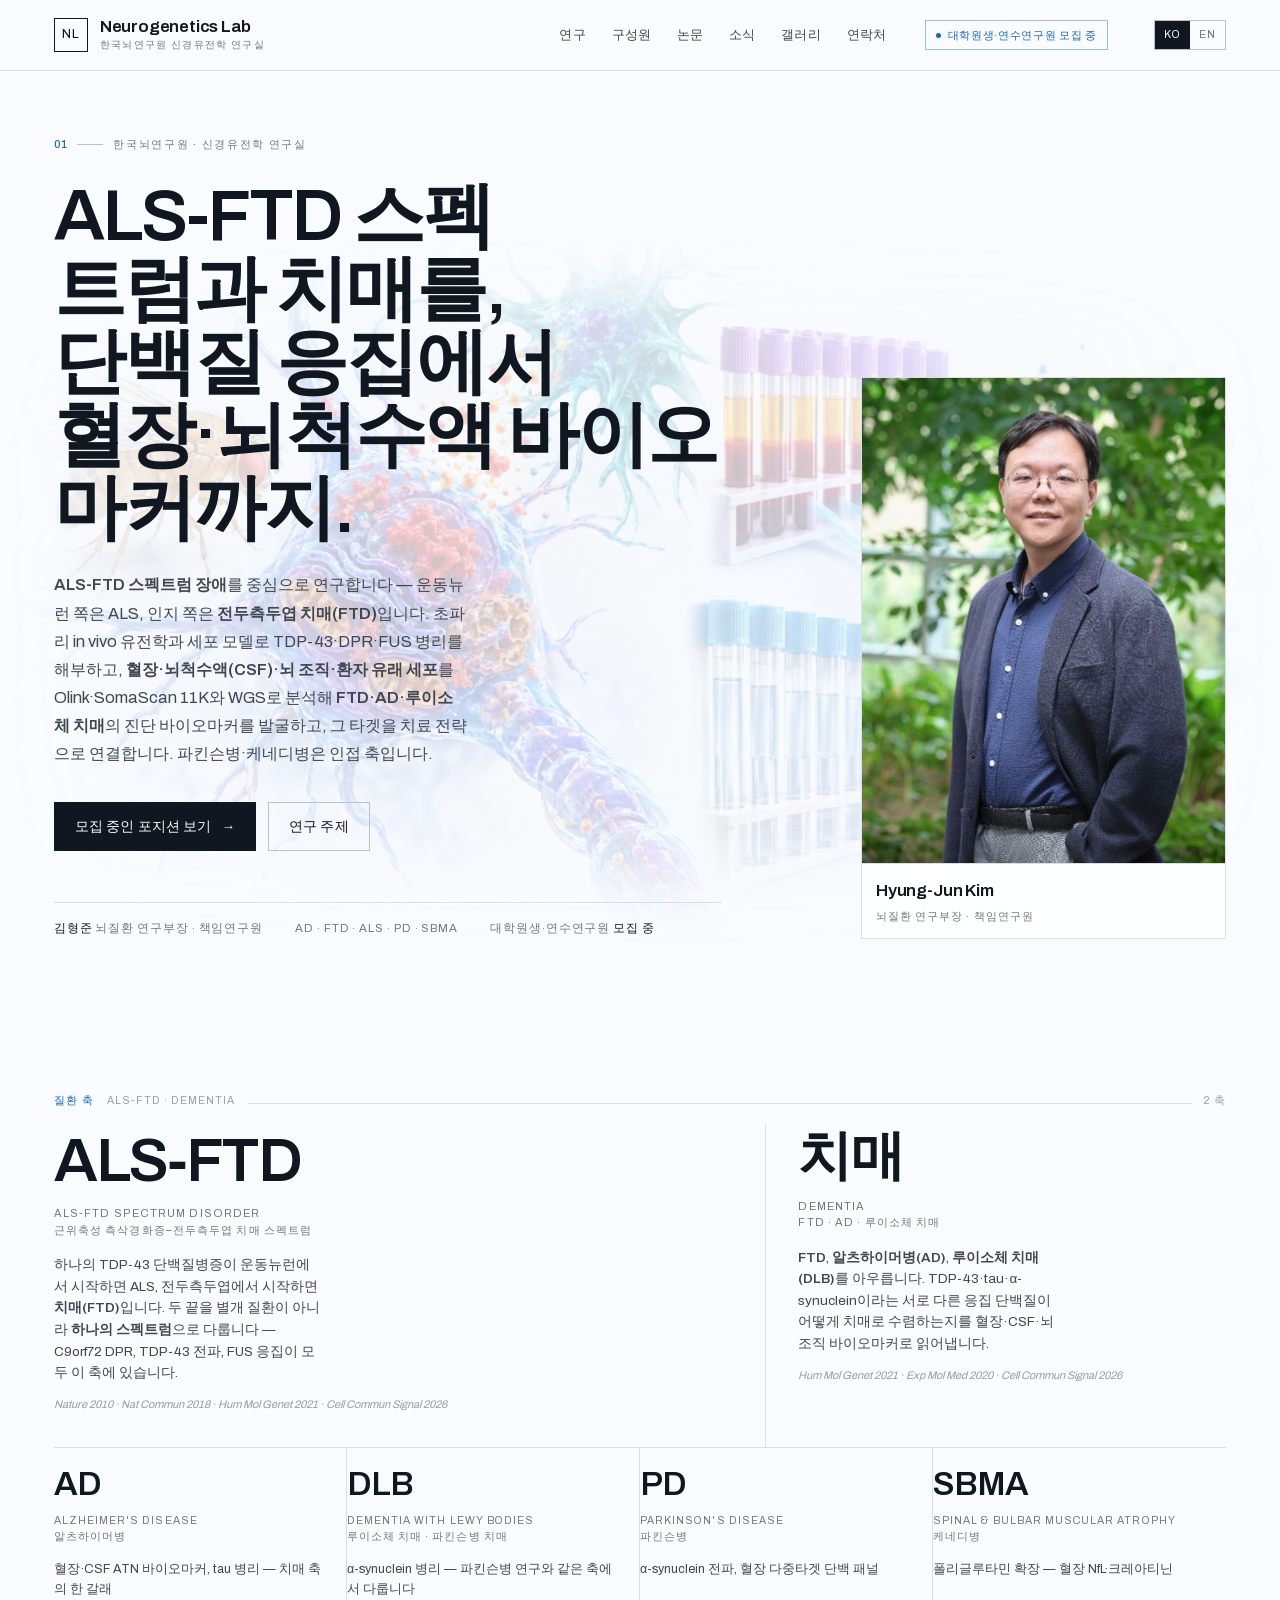
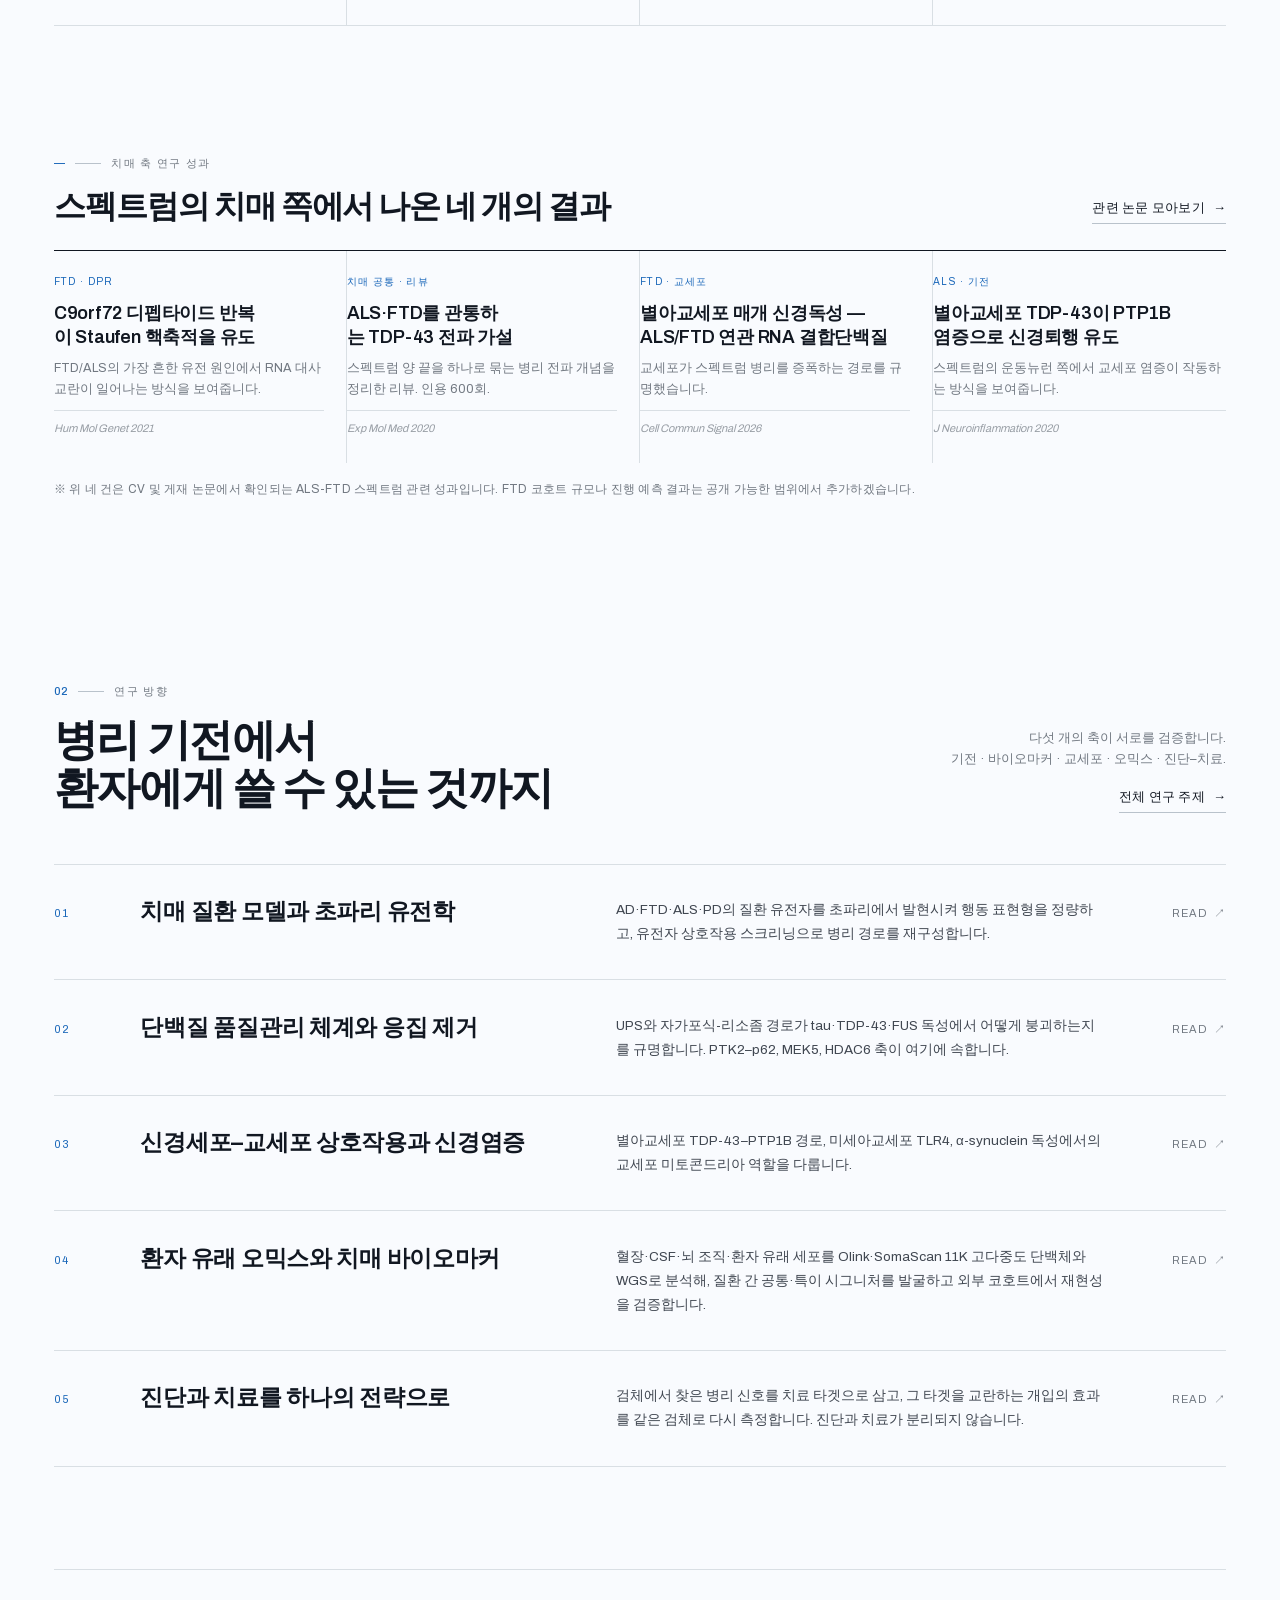
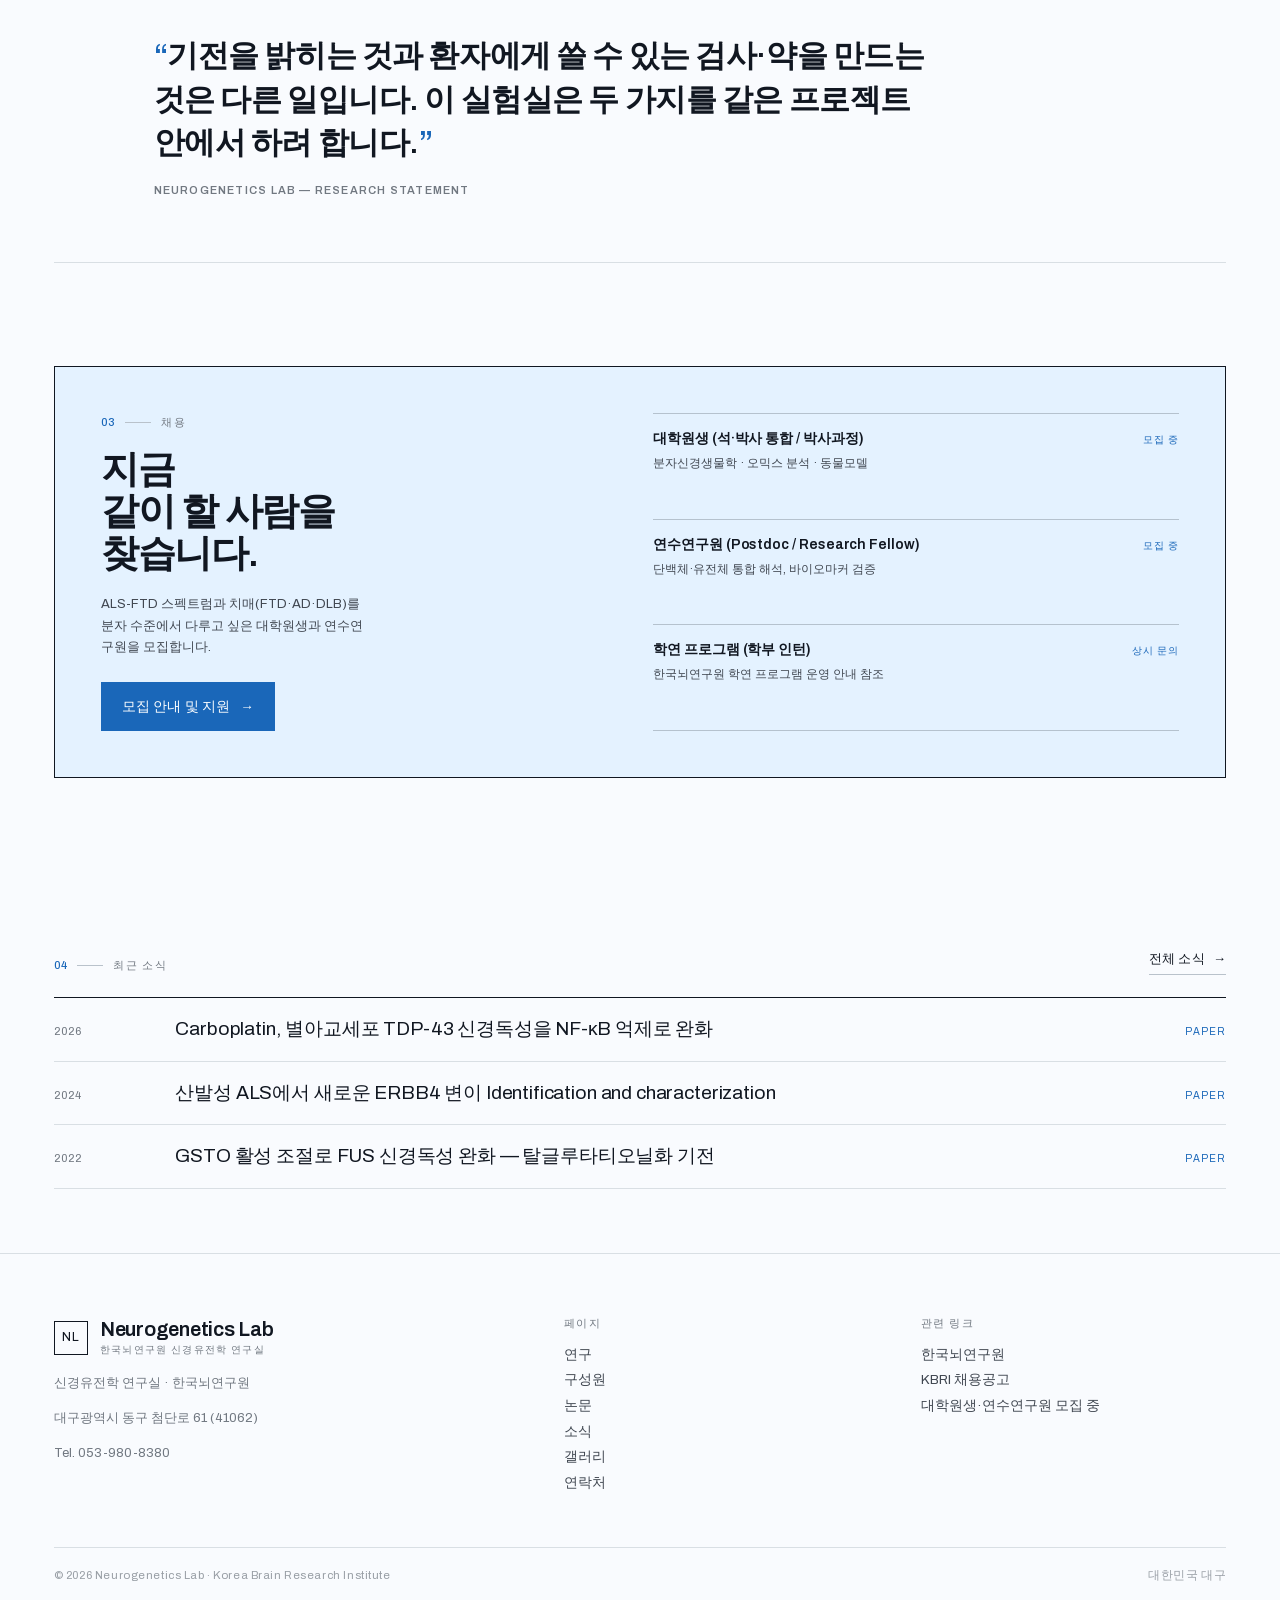
<file: index.html>
<!DOCTYPE html>
<html lang="ko" data-palette="blue" data-type="serif">
<head>
<meta charset="utf-8">
<meta name="viewport" content="width=device-width, initial-scale=1">
<title>Neurogenetics Lab — 한국뇌연구원 신경유전학 연구실</title>
<meta name="description" content="신경유전학 연구실은 ALS-FTD 스펙트럼 장애와 치매(FTD·AD·루이소체 치매)의 단백질 응집 병리와 혈장·뇌척수액 바이오마커를 연구합니다. 한국뇌연구원. 대학원생·연수연구원 모집 중.">
<meta property="og:type" content="website">
<meta property="og:site_name" content="Neurogenetics Lab">
<meta property="og:locale" content="ko_KR">
<meta property="og:locale:alternate" content="en_US">
<meta property="og:title" content="Neurogenetics Lab — 한국뇌연구원 신경유전학 연구실">
<meta property="og:description" content="신경유전학 연구실은 ALS-FTD 스펙트럼 장애와 치매의 단백질 응집 병리와 혈장·뇌척수액 바이오마커를 연구합니다.">
<meta property="og:url" content="https://kijang1.github.io/neurogenetics-lab/">
<meta property="og:image" content="https://kijang1.github.io/neurogenetics-lab/assets/og-image.png">
<meta property="og:image:width" content="1200">
<meta property="og:image:height" content="630">
<meta name="twitter:card" content="summary_large_image">
<meta name="twitter:title" content="Neurogenetics Lab — 한국뇌연구원 신경유전학 연구실">
<meta name="twitter:description" content="신경유전학 연구실은 ALS-FTD 스펙트럼 장애와 치매의 단백질 응집 병리와 혈장·뇌척수액 바이오마커를 연구합니다.">
<meta name="twitter:image" content="https://kijang1.github.io/neurogenetics-lab/assets/og-image.png">
<link rel="canonical" href="https://kijang1.github.io/neurogenetics-lab/">
<link rel="icon" href="assets/favicon.svg" type="image/svg+xml">
<link rel="icon" href="assets/favicon-32.png" sizes="32x32" type="image/png">
<link rel="apple-touch-icon" href="assets/favicon-180.png">
<link rel="stylesheet" href="assets/fonts.css">
<link rel="stylesheet" href="assets/site.css">
<link rel="stylesheet" href="assets/pages.css">
</head>
<body data-palette="blue" data-type="serif" data-lang="ko">

<header id="site-head"></header>

<main>

  <!-- ============ HERO ============ -->
  <section class="hero">
    <div class="wrap">
      <div class="hero-grid">
        <div class="hero-copy">
          <div class="eyebrow"><span class="num">01</span><span class="dash"></span>
            <span data-ko>한국뇌연구원 · 신경유전학 연구실</span>
            <span data-en>Korea Brain Research Institute · Neurogenetics Lab</span>
          </div>
          <h1>
            <span data-ko>ALS-FTD 스펙트럼과 치매를,<br>단백질 응집에서<br>혈장·뇌척수액 바이오마커까지.</span>
            <span data-en>ALS-FTD spectrum and dementia —<br>from protein aggregation<br>to blood, CSF and tissue biomarkers.</span>
          </h1>
          <p class="lede">
            <span data-ko><strong>ALS-FTD 스펙트럼 장애</strong>를 중심으로 연구합니다 — 운동뉴런 쪽은 ALS, 인지 쪽은 <strong>전두측두엽 치매(FTD)</strong>입니다. 초파리 in vivo 유전학과 세포 모델로 TDP-43·DPR·FUS 병리를 해부하고, <strong>혈장·뇌척수액(CSF)·뇌 조직·환자 유래 세포</strong>를 Olink·SomaScan 11K와 WGS로 분석해 <strong>FTD·AD·루이소체 치매</strong>의 진단 바이오마커를 발굴하고, 그 타겟을 치료 전략으로 연결합니다. 파킨슨병·케네디병은 인접 축입니다.</span>
            <span data-en><strong>ALS-FTD spectrum disorder</strong> is the core: ALS at the motor-neuron end, <strong>frontotemporal dementia (FTD)</strong> at the cognitive end. Drosophila genetics and cell models dissect TDP-43, DPR and FUS pathology; <strong>plasma, CSF, brain tissue and patient-derived cells</strong> are analysed with Olink, SomaScan 11K and WGS to find early diagnostic biomarkers across <strong>FTD, AD and dementia with Lewy bodies</strong>. Parkinson's and Kennedy's disease sit on adjacent axes.</span>
          </p>
          <div class="hero-acts">
            <a class="btn" href="People.html#openings">
              <span data-ko>모집 중인 포지션 보기</span>
              <span data-en>See open positions</span>
              <span class="arw" aria-hidden="true">→</span>
            </a>
            <a class="btn btn--ghost" href="Research.html">
              <span data-ko>연구 주제</span>
              <span data-en>Research</span>
            </a>
          </div>
          <div class="hero-meta-row">
            <span data-ko><b>김형준</b> 뇌질환 연구부장 · 책임연구원</span>
            <span data-en><b>Hyung-Jun Kim</b> Dept. Chair · Principal Researcher</span>
            <span data-ko>AD · FTD · ALS · PD · SBMA</span>
            <span data-en>AD · FTD · ALS · PD · SBMA</span>
            <span data-ko>대학원생·연수연구원 <b>모집 중</b></span>
            <span data-en>Graduate students &amp; research fellows <b>open</b></span>
          </div>
        </div>

        <div class="hero-side">
          <figure class="portrait" style="margin:0">
            <img src="assets/portrait.jpg" alt="Hyung-Jun Kim, Principal Investigator">
            <figcaption class="portrait-cap">
              <strong>Hyung-Jun Kim</strong>
              <span data-ko>뇌질환 연구부장 · 책임연구원</span>
              <span data-en>Dept. Chair · Principal Researcher</span>
            </figcaption>
          </figure>
        </div>
      </div>
    </div>
  </section>

  <!-- ============ DISEASE INDEX ============ -->
  <section class="sec sec--tight">
    <div class="wrap">

      <div class="dz-grp">
        <span class="g-ko" data-ko>질환 축</span>
        <span class="g-ko" data-en>Disease axes</span>
        <span class="g-en">ALS-FTD · Dementia</span>
        <span class="g-line"></span>
        <span class="g-en" data-ko>2 축</span>
        <span class="g-en" data-en>2 axes</span>
      </div>

      <div class="dz-pair reveal">
        <div class="dz-big dz-big--wide">
          <span class="dz-code">ALS&#8209;FTD</span>
          <span class="dz-full" data-ko>ALS-FTD Spectrum Disorder<br>근위축성 측삭경화증–전두측두엽 치매 스펙트럼</span>
          <span class="dz-full" data-en>ALS-FTD Spectrum Disorder<br>motor neuron disease to frontotemporal dementia</span>
          <span class="dz-note" data-ko>하나의 TDP-43 단백질병증이 운동뉴런에서 시작하면 ALS, 전두측두엽에서 시작하면 <strong>치매(FTD)</strong>입니다. 두 끝을 별개 질환이 아니라 <strong>하나의 스펙트럼</strong>으로 다룹니다 — C9orf72 DPR, TDP-43 전파, FUS 응집이 모두 이 축에 있습니다.</span>
          <span class="dz-note" data-en>One TDP-43 proteinopathy: motor-neuron onset presents as ALS, frontal and temporal onset as <strong>dementia (FTD)</strong>. We treat the two ends as <strong>a single spectrum</strong> — C9orf72 DPR, TDP-43 propagation and FUS aggregation all sit here.</span>
          <span class="dz-ref" data-ko>Nature 2010 · Nat Commun 2018 · Hum Mol Genet 2021 · Cell Commun Signal 2026</span>
          <span class="dz-ref" data-en>Nature 2010 · Nat Commun 2018 · Hum Mol Genet 2021 · Cell Commun Signal 2026</span>
        </div>
        <div class="dz-big">
          <span class="dz-code">치매</span>
          <span class="dz-full" data-ko>Dementia<br>FTD · AD · 루이소체 치매</span>
          <span class="dz-full" data-en>Dementia<br>FTD · AD · DLB</span>
          <span class="dz-note" data-ko><strong>FTD</strong>, <strong>알츠하이머병(AD)</strong>, <strong>루이소체 치매(DLB)</strong>를 아우릅니다. TDP-43·tau·α-synuclein이라는 서로 다른 응집 단백질이 어떻게 치매로 수렴하는지를 혈장·CSF·뇌 조직 바이오마커로 읽어냅니다.</span>
          <span class="dz-note" data-en>Spanning <strong>FTD</strong>, <strong>Alzheimer's disease (AD)</strong> and <strong>dementia with Lewy bodies (DLB)</strong> — asking how distinct aggregating proteins (TDP-43, tau, α-synuclein) converge on dementia, read out through plasma, CSF and tissue biomarkers.</span>
          <span class="dz-ref" data-ko>Hum Mol Genet 2021 · Exp Mol Med 2020 · Cell Commun Signal 2026</span>
          <span class="dz-ref" data-en>Hum Mol Genet 2021 · Exp Mol Med 2020 · Cell Commun Signal 2026</span>
        </div>
      </div>

      <div class="dz-rest reveal">
        <div class="dz-cell">
          <span class="dz-code">AD</span>
          <span class="dz-full" data-ko>Alzheimer's Disease<br>알츠하이머병</span>
          <span class="dz-full" data-en>Alzheimer's Disease<br>amyloid &amp; tau</span>
          <span class="dz-note" data-ko>혈장·CSF ATN 바이오마커, tau 병리 — 치매 축의 한 갈래</span>
          <span class="dz-note" data-en>Plasma/CSF ATN biomarkers, tau pathology — one branch of the dementia axis</span>
        </div>
        <div class="dz-cell">
          <span class="dz-code">DLB</span>
          <span class="dz-full" data-ko>Dementia with Lewy Bodies<br>루이소체 치매 · 파킨슨병 치매</span>
          <span class="dz-full" data-en>Dementia with Lewy Bodies<br>incl. Parkinson's disease dementia</span>
          <span class="dz-note" data-ko>α-synuclein 병리 — 파킨슨병 연구와 같은 축에서 다룹니다</span>
          <span class="dz-note" data-en>α-synuclein pathology — treated on the same axis as Parkinson's disease</span>
        </div>
        <div class="dz-cell">
          <span class="dz-code">PD</span>
          <span class="dz-full" data-ko>Parkinson's Disease<br>파킨슨병</span>
          <span class="dz-full" data-en>Parkinson's Disease<br>α-synucleinopathy</span>
          <span class="dz-note" data-ko>α-synuclein 전파, 혈장 다중타겟 단백 패널</span>
          <span class="dz-note" data-en>α-synuclein propagation, plasma multitarget protein panel</span>
        </div>
        <div class="dz-cell">
          <span class="dz-code">SBMA</span>
          <span class="dz-full" data-ko>Spinal &amp; Bulbar Muscular Atrophy<br>케네디병</span>
          <span class="dz-full" data-en>Spinal &amp; Bulbar Muscular Atrophy<br>Kennedy's disease</span>
          <span class="dz-note" data-ko>폴리글루타민 확장 — 혈장 NfL·크레아티닌</span>
          <span class="dz-note" data-en>Polyglutamine expansion — plasma NfL and creatinine</span>
        </div>
      </div>

    </div>
  </section>

  <!-- ============ DEMENTIA FINDINGS ============ -->
  <section class="sec sec--tight">
    <div class="wrap">
      <div class="sec-head" style="margin-bottom:26px">
        <div class="sh-l">
          <div class="eyebrow"><span class="num">—</span><span class="dash"></span>
            <span data-ko>치매 축 연구 성과</span><span data-en>Dementia axis</span>
          </div>
          <h2 style="font-size:clamp(1.5rem,2.5vw,2.1rem)">
            <span data-ko>스펙트럼의 치매 쪽에서 나온 네 개의 결과</span>
            <span data-en>Four results from the dementia end of the spectrum</span>
          </h2>
        </div>
        <div class="sh-r">
          <a class="tlink" href="Publications.html">
            <span data-ko>관련 논문 모아보기</span><span data-en>Related papers</span>
            <span aria-hidden="true">→</span>
          </a>
        </div>
      </div>

      <div class="findings reveal">
        <div class="finding">
          <span class="f-k" data-ko>FTD · DPR</span><span class="f-k" data-en>FTD · DPR</span>
          <h4 data-ko>C9orf72 디펩타이드 반복이 Staufen 핵축적을 유도</h4>
          <h4 data-en>C9orf72 dipeptide repeats drive nuclear accumulation of Staufen</h4>
          <p data-ko>FTD/ALS의 가장 흔한 유전 원인에서 RNA 대사 교란이 일어나는 방식을 보여줍니다.</p>
          <p data-en>Shows how RNA metabolism is disrupted in the commonest genetic cause of FTD/ALS.</p>
          <span class="f-cite">Hum Mol Genet 2021</span>
        </div>
        <div class="finding">
          <span class="f-k" data-ko>치매 공통 · 리뷰</span><span class="f-k" data-en>Shared · review</span>
          <h4 data-ko>ALS·FTD를 관통하는 TDP-43 전파 가설</h4>
          <h4 data-en>TDP-43 propagation across the ALS-FTD spectrum</h4>
          <p data-ko>스펙트럼 양 끝을 하나로 묶는 병리 전파 개념을 정리한 리뷰. 인용 600회.</p>
          <p data-en>A review connecting both ends of the spectrum through pathological propagation — 600 citations.</p>
          <span class="f-cite">Exp Mol Med 2020</span>
        </div>
        <div class="finding">
          <span class="f-k" data-ko>FTD · 교세포</span><span class="f-k" data-en>FTD · glia</span>
          <h4 data-ko>별아교세포 매개 신경독성 — ALS/FTD 연관 RNA 결합단백질</h4>
          <h4 data-en>Astrocyte-mediated neurotoxicity from ALS/FTD RNA-binding proteins</h4>
          <p data-ko>교세포가 스펙트럼 병리를 증폭하는 경로를 규명했습니다.</p>
          <p data-en>Identifies how glia amplify pathology across the spectrum.</p>
          <span class="f-cite">Cell Commun Signal 2026</span>
        </div>
        <div class="finding">
          <span class="f-k" data-ko>ALS · 기전</span><span class="f-k" data-en>ALS · mechanism</span>
          <h4 data-ko>별아교세포 TDP-43이 PTP1B 염증으로 신경퇴행 유도</h4>
          <h4 data-en>Astrocytic TDP-43 drives neurodegeneration via PTP1B inflammation</h4>
          <p data-ko>스펙트럼의 운동뉴런 쪽에서 교세포 염증이 작동하는 방식을 보여줍니다.</p>
          <p data-en>Shows glial inflammation at the motor-neuron end of the spectrum.</p>
          <span class="f-cite">J Neuroinflammation 2020</span>
        </div>
      </div>

      <p class="center-note" data-ko>※ 위 네 건은 CV 및 게재 논문에서 확인되는 ALS-FTD 스펙트럼 관련 성과입니다. FTD 코호트 규모나 진행 예측 결과는 공개 가능한 범위에서 추가하겠습니다.</p>
      <p class="center-note" data-en>※ These four are confirmed from the CV and published papers, all on the ALS-FTD spectrum. FTD cohort sizes and progression-prediction results can be added once cleared for disclosure.</p>
    </div>
  </section>

  <!-- ============ RESEARCH PREVIEW ============ -->
  <section class="sec">
    <div class="wrap">
      <div class="sec-head">
        <div class="sh-l">
          <div class="eyebrow"><span class="num">02</span><span class="dash"></span>
            <span data-ko>연구 방향</span><span data-en>Research</span>
          </div>
          <h2>
            <span data-ko>병리 기전에서<br>환자에게 쓸 수 있는 것까지</span>
            <span data-en>From mechanism<br>to something a patient can use</span>
          </h2>
        </div>
        <div class="sh-r">
          <p class="small">
            <span data-ko>다섯 개의 축이 서로를 검증합니다.<br>기전 · 바이오마커 · 교세포 · 오믹스 · 진단–치료.</span>
            <span data-en>Five axes that validate each other:<br>mechanism, biomarkers, glia, omics, diagnosis–therapy.</span>
          </p>
          <a class="tlink mt-24" href="Research.html" style="margin-top:16px">
            <span data-ko>전체 연구 주제</span><span data-en>All research themes</span>
            <span aria-hidden="true">→</span>
          </a>
        </div>
      </div>

      <div class="res-list">
        <a class="res-row reveal" href="Research.html#t1">
          <span class="res-num">01</span>
          <span class="res-title">
            <span data-ko>치매 질환 모델과 초파리 유전학</span>
            <span data-en>Dementia models and Drosophila genetics</span>
          </span>
          <span class="res-body">
            <span data-ko>AD·FTD·ALS·PD의 질환 유전자를 초파리에서 발현시켜 행동 표현형을 정량하고, 유전자 상호작용 스크리닝으로 병리 경로를 재구성합니다.</span>
            <span data-en>Disease genes from AD, FTD, ALS and PD are expressed in Drosophila, phenotypes quantified, and genetic interaction screens reconstruct the pathological pathway.</span>
          </span>
          <span class="res-go">Read <span aria-hidden="true">↗</span></span>
        </a>

        <a class="res-row reveal" href="Research.html#t2">
          <span class="res-num">02</span>
          <span class="res-title">
            <span data-ko>단백질 품질관리 체계와 응집 제거</span>
            <span data-en>Protein quality control and aggregate clearance</span>
          </span>
          <span class="res-body">
            <span data-ko>UPS와 자가포식-리소좀 경로가 tau·TDP-43·FUS 독성에서 어떻게 붕괴하는지를 규명합니다. PTK2–p62, MEK5, HDAC6 축이 여기에 속합니다.</span>
            <span data-en>How the UPS and autophagy–lysosome pathway collapse under tau, TDP-43 and FUS toxicity — the PTK2–p62, MEK5 and HDAC6 axes.</span>
          </span>
          <span class="res-go">Read <span aria-hidden="true">↗</span></span>
        </a>

        <a class="res-row reveal" href="Research.html#t3">
          <span class="res-num">03</span>
          <span class="res-title">
            <span data-ko>신경세포–교세포 상호작용과 신경염증</span>
            <span data-en>Neuron–glia interaction and neuroinflammation</span>
          </span>
          <span class="res-body">
            <span data-ko>별아교세포 TDP-43–PTP1B 경로, 미세아교세포 TLR4, α-synuclein 독성에서의 교세포 미토콘드리아 역할을 다룹니다.</span>
            <span data-en>The astrocytic TDP-43–PTP1B route, microglial TLR4, and the role of glial mitochondria in α-synuclein toxicity.</span>
          </span>
          <span class="res-go">Read <span aria-hidden="true">↗</span></span>
        </a>

        <a class="res-row reveal" href="Research.html#t4">
          <span class="res-num">04</span>
          <span class="res-title">
            <span data-ko>환자 유래 오믹스와 치매 바이오마커</span>
            <span data-en>Patient omics and dementia biomarkers</span>
          </span>
          <span class="res-body">
            <span data-ko>혈장·CSF·뇌 조직·환자 유래 세포를 Olink·SomaScan 11K 고다중도 단백체와 WGS로 분석해, 질환 간 공통·특이 시그니처를 발굴하고 외부 코호트에서 재현성을 검증합니다.</span>
            <span data-en>Plasma, CSF, brain tissue and patient-derived cells analysed on high-plex Olink and SomaScan 11K platforms with WGS, to find shared and disease-specific signatures replicated in external cohorts.</span>
          </span>
          <span class="res-go">Read <span aria-hidden="true">↗</span></span>
        </a>

        <a class="res-row reveal" href="Research.html#t5">
          <span class="res-num">05</span>
          <span class="res-title">
            <span data-ko>진단과 치료를 하나의 전략으로</span>
            <span data-en>Diagnosis and therapy as one strategy</span>
          </span>
          <span class="res-body">
            <span data-ko>검체에서 찾은 병리 신호를 치료 타겟으로 삼고, 그 타겟을 교란하는 개입의 효과를 같은 검체로 다시 측정합니다. 진단과 치료가 분리되지 않습니다.</span>
            <span data-en>A pathological signal found in a specimen becomes the target; the effect of an intervention is measured back in the same specimen. Diagnosis and therapy are not separated.</span>
          </span>
          <span class="res-go">Read <span aria-hidden="true">↗</span></span>
        </a>
      </div>
    </div>
  </section>

  <!-- ============ PULL QUOTE ============ -->
  <section class="wrap">
    <div class="pull">
      <blockquote>
        <span data-ko><span class="q">“</span>기전을 밝히는 것과 환자에게 쓸 수 있는 검사·약을 만드는 것은 다른 일입니다. 이 실험실은 두 가지를 같은 프로젝트 안에서 하려 합니다.<span class="q">”</span></span>
        <span data-en><span class="q">“</span>Finding a mechanism and building an assay or a drug a patient can use are different jobs. This lab tries to do both inside the same project.<span class="q">”</span></span>
        <cite>Neurogenetics Lab — Research statement</cite>
      </blockquote>
    </div>
  </section>

  <!-- ============ RECRUIT BAND ============ -->
  <section class="sec" id="openings">
    <div class="wrap">
      <div class="open-band reveal">
        <div>
          <div class="eyebrow"><span class="num">03</span><span class="dash"></span>
            <span data-ko>채용</span><span data-en>Openings</span>
          </div>
          <h2 style="margin-top:16px">
            <span data-ko>지금<br>같이 할 사람을<br>찾습니다.</span>
            <span data-en>We are looking<br>for people to<br>work with.</span>
          </h2>
          <p class="small" style="margin-top:20px;max-width:34ch">
            <span data-ko>ALS-FTD 스펙트럼과 치매(FTD·AD·DLB)를 분자 수준에서 다루고 싶은 대학원생과 연수연구원을 모집합니다.</span>
            <span data-en>Recruiting graduate students and research fellows who want to work on the ALS-FTD spectrum and dementia (FTD, AD, DLB) at the molecular level.</span>
          </p>
          <a class="btn btn--accent mt-24" href="People.html#openings" style="margin-top:24px">
            <span data-ko>모집 안내 및 지원</span><span data-en>Openings &amp; how to apply</span>
            <span class="arw" aria-hidden="true">→</span>
          </a>
        </div>
        <div class="open-list">
          <div class="open-item">
            <div>
              <strong data-ko>대학원생 (석·박사 통합 / 박사과정)</strong>
              <strong data-en>Graduate student (MS/PhD integrated, PhD)</strong>
              <span class="s" data-ko>분자신경생물학 · 오믹스 분석 · 동물모델</span>
              <span class="s" data-en>Molecular neurobiology · omics analysis · animal models</span>
            </div>
            <span class="state" data-ko>모집 중</span><span class="state" data-en>Open</span>
          </div>
          <div class="open-item">
            <div>
              <strong data-ko>연수연구원 (Postdoc / Research Fellow)</strong>
              <strong data-en>Research fellow (postdoc)</strong>
              <span class="s" data-ko>단백체·유전체 통합 해석, 바이오마커 검증</span>
              <span class="s" data-en>Proteogenomic integration, biomarker validation</span>
            </div>
            <span class="state" data-ko>모집 중</span><span class="state" data-en>Open</span>
          </div>
          <div class="open-item">
            <div>
              <strong data-ko>학연 프로그램 (학부 인턴)</strong>
              <strong data-en>Undergraduate internship</strong>
              <span class="s" data-ko>한국뇌연구원 학연 프로그램 운영 안내 참조</span>
              <span class="s" data-en>See the KBRI academic-affiliation program</span>
            </div>
            <span class="state" data-ko>상시 문의</span><span class="state" data-en>Enquire</span>
          </div>
        </div>
      </div>
    </div>
  </section>

  <!-- ============ NEWS TEASER ============ -->
  <section class="sec sec--tight">
    <div class="wrap">
      <div class="sec-head" style="margin-bottom:22px">
        <div class="sh-l">
          <div class="eyebrow"><span class="num">04</span><span class="dash"></span>
            <span data-ko>최근 소식</span><span data-en>Latest</span>
          </div>
        </div>
        <div class="sh-r">
          <a class="tlink" href="News.html"><span data-ko>전체 소식</span><span data-en>All news</span><span aria-hidden="true">→</span></a>
        </div>
      </div>
      <div class="teaser">
        <a href="Publications.html#p2026">
          <span class="d">2026</span>
          <span class="t">
            <span data-ko>Carboplatin, 별아교세포 TDP-43 신경독성을 NF-κB 억제로 완화</span>
            <span data-en>Carboplatin alleviates astrocytic TDP-43 neurotoxicity via NF-κB inhibition</span>
          </span>
          <span class="a">Paper</span>
        </a>
        <a href="Publications.html#p2024">
          <span class="d">2024</span>
          <span class="t">
            <span data-ko>산발성 ALS에서 새로운 ERBB4 변이 Identification and characterization</span>
            <span data-en>Identification and characterization of a novel ERBB4 variant in sporadic ALS</span>
          </span>
          <span class="a">Paper</span>
        </a>
        <a href="Publications.html#p2022">
          <span class="d">2022</span>
          <span class="t">
            <span data-ko>GSTO 활성 조절로 FUS 신경독성 완화 — 탈글루타티오닐화 기전</span>
            <span data-en>Therapeutic modulation of GSTO activity rescues FUS neurotoxicity</span>
          </span>
          <span class="a">Paper</span>
        </a>
      </div>
    </div>
  </section>

</main>

<footer id="site-foot"></footer>

<script src="assets/image_slot.js"></script>
<script>window.__TWEAK_DEFAULTS = /*EDITMODE-BEGIN*/{
  "palette": "blue",
  "type": "sans",
  "atlas": "on"
}/*EDITMODE-END*/;</script>
<script>window.__PUBLIC_BUILD = true;</script>
<script src="assets/site.js"></script>
</body>
</html>
</file>
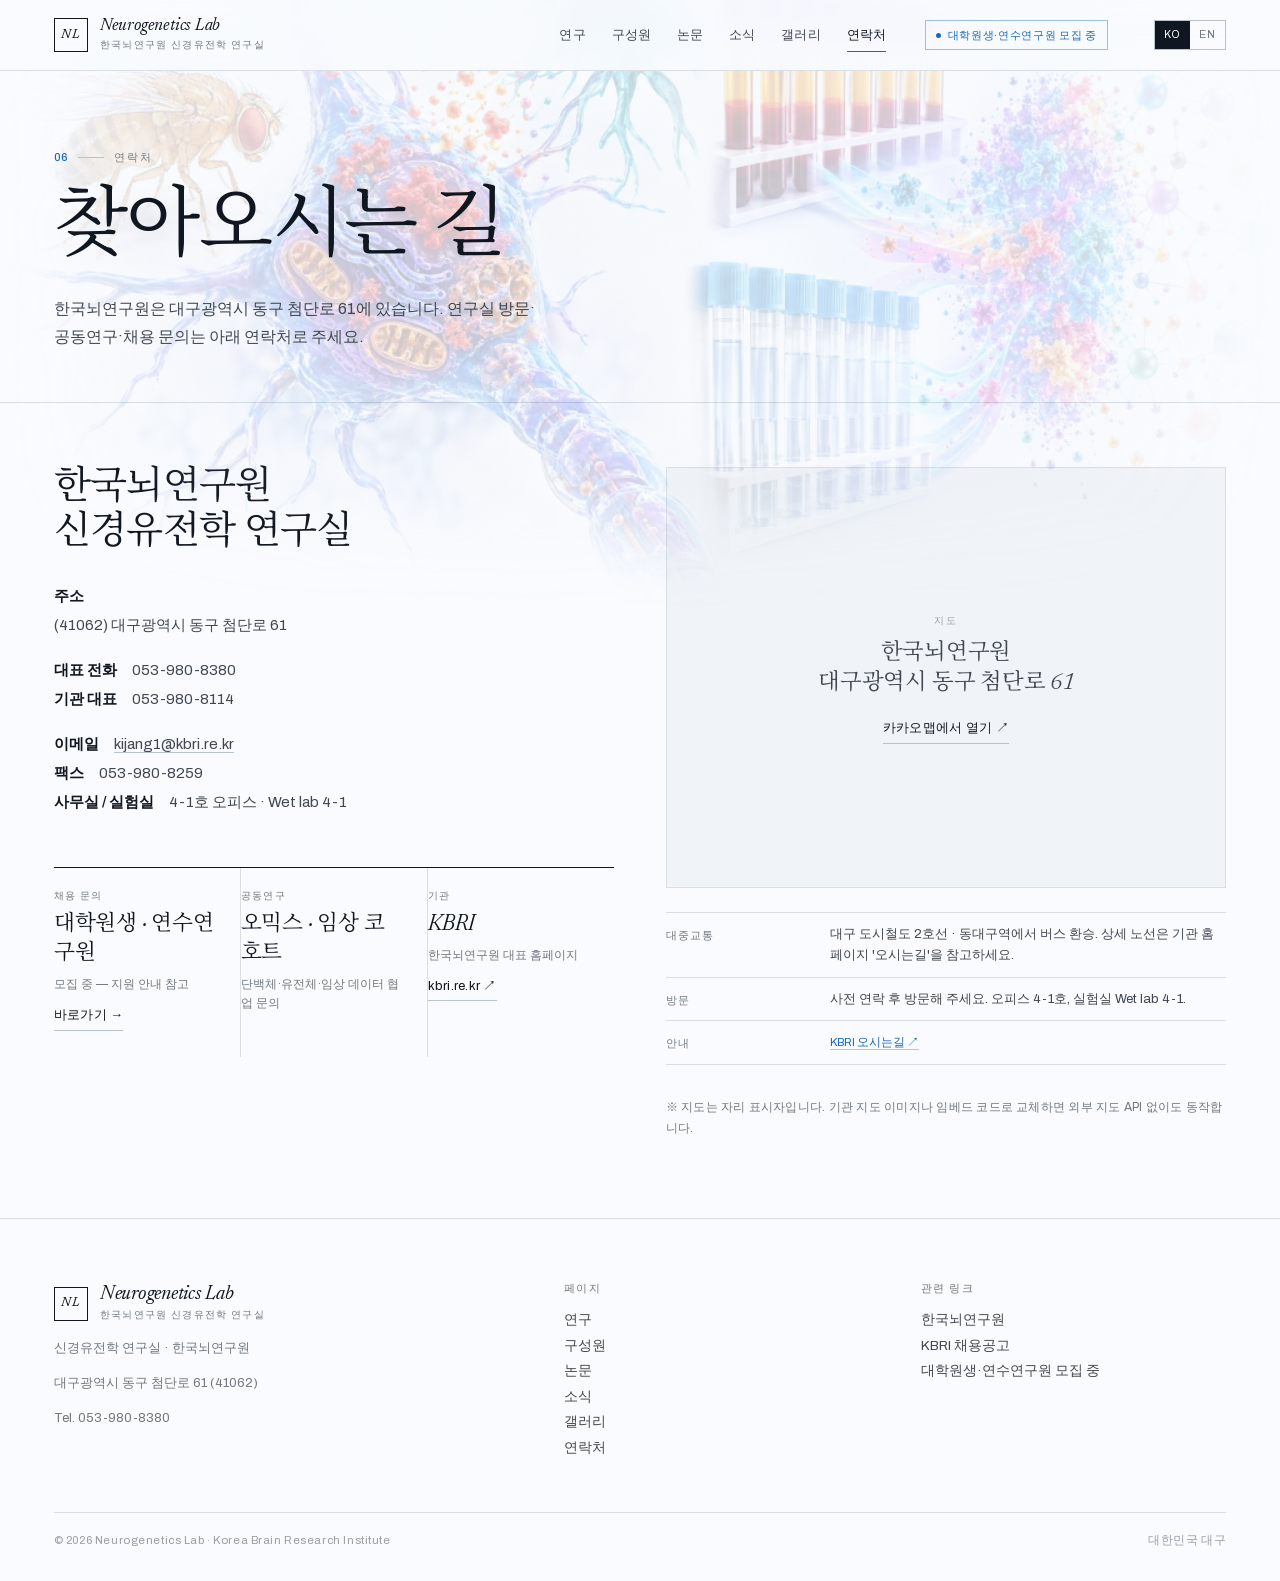
<file: Contact.html>
<!DOCTYPE html>
<html lang="ko" data-palette="blue" data-type="serif">
<head>
<meta charset="utf-8">
<meta name="viewport" content="width=device-width, initial-scale=1">
<title>Contact — Neurogenetics Lab</title>
<meta name="description" content="신경유전학 연구실 연락처 — 한국뇌연구원, 대구광역시 동구 첨단로 61. Tel. 053-980-8380.">
<meta property="og:type" content="website">
<meta property="og:site_name" content="Neurogenetics Lab">
<meta property="og:locale" content="ko_KR">
<meta property="og:locale:alternate" content="en_US">
<meta property="og:title" content="연락처 — Neurogenetics Lab">
<meta property="og:description" content="한국뇌연구원 신경유전학 연구실. 대구광역시 동구 첨단로 61.">
<meta property="og:url" content="https://kijang1.github.io/neurogenetics-lab/Contact.html">
<meta property="og:image" content="https://kijang1.github.io/neurogenetics-lab/assets/og-image.png">
<meta property="og:image:width" content="1200">
<meta property="og:image:height" content="630">
<meta name="twitter:card" content="summary_large_image">
<meta name="twitter:title" content="연락처 — Neurogenetics Lab">
<meta name="twitter:description" content="한국뇌연구원 신경유전학 연구실. 대구광역시 동구 첨단로 61.">
<meta name="twitter:image" content="https://kijang1.github.io/neurogenetics-lab/assets/og-image.png">
<link rel="canonical" href="https://kijang1.github.io/neurogenetics-lab/Contact.html">
<link rel="icon" href="assets/favicon.svg" type="image/svg+xml">
<link rel="icon" href="assets/favicon-32.png" sizes="32x32" type="image/png">
<link rel="apple-touch-icon" href="assets/favicon-180.png">
<link rel="stylesheet" href="assets/fonts.css">
<link rel="stylesheet" href="assets/site.css">
<link rel="stylesheet" href="assets/pages.css">
</head>
<body data-lang="ko">

<header id="site-head"></header>

<main>

  <section class="page-hero">
    <div class="wrap">
      <div class="eyebrow"><span class="num">06</span><span class="dash"></span>
        <span data-ko>연락처</span><span data-en>Contact</span>
      </div>
      <h1>
        <span data-ko>찾아오시는 길</span><span data-en>Find us</span>
      </h1>
      <p class="lede">
        <span data-ko>한국뇌연구원은 대구광역시 동구 첨단로 61에 있습니다. 연구실 방문·공동연구·채용 문의는 아래 연락처로 주세요.</span>
        <span data-en>The Korea Brain Research Institute is at 61 Cheomdan-ro, Dong-gu, Daegu. Use the contacts below for visits, collaborations and hiring enquiries.</span>
      </p>
    </div>
  </section>

  <section class="sec sec--tight">
    <div class="wrap">
      <div class="contact-grid">

        <div class="addr-block">
          <h2>
            <span data-ko>한국뇌연구원<br>신경유전학 연구실</span>
            <span data-en>Neurogenetics Lab<br>Korea Brain Research Institute</span>
          </h2>
          <div class="lines">
            <span data-ko><b>주소</b></span><span data-en><b>Address</b></span>
            <span data-ko>(41062) 대구광역시 동구 첨단로 61</span>
            <span data-en>61 Cheomdan-ro, Dong-gu, Daegu 41062, Republic of Korea</span>
            <span style="height:14px"></span>
            <span data-ko><b>대표 전화</b>　053-980-8380</span>
            <span data-en><b>Lab phone</b>　+82 53 980 8380</span>
            <span data-ko><b>기관 대표</b>　053-980-8114</span>
            <span data-en><b>Institute</b>　+82 53 980 8114</span>
            <span style="height:14px"></span>
            <span data-ko><b>이메일</b>　<a class="email-link" href="#" aria-label="email" style="border-bottom:1px solid var(--rule-strong)"><span class="email-text"></span></a></span>
            <span data-en><b>Email</b>　<a class="email-link" href="#" aria-label="email" style="border-bottom:1px solid var(--rule-strong)"><span class="email-text"></span></a></span>
            <span data-ko><b>팩스</b>　053-980-8259</span>
            <span data-en><b>Fax</b>　+82 53 980 8259</span>
            <span data-ko><b>사무실 / 실험실</b>　4-1호 오피스 · Wet lab 4-1</span>
            <span data-en><b>Office / Lab</b>　Office 4-1 · Wet lab 4-1</span>
          </div>

          <div class="contact-cards">
            <div class="ccard">
              <h4 data-ko>채용 문의</h4><h4 data-en>Hiring</h4>
              <span class="v" data-ko>대학원생 · 연수연구원</span>
              <span class="v" data-en>Students · fellows</span>
              <p class="n" data-ko>모집 중 — 지원 안내 참고</p>
              <p class="n" data-en>Open — see application guidance</p>
              <a class="tlink" href="People.html#openings" style="margin-top:10px" data-ko>바로가기 →</a>
              <a class="tlink" href="People.html#openings" style="margin-top:10px" data-en>Go →</a>
            </div>
            <div class="ccard">
              <h4 data-ko>공동연구</h4><h4 data-en>Collaboration</h4>
              <span class="v" data-ko>오믹스 · 임상 코호트</span>
              <span class="v" data-en>Omics · clinical cohorts</span>
              <p class="n" data-ko>단백체·유전체·임상 데이터 협업 문의</p>
              <p class="n" data-en>Proteomic, genomic and clinical data partnerships</p>
            </div>
            <div class="ccard">
              <h4 data-ko>기관</h4><h4 data-en>Institute</h4>
              <span class="v">KBRI</span>
              <p class="n" data-ko>한국뇌연구원 대표 홈페이지</p>
              <p class="n" data-en>Korea Brain Research Institute</p>
              <a class="tlink" href="https://www.kbri.re.kr/" target="_blank" rel="noopener" style="margin-top:10px">kbri.re.kr ↗</a>
            </div>
          </div>
        </div>

        <div>
          <!-- map placeholder: replace with an embedded map or static map image -->
          <div class="map-slot" style="display:grid;place-content:center;text-align:center;padding:30px">
            <div>
              <div style="font-size:10px;letter-spacing:0.16em;text-transform:uppercase;color:var(--faint);margin-bottom:10px" data-ko>지도</div>
              <div style="font-size:10px;letter-spacing:0.16em;text-transform:uppercase;color:var(--faint);margin-bottom:10px" data-en>Map</div>
              <div style="font-family:var(--font-display);font-size:clamp(1.1rem,1.8vw,1.4rem);line-height:1.35;letter-spacing:-0.01em;color:var(--ink-soft);max-width:24ch" data-ko>한국뇌연구원<br>대구광역시 동구 첨단로 61</div>
              <div style="font-family:var(--font-display);font-size:clamp(1.1rem,1.8vw,1.4rem);line-height:1.35;letter-spacing:-0.01em;color:var(--ink-soft);max-width:24ch" data-en>Korea Brain Research Institute<br>61 Cheomdan-ro, Dong-gu, Daegu</div>
              <a class="tlink" href="https://map.kakao.com/?q=한국뇌연구원" target="_blank" rel="noopener" style="margin-top:18px">카카오맵에서 열기 ↗</a>
            </div>
          </div>

          <dl class="dl" style="margin-top:24px">
            <div class="dl-row"><dt data-ko>대중교통</dt><dt data-en>Transit</dt>
              <dd data-ko>대구 도시철도 2호선 · 동대구역에서 버스 환승. 상세 노선은 기관 홈페이지 '오시는길'을 참고하세요.</dd>
              <dd data-en>Daegu Metro Line 2 with a bus transfer from Dongdaegu Station. See the institute's directions page for routes.</dd></div>
            <div class="dl-row"><dt data-ko>방문</dt><dt data-en>Visits</dt>
              <dd data-ko>사전 연락 후 방문해 주세요. 오피스 4-1호, 실험실 Wet lab 4-1.</dd>
              <dd data-en>Please arrange visits in advance. Office 4-1; Wet lab 4-1.</dd></div>
            <div class="dl-row"><dt data-ko>안내</dt><dt data-en>Directions</dt>
              <dd><a class="pub-doi" href="https://www.kbri.re.kr/new/pages/sub/page.html?mc=0383" target="_blank" rel="noopener">KBRI 오시는길 ↗</a></dd></div>
          </dl>
          <p class="center-note" data-ko>※ 지도는 자리 표시자입니다. 기관 지도 이미지나 임베드 코드로 교체하면 외부 지도 API 없이도 동작합니다.</p>
          <p class="center-note" data-en>※ The map area is a placeholder. Replace it with an institute map image or an embed; no external map API is required.</p>
        </div>

      </div>
    </div>
  </section>

</main>

<footer id="site-foot"></footer>

<script>window.__TWEAK_DEFAULTS = /*EDITMODE-BEGIN*/{
  "palette": "blue",
  "type": "serif",
  "atlas": "on"
}/*EDITMODE-END*/;</script>
<script>
/* Address assembled at runtime so the raw string never appears in the markup. */
(function () {
  var u = 'kijang1', d = 'kbri.re.kr';
  var addr = u + '\u0040' + d;
  document.querySelectorAll('.email-link').forEach(function (a) {
    a.href = 'mail' + 'to:' + addr;
    var txt = a.querySelector('.email-text');
    if (txt) txt.textContent = addr; else a.textContent = addr;
  });
})();
</script>
<script>window.__PUBLIC_BUILD = true;</script>
<script src="assets/site.js"></script>
</body>
</html>
</file>
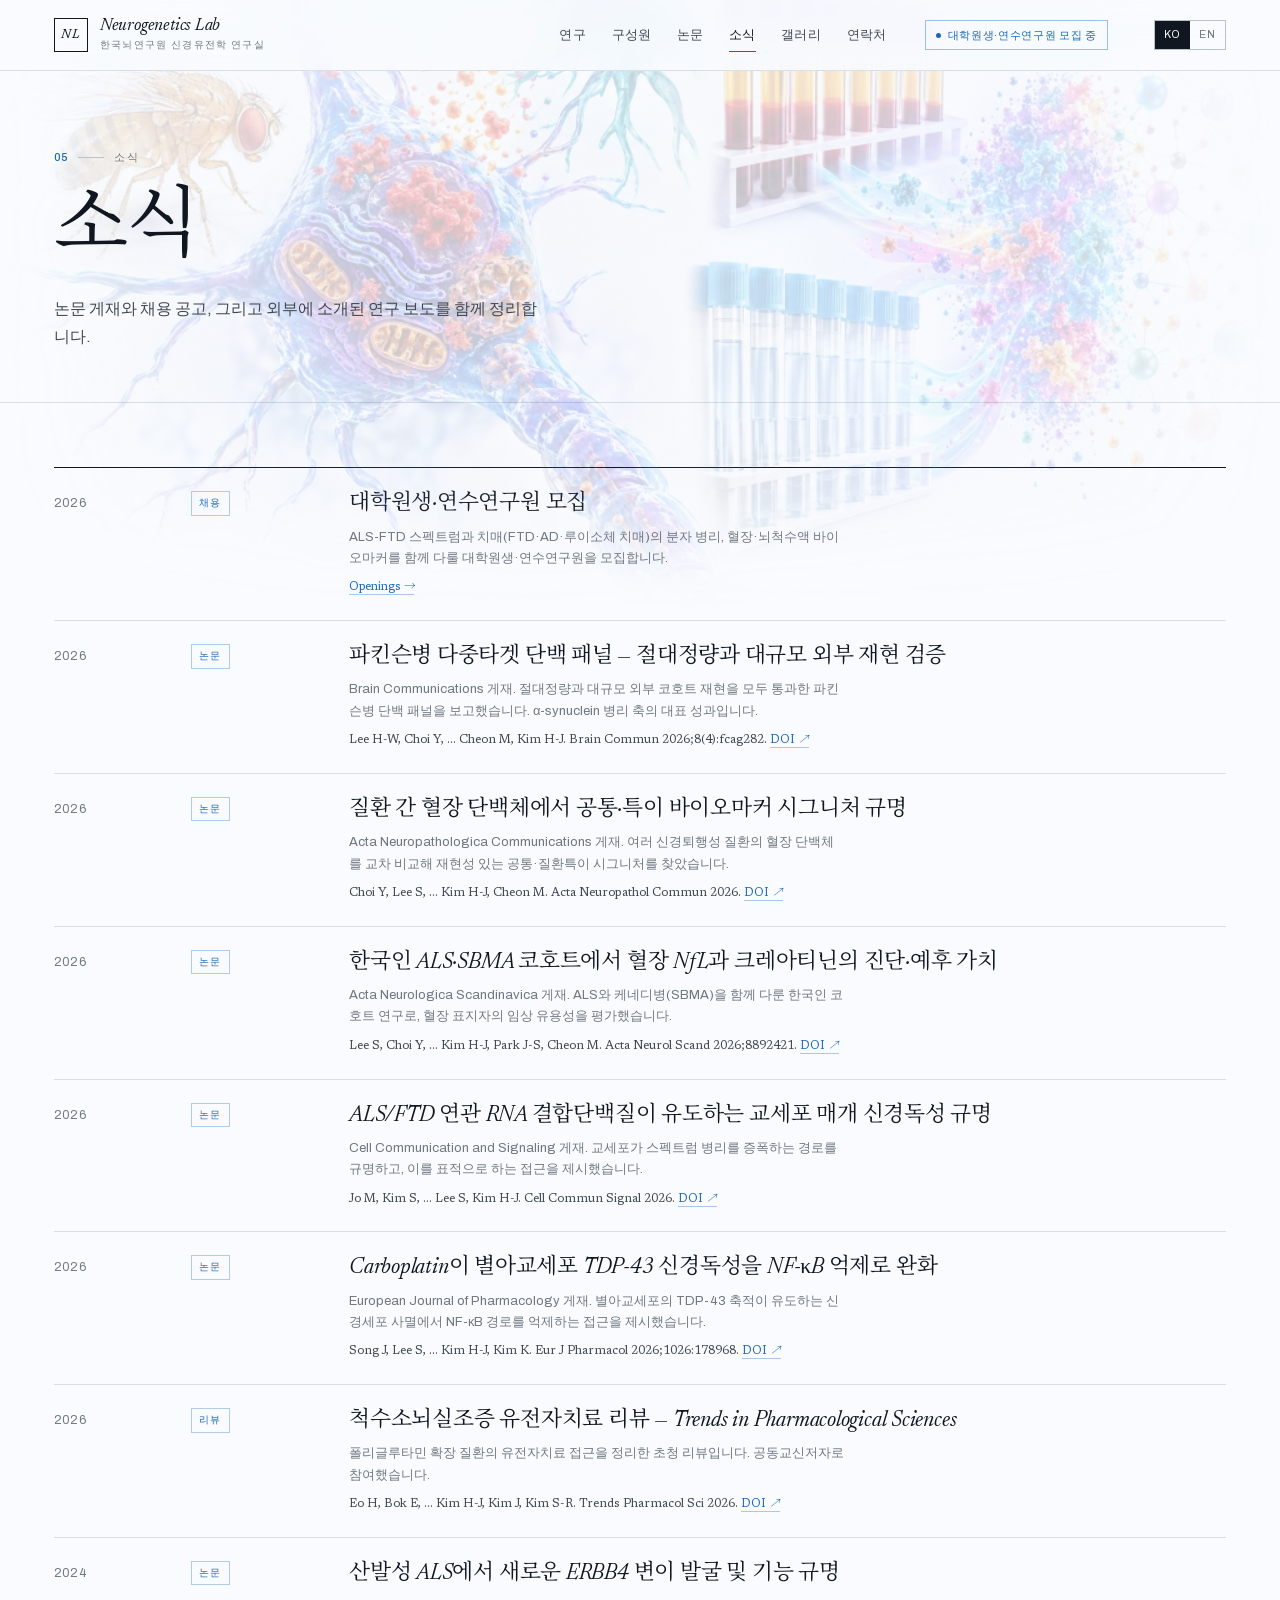
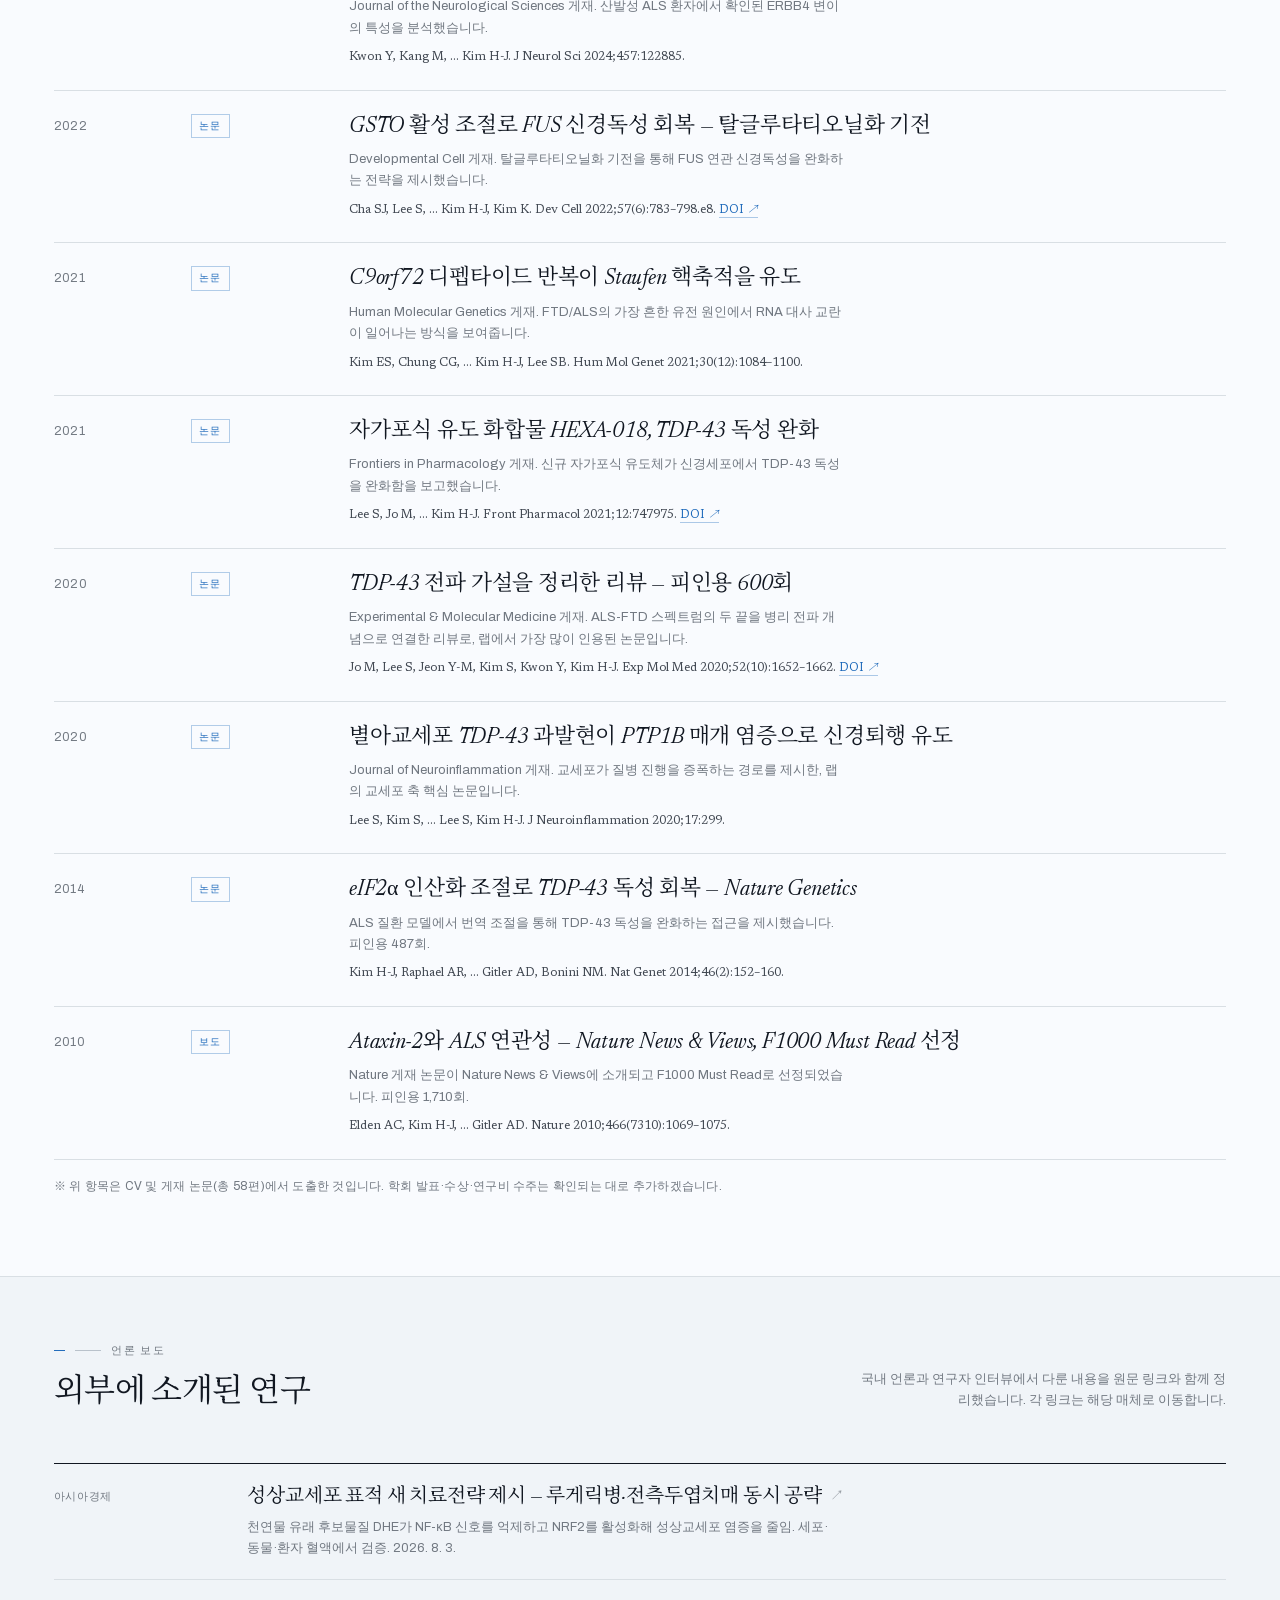
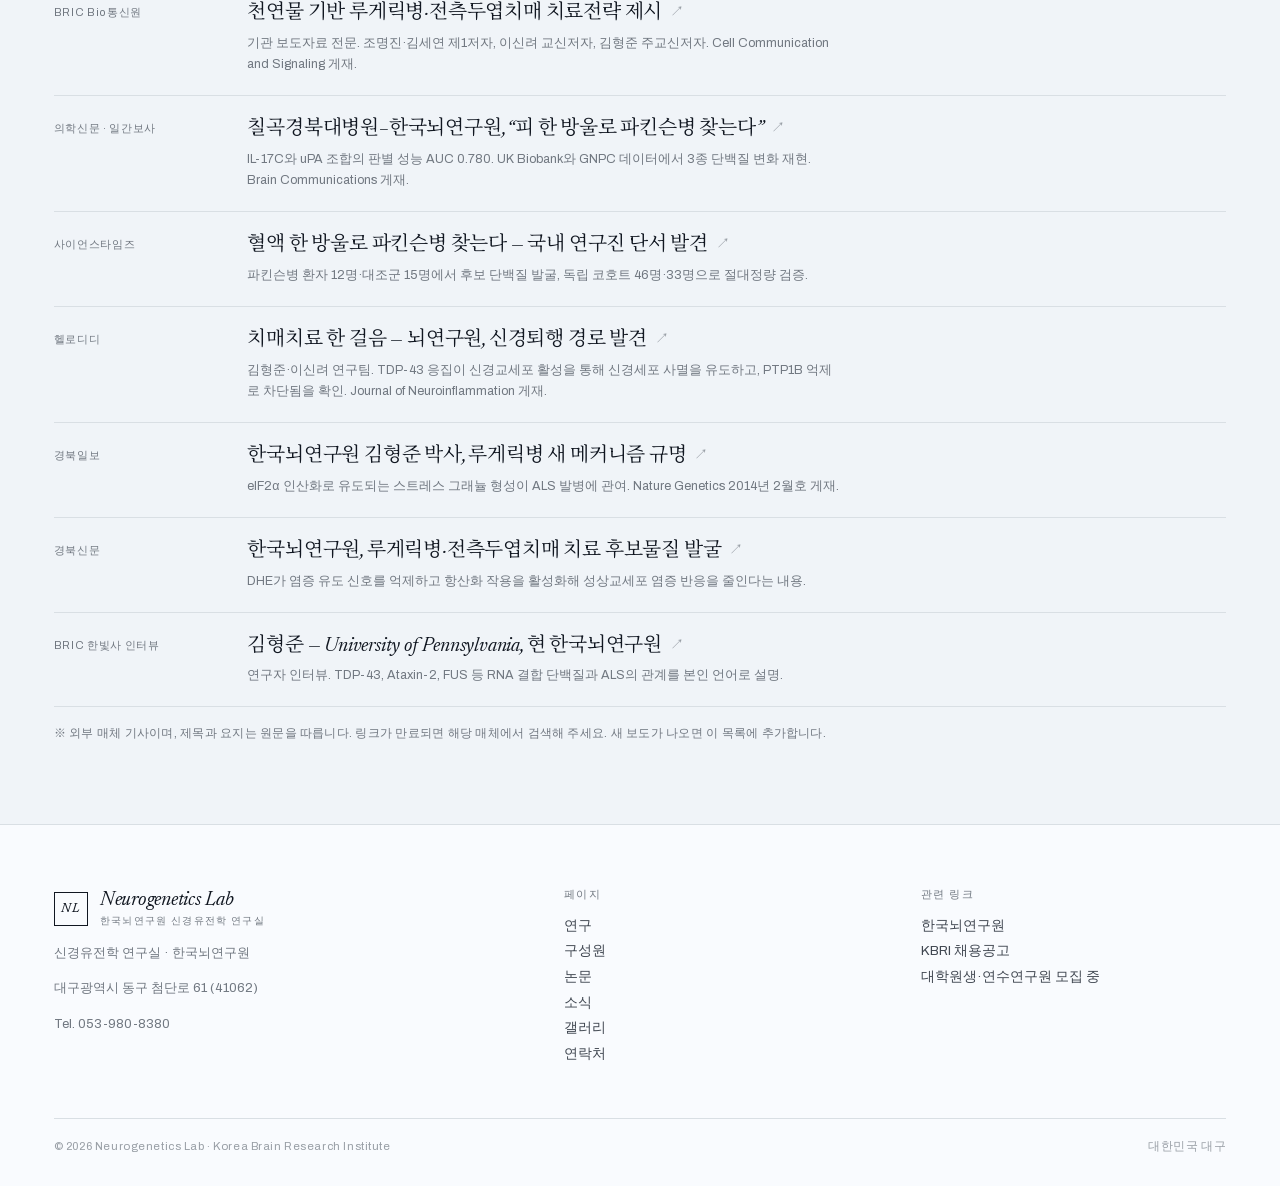
<file: News.html>
<!DOCTYPE html>
<html lang="ko" data-palette="blue" data-type="serif">
<head>
<meta charset="utf-8">
<meta name="viewport" content="width=device-width, initial-scale=1">
<title>News — Neurogenetics Lab</title>
<meta name="description" content="신경유전학 연구실 소식 — 논문 게재, 언론 보도, 채용 공고.">
<meta property="og:type" content="website">
<meta property="og:site_name" content="Neurogenetics Lab">
<meta property="og:locale" content="ko_KR">
<meta property="og:locale:alternate" content="en_US">
<meta property="og:title" content="소식 — Neurogenetics Lab">
<meta property="og:description" content="논문 게재, 채용 공고, 그리고 외부에 소개된 연구 보도.">
<meta property="og:url" content="https://kijang1.github.io/neurogenetics-lab/News.html">
<meta property="og:image" content="https://kijang1.github.io/neurogenetics-lab/assets/og-image.png">
<meta property="og:image:width" content="1200">
<meta property="og:image:height" content="630">
<meta name="twitter:card" content="summary_large_image">
<meta name="twitter:title" content="소식 — Neurogenetics Lab">
<meta name="twitter:description" content="논문 게재, 채용 공고, 그리고 외부에 소개된 연구 보도.">
<meta name="twitter:image" content="https://kijang1.github.io/neurogenetics-lab/assets/og-image.png">
<link rel="canonical" href="https://kijang1.github.io/neurogenetics-lab/News.html">
<link rel="icon" href="assets/favicon.svg" type="image/svg+xml">
<link rel="icon" href="assets/favicon-32.png" sizes="32x32" type="image/png">
<link rel="apple-touch-icon" href="assets/favicon-180.png">
<link rel="stylesheet" href="assets/fonts.css">
<link rel="stylesheet" href="assets/site.css">
<link rel="stylesheet" href="assets/pages.css">
</head>
<body data-lang="ko">

<header id="site-head"></header>

<main>

  <section class="page-hero">
    <div class="wrap">
      <div class="eyebrow"><span class="num">05</span><span class="dash"></span>
        <span data-ko>소식</span><span data-en>News</span>
      </div>
      <h1>
        <span data-ko>소식</span><span data-en>News</span>
      </h1>
      <p class="lede">
        <span data-ko>논문 게재와 채용 공고, 그리고 외부에 소개된 연구 보도를 함께 정리합니다.</span>
        <span data-en>Papers and hiring notices, plus the press coverage of the lab's work.</span>
      </p>
    </div>
  </section>

  <section class="sec sec--tight">
    <div class="wrap">

      <div class="news-list">

        <article class="news-row reveal">
          <span class="news-date">2026</span>
          <span class="news-kind" data-ko>채용</span><span class="news-kind" data-en>Hiring</span>
          <div>
            <h3 class="news-title" data-ko>대학원생·연수연구원 모집</h3>
            <h3 class="news-title" data-en>Recruiting graduate students and research fellows</h3>
            <p class="news-desc" data-ko>ALS-FTD 스펙트럼과 치매(FTD·AD·루이소체 치매)의 분자 병리, 혈장·뇌척수액 바이오마커를 함께 다룰 대학원생·연수연구원을 모집합니다.</p>
            <p class="news-desc" data-en>We are recruiting graduate students and research fellows to work on the molecular pathology and plasma, CSF and tissue biomarkers of the ALS-FTD spectrum and dementia (FTD, AD, DLB).</p>
            <p class="news-cite"><a class="pub-doi" href="People.html#openings">Openings →</a></p>
          </div>
        </article>

        <article class="news-row reveal">
          <span class="news-date">2026</span>
          <span class="news-kind" data-ko>논문</span><span class="news-kind" data-en>Paper</span>
          <div>
            <h3 class="news-title">
              <span data-ko>파킨슨병 다중타겟 단백 패널 — 절대정량과 대규모 외부 재현 검증</span>
              <span data-en>A robust multitarget protein panel for Parkinson's disease, externally replicated</span>
            </h3>
            <p class="news-desc" data-ko>Brain Communications 게재. 절대정량과 대규모 외부 코호트 재현을 모두 통과한 파킨슨병 단백 패널을 보고했습니다. α-synuclein 병리 축의 대표 성과입니다.</p>
            <p class="news-desc" data-en>Published in Brain Communications. Reports a Parkinson's disease protein panel that passed both absolute quantification and large-scale external replication — a flagship result on the α-synuclein axis.</p>
            <p class="news-cite">Lee H-W, Choi Y, … Cheon M, Kim H-J. <em>Brain Commun</em> 2026;8(4):fcag282.
              <a class="pub-doi" href="https://doi.org/10.1093/braincomms/fcag282" target="_blank" rel="noopener">DOI ↗</a></p>
          </div>
        </article>

        <article class="news-row reveal">
          <span class="news-date">2026</span>
          <span class="news-kind" data-ko>논문</span><span class="news-kind" data-en>Paper</span>
          <div>
            <h3 class="news-title">
              <span data-ko>질환 간 혈장 단백체에서 공통·특이 바이오마커 시그니처 규명</span>
              <span data-en>Cross-disease plasma proteomics reveals shared and disease-enriched signatures</span>
            </h3>
            <p class="news-desc" data-ko>Acta Neuropathologica Communications 게재. 여러 신경퇴행성 질환의 혈장 단백체를 교차 비교해 재현성 있는 공통·질환특이 시그니처를 찾았습니다.</p>
            <p class="news-desc" data-en>Published in Acta Neuropathologica Communications. Cross-disease comparison of plasma proteomes identified reproducible shared and disease-enriched signatures.</p>
            <p class="news-cite">Choi Y, Lee S, … Kim H-J, Cheon M. <em>Acta Neuropathol Commun</em> 2026.
              <a class="pub-doi" href="https://doi.org/10.1186/s40478-026-02377-w" target="_blank" rel="noopener">DOI ↗</a></p>
          </div>
        </article>

        <article class="news-row reveal">
          <span class="news-date">2026</span>
          <span class="news-kind" data-ko>논문</span><span class="news-kind" data-en>Paper</span>
          <div>
            <h3 class="news-title">
              <span data-ko>한국인 ALS·SBMA 코호트에서 혈장 NfL과 크레아티닌의 진단·예후 가치</span>
              <span data-en>Diagnostic and prognostic value of plasma NfL and creatinine in Korean ALS and SBMA</span>
            </h3>
            <p class="news-desc" data-ko>Acta Neurologica Scandinavica 게재. ALS와 케네디병(SBMA)을 함께 다룬 한국인 코호트 연구로, 혈장 표지자의 임상 유용성을 평가했습니다.</p>
            <p class="news-desc" data-en>Published in Acta Neurologica Scandinavica. A Korean cohort study covering both ALS and SBMA, evaluating the clinical utility of plasma markers.</p>
            <p class="news-cite">Lee S, Choi Y, … Kim H-J, Park J-S, Cheon M. <em>Acta Neurol Scand</em> 2026;8892421.
              <a class="pub-doi" href="https://doi.org/10.1155/ane/8892421" target="_blank" rel="noopener">DOI ↗</a></p>
          </div>
        </article>

        <article class="news-row reveal">
          <span class="news-date">2026</span>
          <span class="news-kind" data-ko>논문</span><span class="news-kind" data-en>Paper</span>
          <div>
            <h3 class="news-title">
              <span data-ko>ALS/FTD 연관 RNA 결합단백질이 유도하는 교세포 매개 신경독성 규명</span>
              <span data-en>Targeting astrocyte-mediated neurotoxicity from ALS/FTD RNA-binding proteins</span>
            </h3>
            <p class="news-desc" data-ko>Cell Communication and Signaling 게재. 교세포가 스펙트럼 병리를 증폭하는 경로를 규명하고, 이를 표적으로 하는 접근을 제시했습니다.</p>
            <p class="news-desc" data-en>Published in Cell Communication and Signaling. Identifies how glia amplify pathology across the spectrum and proposes a route to target it.</p>
            <p class="news-cite">Jo M, Kim S, … Lee S, Kim H-J. <em>Cell Commun Signal</em> 2026.
              <a class="pub-doi" href="https://doi.org/10.1186/s12964-026-03082-w" target="_blank" rel="noopener">DOI ↗</a></p>
          </div>
        </article>

        <article class="news-row reveal">
          <span class="news-date">2026</span>
          <span class="news-kind" data-ko>논문</span><span class="news-kind" data-en>Paper</span>
          <div>
            <h3 class="news-title">
              <span data-ko>Carboplatin이 별아교세포 TDP-43 신경독성을 NF-κB 억제로 완화</span>
              <span data-en>Carboplatin alleviates astrocytic TDP-43 neurotoxicity via NF-κB inhibition</span>
            </h3>
            <p class="news-desc" data-ko>European Journal of Pharmacology 게재. 별아교세포의 TDP-43 축적이 유도하는 신경세포 사멸에서 NF-κB 경로를 억제하는 접근을 제시했습니다.</p>
            <p class="news-desc" data-en>Published in the European Journal of Pharmacology. Points to NF-κB inhibition as a route to blocking neuronal death driven by astrocytic TDP-43 accumulation.</p>
            <p class="news-cite">Song J, Lee S, … Kim H-J, Kim K. <em>Eur J Pharmacol</em> 2026;1026:178968.
              <a class="pub-doi" href="https://doi.org/10.1016/j.ejphar.2026.178968" target="_blank" rel="noopener">DOI ↗</a></p>
          </div>
        </article>

        <article class="news-row reveal">
          <span class="news-date">2026</span>
          <span class="news-kind" data-ko>리뷰</span><span class="news-kind" data-en>Review</span>
          <div>
            <h3 class="news-title">
              <span data-ko>척수소뇌실조증 유전자치료 리뷰 — Trends in Pharmacological Sciences</span>
              <span data-en>Gene therapy for spinocerebellar ataxias — Trends in Pharmacological Sciences</span>
            </h3>
            <p class="news-desc" data-ko>폴리글루타민 확장 질환의 유전자치료 접근을 정리한 초청 리뷰입니다. 공동교신저자로 참여했습니다.</p>
            <p class="news-desc" data-en>An invited review of gene therapy approaches for polyglutamine expansion disorders, as co-corresponding author.</p>
            <p class="news-cite">Eo H, Bok E, … Kim H-J, Kim J, Kim S-R. <em>Trends Pharmacol Sci</em> 2026.
              <a class="pub-doi" href="https://doi.org/10.1016/j.tips.2026.06.008" target="_blank" rel="noopener">DOI ↗</a></p>
          </div>
        </article>

        <article class="news-row reveal">
          <span class="news-date">2024</span>
          <span class="news-kind" data-ko>논문</span><span class="news-kind" data-en>Paper</span>
          <div>
            <h3 class="news-title">
              <span data-ko>산발성 ALS에서 새로운 ERBB4 변이 발굴 및 기능 규명</span>
              <span data-en>Identification and characterization of a novel ERBB4 variant in sporadic ALS</span>
            </h3>
            <p class="news-desc" data-ko>Journal of the Neurological Sciences 게재. 산발성 ALS 환자에서 확인된 ERBB4 변이의 특성을 분석했습니다.</p>
            <p class="news-desc" data-en>Published in the Journal of the Neurological Sciences, characterising an ERBB4 variant identified in a patient with sporadic ALS.</p>
            <p class="news-cite">Kwon Y, Kang M, … Kim H-J. <em>J Neurol Sci</em> 2024;457:122885.</p>
          </div>
        </article>

        <article class="news-row reveal">
          <span class="news-date">2022</span>
          <span class="news-kind" data-ko>논문</span><span class="news-kind" data-en>Paper</span>
          <div>
            <h3 class="news-title">
              <span data-ko>GSTO 활성 조절로 FUS 신경독성 회복 — 탈글루타티오닐화 기전</span>
              <span data-en>Therapeutic modulation of GSTO activity rescues FUS-associated neurotoxicity</span>
            </h3>
            <p class="news-desc" data-ko>Developmental Cell 게재. 탈글루타티오닐화 기전을 통해 FUS 연관 신경독성을 완화하는 전략을 제시했습니다.</p>
            <p class="news-desc" data-en>Published in Developmental Cell, proposing a strategy that relieves FUS-associated neurotoxicity through deglutathionylation.</p>
            <p class="news-cite">Cha SJ, Lee S, … Kim H-J, Kim K. <em>Dev Cell</em> 2022;57(6):783–798.e8.
              <a class="pub-doi" href="https://doi.org/10.1016/j.devcel.2022.02.022" target="_blank" rel="noopener">DOI ↗</a></p>
          </div>
        </article>

        <article class="news-row reveal">
          <span class="news-date">2021</span>
          <span class="news-kind" data-ko>논문</span><span class="news-kind" data-en>Paper</span>
          <div>
            <h3 class="news-title">
              <span data-ko>C9orf72 디펩타이드 반복이 Staufen 핵축적을 유도</span>
              <span data-en>C9orf72 dipeptide repeats induce RNA-dependent nuclear accumulation of Staufen</span>
            </h3>
            <p class="news-desc" data-ko>Human Molecular Genetics 게재. FTD/ALS의 가장 흔한 유전 원인에서 RNA 대사 교란이 일어나는 방식을 보여줍니다.</p>
            <p class="news-desc" data-en>Published in Human Molecular Genetics, showing how RNA metabolism is disrupted in the commonest genetic cause of FTD/ALS.</p>
            <p class="news-cite">Kim ES, Chung CG, … Kim H-J, Lee SB. <em>Hum Mol Genet</em> 2021;30(12):1084–1100.</p>
          </div>
        </article>

        <article class="news-row reveal">
          <span class="news-date">2021</span>
          <span class="news-kind" data-ko>논문</span><span class="news-kind" data-en>Paper</span>
          <div>
            <h3 class="news-title">
              <span data-ko>자가포식 유도 화합물 HEXA-018, TDP-43 독성 완화</span>
              <span data-en>HEXA-018, an autophagy inducer, rescues TDP-43 toxicity</span>
            </h3>
            <p class="news-desc" data-ko>Frontiers in Pharmacology 게재. 신규 자가포식 유도체가 신경세포에서 TDP-43 독성을 완화함을 보고했습니다.</p>
            <p class="news-desc" data-en>Published in Frontiers in Pharmacology, reporting that a novel autophagy inducer mitigates TDP-43 toxicity in neuronal cells.</p>
            <p class="news-cite">Lee S, Jo M, … Kim H-J. <em>Front Pharmacol</em> 2021;12:747975.
              <a class="pub-doi" href="https://doi.org/10.3389/fphar.2021.747975" target="_blank" rel="noopener">DOI ↗</a></p>
          </div>
        </article>

        <article class="news-row reveal">
          <span class="news-date">2020</span>
          <span class="news-kind" data-ko>논문</span><span class="news-kind" data-en>Paper</span>
          <div>
            <h3 class="news-title">
              <span data-ko>TDP-43 전파 가설을 정리한 리뷰 — 피인용 600회</span>
              <span data-en>TDP-43 propagation review — 600 citations</span>
            </h3>
            <p class="news-desc" data-ko>Experimental &amp; Molecular Medicine 게재. ALS-FTD 스펙트럼의 두 끝을 병리 전파 개념으로 연결한 리뷰로, 랩에서 가장 많이 인용된 논문입니다.</p>
            <p class="news-desc" data-en>Published in Experimental &amp; Molecular Medicine. Connects both ends of the ALS-FTD spectrum through pathological propagation — the lab's most-cited paper.</p>
            <p class="news-cite">Jo M, Lee S, Jeon Y-M, Kim S, Kwon Y, Kim H-J. <em>Exp Mol Med</em> 2020;52(10):1652–1662.
              <a class="pub-doi" href="https://doi.org/10.1038/s12276-020-00513-7" target="_blank" rel="noopener">DOI ↗</a></p>
          </div>
        </article>

        <article class="news-row reveal">
          <span class="news-date">2020</span>
          <span class="news-kind" data-ko>논문</span><span class="news-kind" data-en>Paper</span>
          <div>
            <h3 class="news-title">
              <span data-ko>별아교세포 TDP-43 과발현이 PTP1B 매개 염증으로 신경퇴행 유도</span>
              <span data-en>Astrocytic TDP-43 overexpression causes neurodegeneration via PTP1B inflammation</span>
            </h3>
            <p class="news-desc" data-ko>Journal of Neuroinflammation 게재. 교세포가 질병 진행을 증폭하는 경로를 제시한, 랩의 교세포 축 핵심 논문입니다.</p>
            <p class="news-desc" data-en>Published in the Journal of Neuroinflammation — a core paper on the lab's glia axis, describing a route by which glia amplify disease progression.</p>
            <p class="news-cite">Lee S, Kim S, … Lee S, Kim H-J. <em>J Neuroinflammation</em> 2020;17:299.</p>
          </div>
        </article>

        <article class="news-row reveal">
          <span class="news-date">2014</span>
          <span class="news-kind" data-ko>논문</span><span class="news-kind" data-en>Paper</span>
          <div>
            <h3 class="news-title">
              <span data-ko>eIF2α 인산화 조절로 TDP-43 독성 회복 — Nature Genetics</span>
              <span data-en>Therapeutic modulation of eIF2α phosphorylation rescues TDP-43 toxicity</span>
            </h3>
            <p class="news-desc" data-ko>ALS 질환 모델에서 번역 조절을 통해 TDP-43 독성을 완화하는 접근을 제시했습니다. 피인용 487회.</p>
            <p class="news-desc" data-en>Proposed a translational-control approach to relieve TDP-43 toxicity in ALS models. 487 citations.</p>
            <p class="news-cite">Kim H-J, Raphael AR, … Gitler AD, Bonini NM. <em>Nat Genet</em> 2014;46(2):152–160.</p>
          </div>
        </article>

        <article class="news-row reveal">
          <span class="news-date">2010</span>
          <span class="news-kind" data-ko>보도</span><span class="news-kind" data-en>Coverage</span>
          <div>
            <h3 class="news-title">
              <span data-ko>Ataxin-2와 ALS 연관성 — Nature News &amp; Views, F1000 Must Read 선정</span>
              <span data-en>Ataxin-2–ALS link featured in Nature News &amp; Views and F1000 Must Read</span>
            </h3>
            <p class="news-desc" data-ko>Nature 게재 논문이 Nature News &amp; Views에 소개되고 F1000 Must Read로 선정되었습니다. 피인용 1,710회.</p>
            <p class="news-desc" data-en>The Nature paper was covered in Nature News &amp; Views and selected as an F1000 Must Read. 1,710 citations.</p>
            <p class="news-cite">Elden AC, Kim H-J, … Gitler AD. <em>Nature</em> 2010;466(7310):1069–1075.</p>
          </div>
        </article>

      </div>

      <p class="center-note" data-ko>※ 위 항목은 CV 및 게재 논문(총 58편)에서 도출한 것입니다. 학회 발표·수상·연구비 수주는 확인되는 대로 추가하겠습니다.</p>
      <p class="center-note" data-en>※ Derived from the CV and the 58 published papers. Conference talks, awards and grants can be added as they are confirmed.</p>
    </div>
  </section>

  <!-- ---------- PRESS ---------- -->
  <section class="sec sec--tight" id="press" style="border-top:1px solid var(--rule);background:var(--bg-sink)">
    <div class="wrap">
      <div class="sec-head">
        <div class="sh-l">
          <div class="eyebrow"><span class="num">—</span><span class="dash"></span>
            <span data-ko>언론 보도</span><span data-en>Press</span>
          </div>
          <h2 style="font-size:clamp(1.5rem,2.5vw,2.1rem)">
            <span data-ko>외부에 소개된 연구</span>
            <span data-en>Coverage elsewhere</span>
          </h2>
        </div>
        <div class="sh-r">
          <p class="small" data-ko>국내 언론과 연구자 인터뷰에서 다룬 내용을 원문 링크와 함께 정리했습니다. 각 링크는 해당 매체로 이동합니다.</p>
          <p class="small" data-en>Korean press coverage and researcher interviews, each linked to the original article.</p>
        </div>
      </div>

      <div class="press-list">

        <article class="press-row">
          <span class="press-outlet">아시아경제</span>
          <div>
            <h3 class="press-title">
              <a href="https://www.asiae.co.kr/article/series/2026080312455590215" target="_blank" rel="noopener">
                <span data-ko>성상교세포 표적 새 치료전략 제시 — 루게릭병·전측두엽치매 동시 공략</span>
                <span data-en>A new astrocyte-targeted strategy addressing ALS and FTD together</span>
                <span class="press-ext" aria-hidden="true">↗</span>
              </a>
            </h3>
            <p class="press-note" data-ko>천연물 유래 후보물질 DHE가 NF-κB 신호를 억제하고 NRF2를 활성화해 성상교세포 염증을 줄임. 세포·동물·환자 혈액에서 검증. 2026. 8. 3.</p>
            <p class="press-note" data-en>Natural-compound candidate DHE suppresses NF-κB and activates NRF2 in astrocytes, verified across cells, animals and patient blood. 3 Aug 2026.</p>
          </div>
        </article>

        <article class="press-row">
          <span class="press-outlet">BRIC Bio통신원</span>
          <div>
            <h3 class="press-title">
              <a href="https://www.ibric.org/bric/trend/bio-news.do?mode=view&articleNo=10046809" target="_blank" rel="noopener">
                <span data-ko>천연물 기반 루게릭병·전측두엽치매 치료전략 제시</span>
                <span data-en>Natural-compound therapeutic strategy for ALS and FTD</span>
                <span class="press-ext" aria-hidden="true">↗</span>
              </a>
            </h3>
            <p class="press-note" data-ko>기관 보도자료 전문. 조명진·김세연 제1저자, 이신려 교신저자, 김형준 주교신저자. Cell Communication and Signaling 게재.</p>
            <p class="press-note" data-en>Full institutional release. First authors Myung-Jin Jo and Se-Yeon Kim; corresponding authors Shin-Ryeo Lee and Hyung-Jun Kim. Published in Cell Communication and Signaling.</p>
          </div>
        </article>

        <article class="press-row">
          <span class="press-outlet">의학신문 · 일간보사</span>
          <div>
            <h3 class="press-title">
              <a href="https://www.bosa.co.kr/news/articleView.html?idxno=3009482" target="_blank" rel="noopener">
                <span data-ko>칠곡경북대병원–한국뇌연구원, “피 한 방울로 파킨슨병 찾는다”</span>
                <span data-en>Chilgok KNU Hospital and KBRI: finding Parkinson's in a drop of blood</span>
                <span class="press-ext" aria-hidden="true">↗</span>
              </a>
            </h3>
            <p class="press-note" data-ko>IL-17C와 uPA 조합의 판별 성능 AUC 0.780. UK Biobank와 GNPC 데이터에서 3종 단백질 변화 재현. Brain Communications 게재.</p>
            <p class="press-note" data-en>The IL-17C plus uPA panel reached AUC 0.780, with three proteins replicated in UK Biobank and GNPC data. Published in Brain Communications.</p>
          </div>
        </article>

        <article class="press-row">
          <span class="press-outlet">사이언스타임즈</span>
          <div>
            <h3 class="press-title">
              <a href="https://www.sciencetimes.co.kr/nscvrg/view/menu/251?searchCategory=223&nscvrgSn=262209" target="_blank" rel="noopener">
                <span data-ko>혈액 한 방울로 파킨슨병 찾는다 — 국내 연구진 단서 발견</span>
                <span data-en>A blood-based clue for Parkinson's disease</span>
                <span class="press-ext" aria-hidden="true">↗</span>
              </a>
            </h3>
            <p class="press-note" data-ko>파킨슨병 환자 12명·대조군 15명에서 후보 단백질 발굴, 독립 코호트 46명·33명으로 절대정량 검증.</p>
            <p class="press-note" data-en>Candidates found in 12 patients and 15 controls, then absolutely quantified in an independent cohort of 46 patients and 33 controls.</p>
          </div>
        </article>

        <article class="press-row">
          <span class="press-outlet">헬로디디</span>
          <div>
            <h3 class="press-title">
              <a href="https://www.hellodd.com/news/articleView.html?idxno=90299" target="_blank" rel="noopener">
                <span data-ko>치매치료 한 걸음 — 뇌연구원, 신경퇴행 경로 발견</span>
                <span data-en>One step toward dementia therapy: a neurodegenerative pathway found</span>
                <span class="press-ext" aria-hidden="true">↗</span>
              </a>
            </h3>
            <p class="press-note" data-ko>김형준·이신려 연구팀. TDP-43 응집이 신경교세포 활성을 통해 신경세포 사멸을 유도하고, PTP1B 억제로 차단됨을 확인. Journal of Neuroinflammation 게재.</p>
            <p class="press-note" data-en>The Kim and Lee team: TDP-43 aggregation drives neuronal death through glial activation, blocked by PTP1B inhibition. Published in the Journal of Neuroinflammation.</p>
          </div>
        </article>

        <article class="press-row">
          <span class="press-outlet">경북일보</span>
          <div>
            <h3 class="press-title">
              <a href="https://www.kyongbuk.co.kr/news/articleView.html?idxno=645041" target="_blank" rel="noopener">
                <span data-ko>한국뇌연구원 김형준 박사, 루게릭병 새 메커니즘 규명</span>
                <span data-en>A new mechanism for ALS, reported in the regional press</span>
                <span class="press-ext" aria-hidden="true">↗</span>
              </a>
            </h3>
            <p class="press-note" data-ko>eIF2α 인산화로 유도되는 스트레스 그래뉼 형성이 ALS 발병에 관여. Nature Genetics 2014년 2월호 게재.</p>
            <p class="press-note" data-en>Stress-granule formation induced by eIF2α phosphorylation contributes to ALS. Published in Nature Genetics, February 2014.</p>
          </div>
        </article>

        <article class="press-row">
          <span class="press-outlet">경북신문</span>
          <div>
            <h3 class="press-title">
              <a href="https://www.kbsm.net/news/view.php?idx=528985" target="_blank" rel="noopener">
                <span data-ko>한국뇌연구원, 루게릭병·전측두엽치매 치료 후보물질 발굴</span>
                <span data-en>KBRI identifies a candidate compound for ALS and FTD</span>
                <span class="press-ext" aria-hidden="true">↗</span>
              </a>
            </h3>
            <p class="press-note" data-ko>DHE가 염증 유도 신호를 억제하고 항산화 작용을 활성화해 성상교세포 염증 반응을 줄인다는 내용.</p>
            <p class="press-note" data-en>DHE suppresses inflammation-inducing signals and activates antioxidant defence, lowering the astrocytic inflammatory response.</p>
          </div>
        </article>

        <article class="press-row">
          <span class="press-outlet">BRIC 한빛사 인터뷰</span>
          <div>
            <h3 class="press-title">
              <a href="https://www.ibric.org/bric/hanbitsa/han-interview.do?mode=view&id=38180&authorId=12025" target="_blank" rel="noopener">
                <span data-ko>김형준 — University of Pennsylvania, 현 한국뇌연구원</span>
                <span data-en>Hyung-Jun Kim — University of Pennsylvania, now at KBRI</span>
                <span class="press-ext" aria-hidden="true">↗</span>
              </a>
            </h3>
            <p class="press-note" data-ko>연구자 인터뷰. TDP-43, Ataxin-2, FUS 등 RNA 결합 단백질과 ALS의 관계를 본인 언어로 설명.</p>
            <p class="press-note" data-en>Researcher interview on RNA-binding proteins — TDP-43, Ataxin-2, FUS — and their relation to ALS.</p>
          </div>
        </article>

      </div>

      <p class="center-note" data-ko>※ 외부 매체 기사이며, 제목과 요지는 원문을 따릅니다. 링크가 만료되면 해당 매체에서 검색해 주세요. 새 보도가 나오면 이 목록에 추가합니다.</p>
      <p class="center-note" data-en>※ These are external articles; headlines and summaries follow the originals. If a link expires, search the outlet directly.</p>
    </div>
  </section>

</main>

<footer id="site-foot"></footer>

<script>window.__TWEAK_DEFAULTS = /*EDITMODE-BEGIN*/{
  "palette": "blue",
  "type": "serif",
  "atlas": "on"
}/*EDITMODE-END*/;</script>
<script>window.__PUBLIC_BUILD = true;</script>
<script src="assets/site.js"></script>

<style>
/* ---------- press coverage ----------
   Same rhythm as .news-row but the outlet replaces the date column, so the
   two lists read as siblings rather than competing layouts. */
.press-list { border-top: 1px solid var(--ink); }
.press-row {
  display: grid;
  grid-template-columns: 168px minmax(0, 1fr);
  gap: clamp(12px, 2vw, 28px);
  padding-block: 20px;
  border-bottom: 1px solid var(--rule);
  align-items: start;
}
.press-outlet {
  font-family: var(--font-sans);
  font-size: 11px;
  letter-spacing: 0.06em;
  color: var(--muted);
  padding-top: 4px;
  line-height: 1.5;
}
.press-title {
  font-family: var(--font-display);
  font-size: clamp(1.08rem, 1.55vw, 1.32rem);
  line-height: 1.36;
  letter-spacing: -0.01em;
  text-wrap: pretty;
}
.press-title a {
  border-bottom: 1px solid transparent;
  transition: border-color .28s var(--ease), color .28s var(--ease);
}
.press-title a:hover {
  color: var(--accent);
  border-bottom-color: var(--accent);
}
.press-ext {
  font-family: var(--font-sans);
  font-size: 0.72em;
  color: var(--faint);
  margin-left: 0.28em;
  vertical-align: 0.12em;
}
.press-title a:hover .press-ext { color: var(--accent); }
.press-note {
  font-size: 12.5px;
  line-height: 1.68;
  color: var(--muted);
  margin-top: 6px;
  max-width: 74ch;
}
@media (max-width: 760px){
  .press-row { grid-template-columns: 1fr; gap: 6px; }
  .press-outlet { padding-top: 0; }
}
</style>
</body>
</html>
</file>
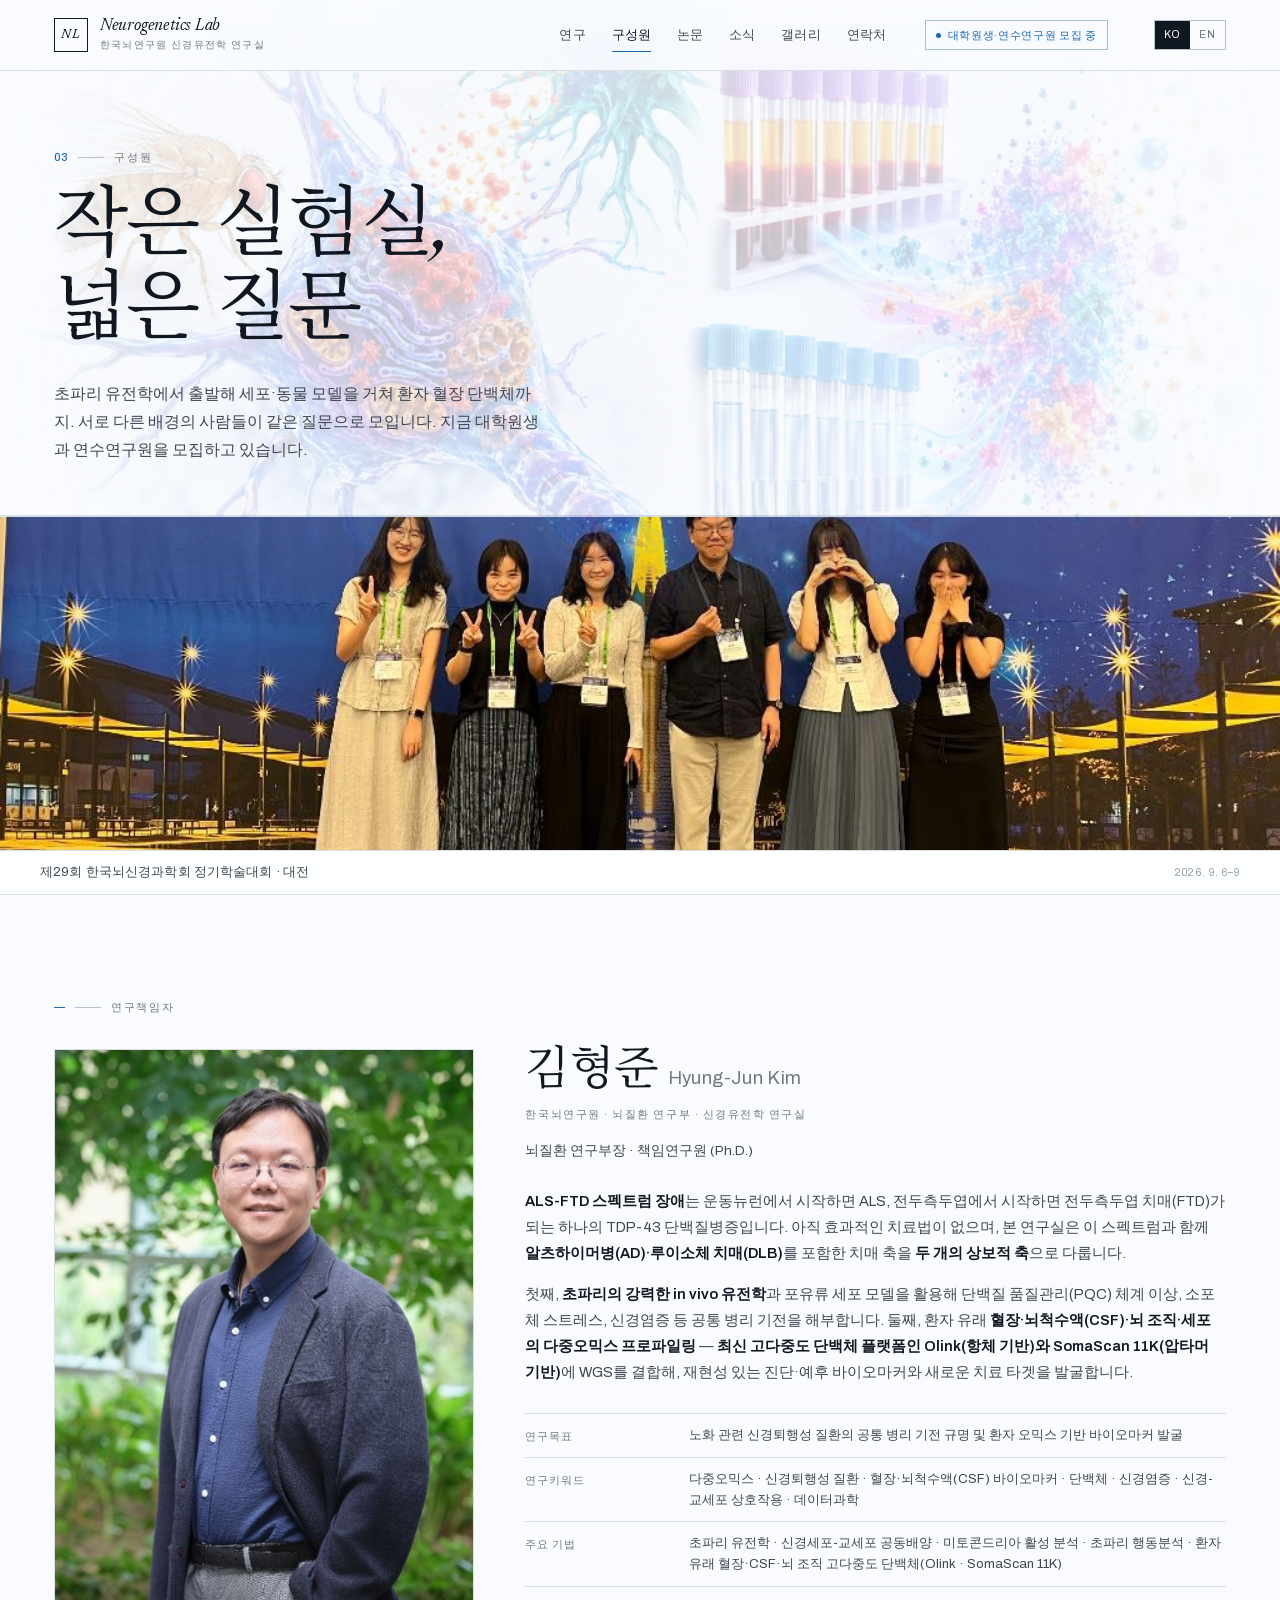
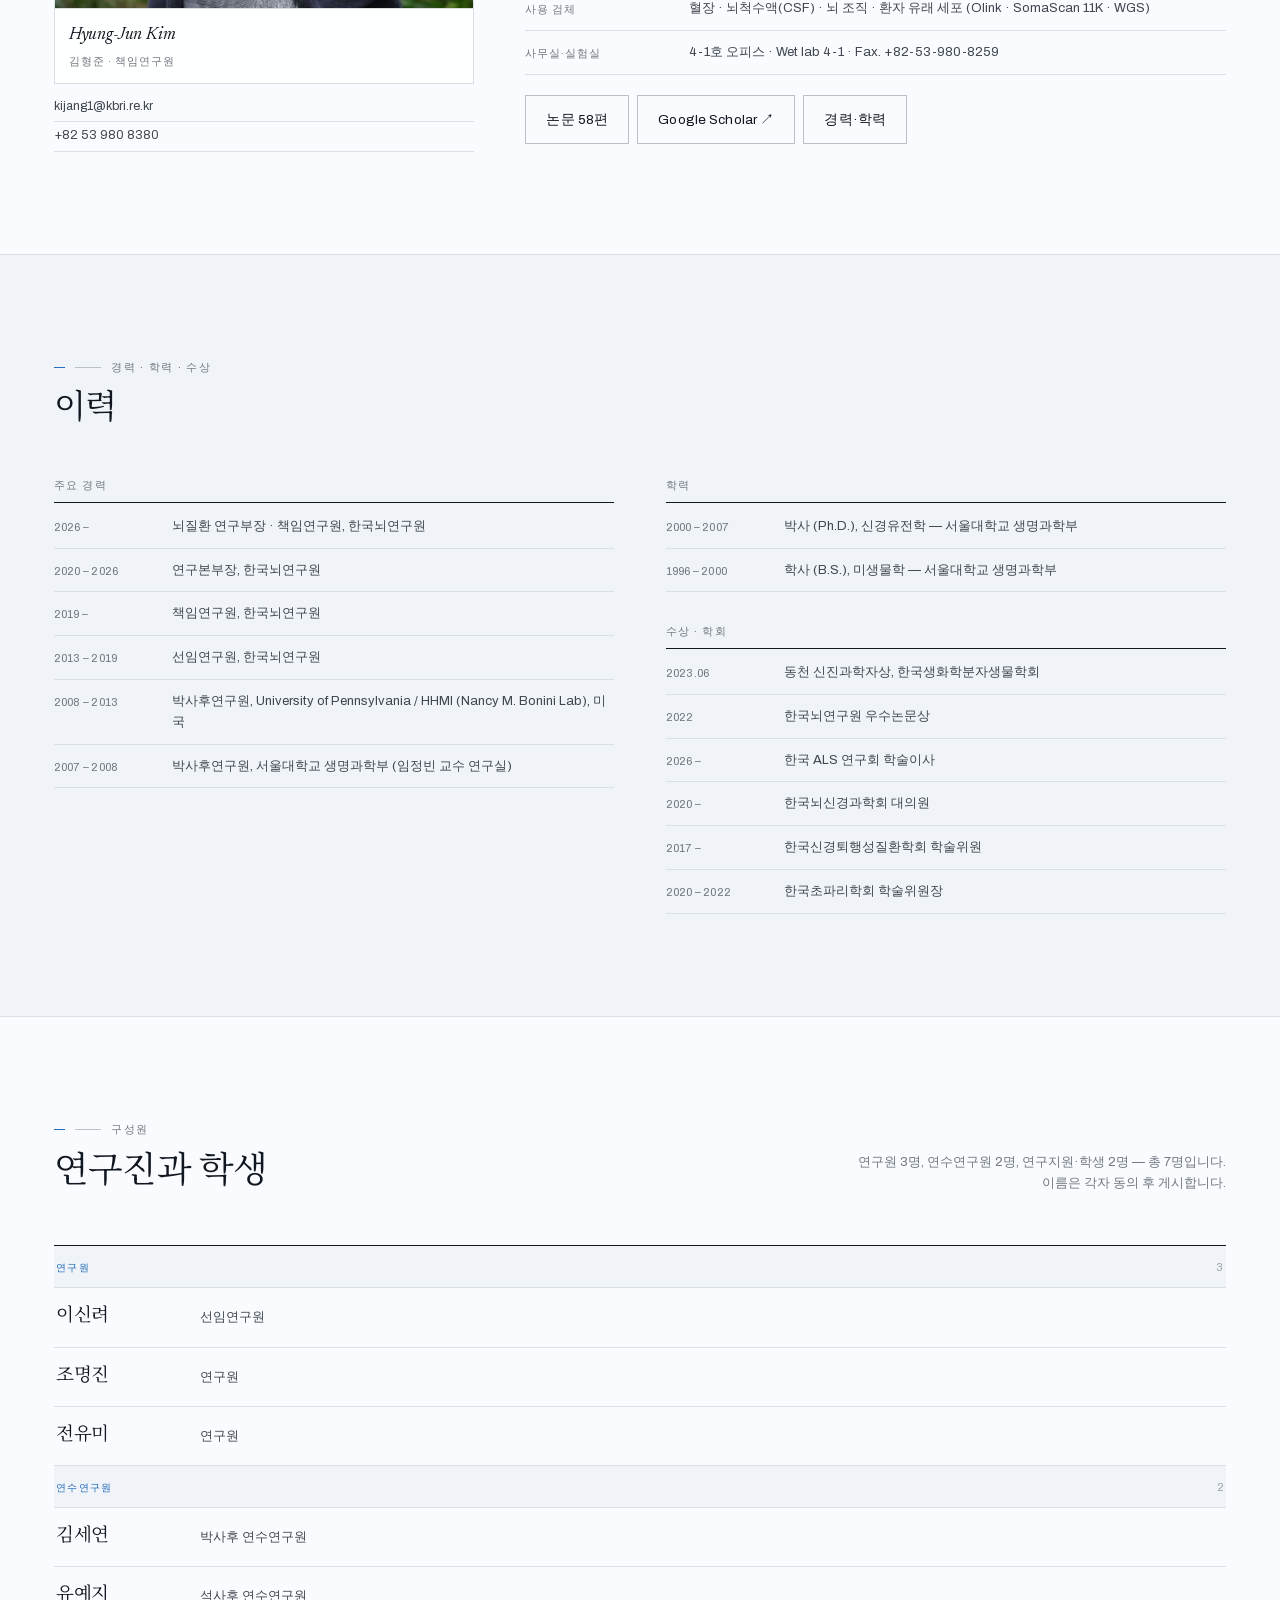
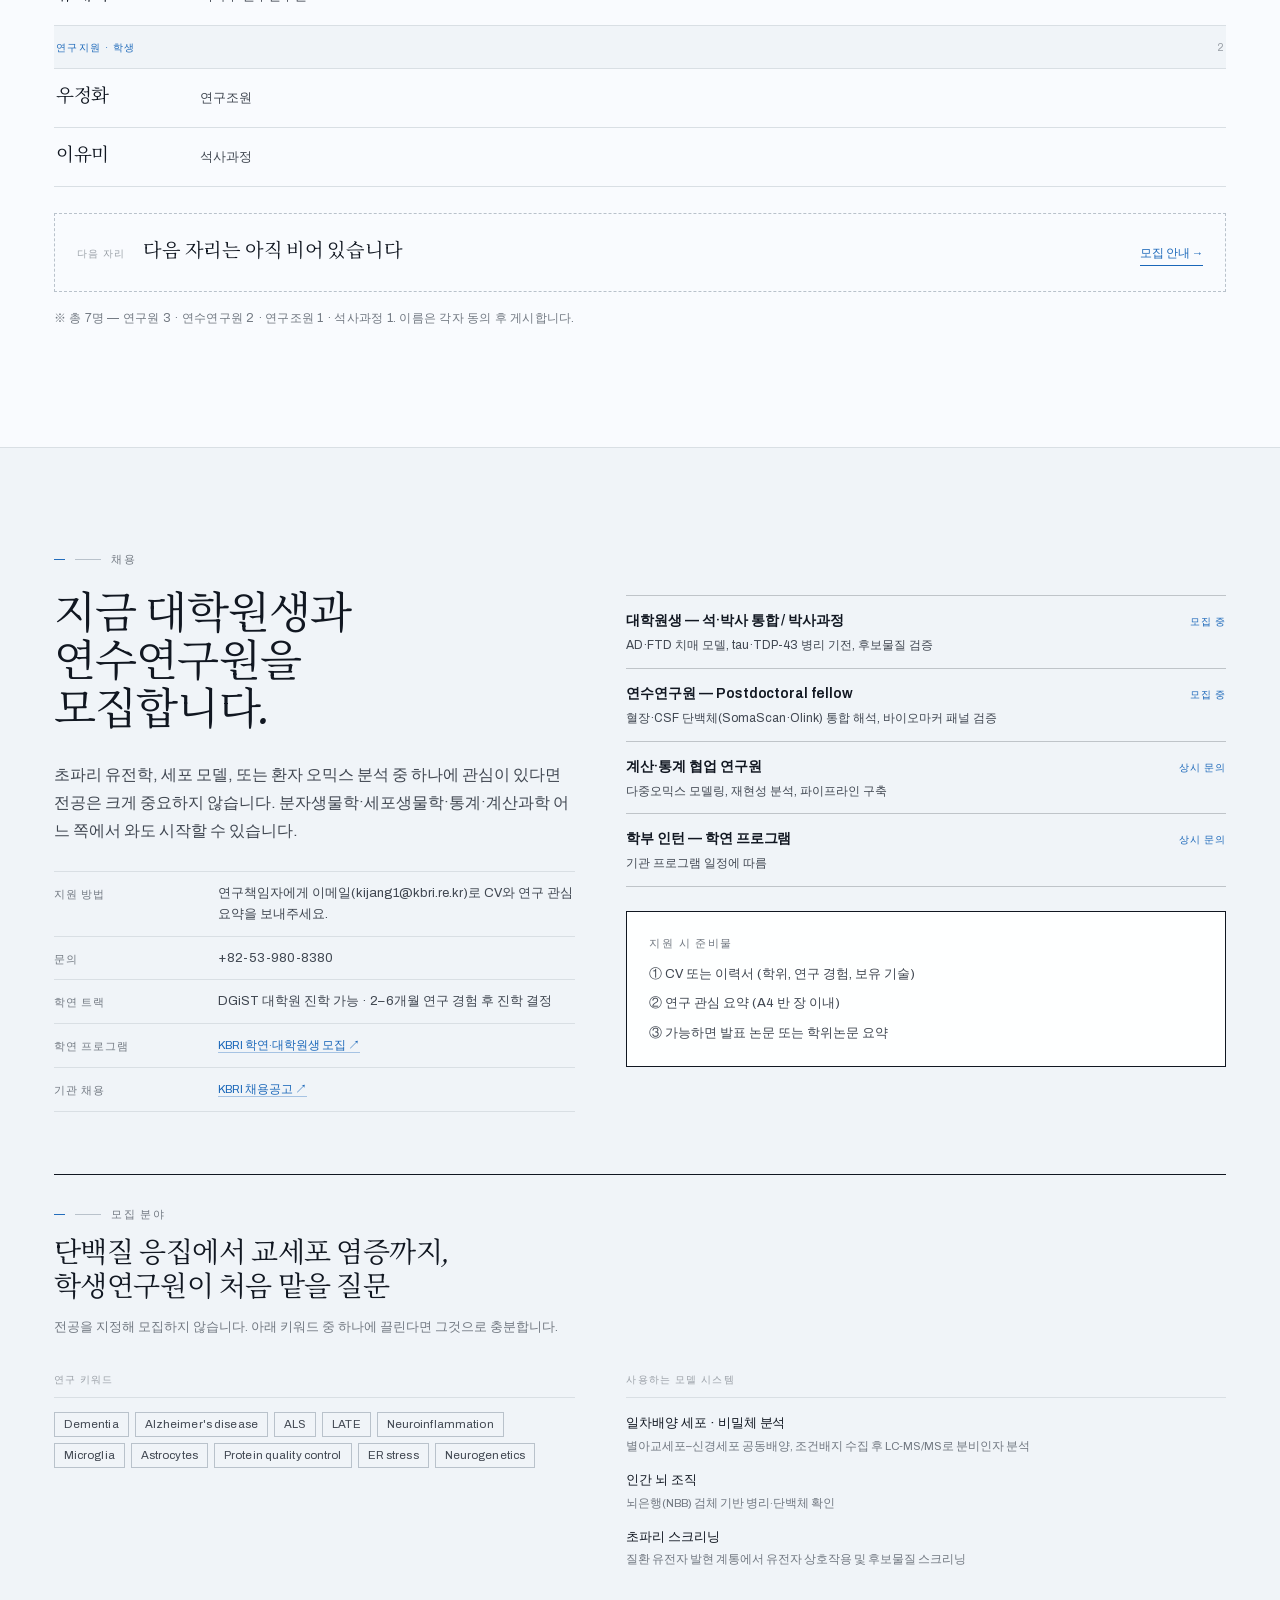
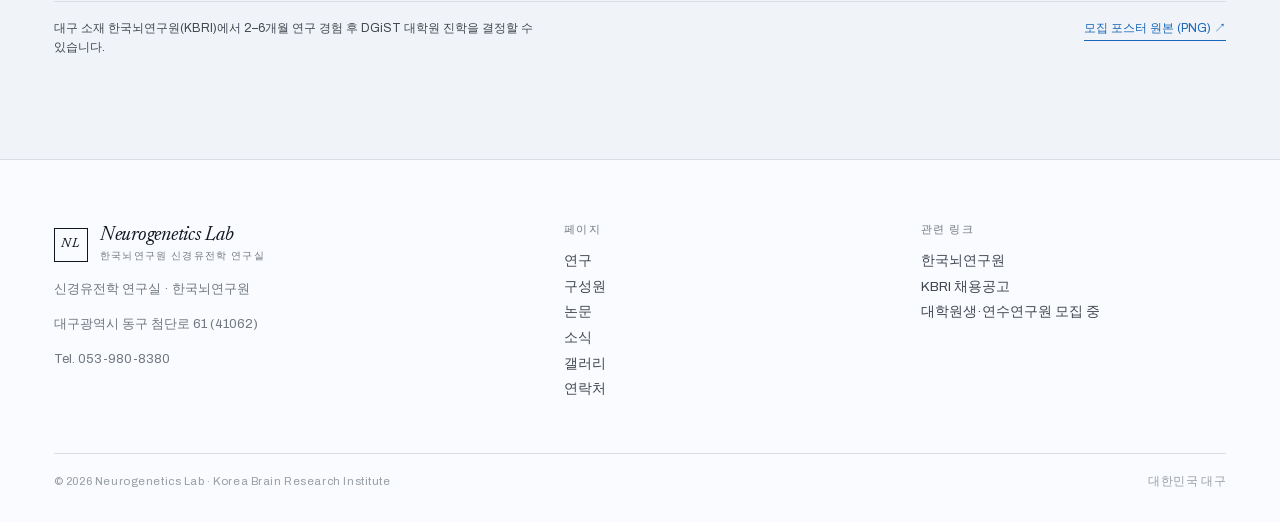
<file: People.html>
<!DOCTYPE html>
<html lang="ko" data-palette="blue" data-type="serif">
<head>
<meta charset="utf-8">
<meta name="viewport" content="width=device-width, initial-scale=1">
<title>People — Neurogenetics Lab</title>
<meta name="description" content="신경유전학 연구실. 김형준 책임연구원 — 한국뇌연구원 뇌질환 연구부장. 대학원생·연수연구원 모집 중.">
<meta property="og:type" content="website">
<meta property="og:site_name" content="Neurogenetics Lab">
<meta property="og:locale" content="ko_KR">
<meta property="og:locale:alternate" content="en_US">
<meta property="og:title" content="구성원 — Neurogenetics Lab">
<meta property="og:description" content="한국뇌연구원 신경유전학 연구실 구성원. 대학원생·연수연구원 모집 중.">
<meta property="og:url" content="https://kijang1.github.io/neurogenetics-lab/People.html">
<meta property="og:image" content="https://kijang1.github.io/neurogenetics-lab/assets/og-image.png">
<meta property="og:image:width" content="1200">
<meta property="og:image:height" content="630">
<meta name="twitter:card" content="summary_large_image">
<meta name="twitter:title" content="구성원 — Neurogenetics Lab">
<meta name="twitter:description" content="한국뇌연구원 신경유전학 연구실 구성원. 대학원생·연수연구원 모집 중.">
<meta name="twitter:image" content="https://kijang1.github.io/neurogenetics-lab/assets/og-image.png">
<link rel="canonical" href="https://kijang1.github.io/neurogenetics-lab/People.html">
<link rel="icon" href="assets/favicon.svg" type="image/svg+xml">
<link rel="icon" href="assets/favicon-32.png" sizes="32x32" type="image/png">
<link rel="apple-touch-icon" href="assets/favicon-180.png">
<link rel="stylesheet" href="assets/fonts.css">
<link rel="stylesheet" href="assets/site.css">
<link rel="stylesheet" href="assets/pages.css">
</head>
<body data-lang="ko">

<header id="site-head"></header>

<main>

  <section class="page-hero">
    <div class="wrap">
      <div class="eyebrow"><span class="num">03</span><span class="dash"></span>
        <span data-ko>구성원</span><span data-en>People</span>
      </div>
      <h1>
        <span data-ko>작은 실험실,<br>넓은 질문</span>
        <span data-en>A small lab,<br>wide questions</span>
      </h1>
      <p class="lede">
        <span data-ko>초파리 유전학에서 출발해 세포·동물 모델을 거쳐 환자 혈장 단백체까지. 서로 다른 배경의 사람들이 같은 질문으로 모입니다. 지금 대학원생과 연수연구원을 모집하고 있습니다.</span>
        <span data-en>From Drosophila genetics through cell and animal models to patient plasma proteomics — people from different backgrounds converge on one question. We are recruiting graduate students and research fellows.</span>
      </p>
    </div>
  </section>

  <!-- ---------- GROUP BAND ---------- -->
  <figure class="people-band" style="margin:0">
    <img src="assets/gallery/kbrain-2026-band.jpg"
         alt="Neurogenetics Lab at the 29th Annual Meeting of KSBNS, K-Brain 2026"
         loading="lazy">
    <figcaption>
      <span class="pb-t" data-ko>제29회 한국뇌신경과학회 정기학술대회 · 대전</span>
      <span class="pb-t" data-en>The 29th Annual Meeting of KSBNS · Daejeon</span>
      <span class="pb-m" data-ko>2026. 9. 6–9</span>
      <span class="pb-m" data-en>6–9 Sept 2026</span>
    </figcaption>
  </figure>

  <!-- ---------- PI ---------- -->
  <section class="sec">
    <div class="wrap">
      <div class="eyebrow" style="margin-bottom:32px">
        <span class="num">—</span><span class="dash"></span>
        <span data-ko>연구책임자</span><span data-en>Principal Investigator</span>
      </div>

      <div class="pi-card">
        <div class="pi-photo">
          <figure class="portrait" style="margin:0">
            <img src="assets/portrait.jpg" alt="Hyung-Jun Kim, Principal Researcher">
            <figcaption class="portrait-cap">
              <strong>Hyung-Jun Kim</strong>
              <span data-ko>김형준 · 책임연구원</span>
              <span data-en>Principal Researcher</span>
            </figcaption>
          </figure>
          <div class="pi-contact">
            <a class="email-link" href="#" aria-label="email"><span class="email-text"></span></a>
            <a href="tel:+82539808380">+82 53 980 8380</a>
          </div>
        </div>

        <div>
          <h2 class="pi-name">
            김형준 <span style="font-family:var(--font-sans);font-size:0.4em;letter-spacing:0.02em;color:var(--muted);font-weight:400">Hyung-Jun Kim</span>
            <small data-ko>한국뇌연구원 · 뇌질환 연구부 · 신경유전학 연구실</small>
            <small data-en>Korea Brain Research Institute · Dept. of Brain Health and Disease</small>
          </h2>

          <p class="pi-role" data-ko>뇌질환 연구부장 · 책임연구원 (Ph.D.)</p>
          <p class="pi-role" data-en>Department Chair, Brain Health and Disease · Principal Researcher</p>

          <div class="pi-body">
            <p data-ko><strong>ALS-FTD 스펙트럼 장애</strong>는 운동뉴런에서 시작하면 ALS, 전두측두엽에서 시작하면 전두측두엽 치매(FTD)가 되는 하나의 TDP-43 단백질병증입니다. 아직 효과적인 치료법이 없으며, 본 연구실은 이 스펙트럼과 함께 <strong>알츠하이머병(AD)·루이소체 치매(DLB)</strong>를 포함한 치매 축을 <strong>두 개의 상보적 축</strong>으로 다룹니다.</p>
            <p data-en><strong>ALS-FTD spectrum disorder</strong> is a single TDP-43 proteinopathy: motor-neuron onset gives ALS, frontal and temporal onset gives frontotemporal dementia (FTD). No effective therapy exists yet, and the laboratory addresses this spectrum together with <strong>Alzheimer's disease (AD) and dementia with Lewy bodies (DLB)</strong> along <strong>two complementary axes</strong>.</p>
            <p data-ko>첫째, <strong>초파리의 강력한 in vivo 유전학</strong>과 포유류 세포 모델을 활용해 단백질 품질관리(PQC) 체계 이상, 소포체 스트레스, 신경염증 등 공통 병리 기전을 해부합니다. 둘째, 환자 유래 <strong>혈장·뇌척수액(CSF)·뇌 조직·세포의 다중오믹스 프로파일링</strong> — <strong>최신 고다중도 단백체 플랫폼인 Olink(항체 기반)와 SomaScan 11K(압타머 기반)</strong>에 WGS를 결합해, 재현성 있는 진단·예후 바이오마커와 새로운 치료 타겟을 발굴합니다.</p>
            <p data-en>First, we use <strong>Drosophila in vivo genetics</strong> together with mammalian cell models to dissect shared pathological mechanisms: protein quality control (PQC) dysfunction, endoplasmic reticulum stress and neuroinflammation. Second, we perform <strong>multi-omics profiling of patient-derived plasma, CSF, brain tissue and cells</strong> — centred on <strong>current high-plex proteomic platforms, Olink (antibody-based) and SomaScan 11K (aptamer-based)</strong>, combined with WGS — to identify reproducible diagnostic and prognostic biomarkers, which are then carried forward into therapeutic strategy rather than left as descriptive markers.</p>
          </div>

          <dl class="dl">
            <div class="dl-row">
              <dt data-ko>연구목표</dt><dt data-en>Aim</dt>
              <dd data-ko>노화 관련 신경퇴행성 질환의 공통 병리 기전 규명 및 환자 오믹스 기반 바이오마커 발굴</dd>
              <dd data-en>Elucidating shared pathological mechanisms of age-associated neurodegenerative diseases and discovering patient-derived omics biomarkers</dd>
            </div>
            <div class="dl-row">
              <dt data-ko>연구키워드</dt><dt data-en>Keywords</dt>
              <dd data-ko>다중오믹스 · 신경퇴행성 질환 · 혈장·뇌척수액(CSF) 바이오마커 · 단백체 · 신경염증 · 신경-교세포 상호작용 · 데이터과학</dd>
              <dd data-en>Multi-omics · neurodegenerative diseases · plasma and CSF biomarkers · proteomics · neuroinflammation · neuron–glia interaction · data science</dd>
            </div>
            <div class="dl-row">
              <dt data-ko>주요 기법</dt><dt data-en>Key techniques</dt>
              <dd data-ko>초파리 유전학 · 신경세포-교세포 공동배양 · 미토콘드리아 활성 분석 · 초파리 행동분석 · 환자 유래 혈장·CSF·뇌 조직 고다중도 단백체(Olink · SomaScan 11K)</dd>
              <dd data-en>Drosophila genetics · neuron–glia co-culture · mitochondrial activity assay · Drosophila behavioural analysis · patient-derived plasma/CSF/tissue multi-omics</dd>
            </div>
            <div class="dl-row">
              <dt data-ko>사용 검체</dt><dt data-en>Specimens</dt>
              <dd data-ko>혈장 · 뇌척수액(CSF) · 뇌 조직 · 환자 유래 세포 (Olink · SomaScan 11K · WGS)</dd>
              <dd data-en>Plasma · CSF · brain tissue · patient-derived cells (Olink · SomaScan 11K · WGS)</dd>
            </div>
            <div class="dl-row">
              <dt data-ko>사무실·실험실</dt><dt data-en>Office / Lab</dt>
              <dd data-ko>4-1호 오피스 · Wet lab 4-1 · Fax. +82-53-980-8259</dd>
              <dd data-en>Office 4-1 · Wet lab 4-1 · Fax +82-53-980-8259</dd>
            </div>
          </dl>

          <div class="pi-links">
            <a class="btn btn--ghost" href="Publications.html"><span data-ko>논문 58편</span><span data-en>58 papers</span></a>
            <a class="btn btn--ghost" href="https://scholar.google.com/citations?user=xHp_nzEAAAAJ&hl=ko" target="_blank" rel="noopener">Google Scholar ↗</a>
            <a class="btn btn--ghost" href="#cv"><span data-ko>경력·학력</span><span data-en>CV</span></a>
          </div>
        </div>
      </div>
    </div>
  </section>

  <!-- ---------- CV ---------- -->
  <section class="sec" id="cv" style="border-top:1px solid var(--rule);background:var(--bg-sink)">
    <div class="wrap">
      <div class="sec-head">
        <div class="sh-l">
          <div class="eyebrow"><span class="num">—</span><span class="dash"></span>
            <span data-ko>경력 · 학력 · 수상</span><span data-en>Appointments · Education · Honours</span>
          </div>
          <h2 style="font-size:clamp(1.6rem,2.6vw,2.2rem)">
            <span data-ko>이력</span><span data-en>Curriculum vitae</span>
          </h2>
        </div>
      </div>

      <div class="cv-grid">
        <div class="cv-col">
          <h3 class="cv-h" data-ko>주요 경력</h3><h3 class="cv-h" data-en>Appointments</h3>
          <ul class="cv-list">
            <li><span class="yr">2026 –</span><span class="tx" data-ko>뇌질환 연구부장 · 책임연구원, 한국뇌연구원</span><span class="tx" data-en>Department Chair, Brain Health and Disease · Principal Researcher, KBRI</span></li>
            <li><span class="yr">2020 – 2026</span><span class="tx" data-ko>연구본부장, 한국뇌연구원</span><span class="tx" data-en>Director of Research Division, KBRI</span></li>
            <li><span class="yr">2019 –</span><span class="tx" data-ko>책임연구원, 한국뇌연구원</span><span class="tx" data-en>Principal Researcher, KBRI</span></li>
            <li><span class="yr">2013 – 2019</span><span class="tx" data-ko>선임연구원, 한국뇌연구원</span><span class="tx" data-en>Senior Researcher, KBRI</span></li>
            <li><span class="yr">2008 – 2013</span><span class="tx" data-ko>박사후연구원, University of Pennsylvania / HHMI (Nancy M. Bonini Lab), 미국</span><span class="tx" data-en>Postdoctoral Fellow, University of Pennsylvania / HHMI (Bonini Lab), USA</span></li>
            <li><span class="yr">2007 – 2008</span><span class="tx" data-ko>박사후연구원, 서울대학교 생명과학부 (임정빈 교수 연구실)</span><span class="tx" data-en>Postdoctoral Fellow, School of Biological Sciences, Seoul National University (Yim Lab)</span></li>
          </ul>
        </div>

        <div class="cv-col">
          <h3 class="cv-h" data-ko>학력</h3><h3 class="cv-h" data-en>Education</h3>
          <ul class="cv-list">
            <li><span class="yr">2000 – 2007</span><span class="tx" data-ko>박사 (Ph.D.), 신경유전학 — 서울대학교 생명과학부</span><span class="tx" data-en>Ph.D., Neurogenetics — School of Biological Sciences, Seoul National University</span></li>
            <li><span class="yr">1996 – 2000</span><span class="tx" data-ko>학사 (B.S.), 미생물학 — 서울대학교 생명과학부</span><span class="tx" data-en>B.S., Microbiology — School of Biological Sciences, Seoul National University</span></li>
          </ul>

          <h3 class="cv-h" style="margin-top:34px" data-ko>수상 · 학회</h3><h3 class="cv-h" style="margin-top:34px" data-en>Honours &amp; societies</h3>
          <ul class="cv-list">
            <li><span class="yr">2023.06</span><span class="tx" data-ko>동천 신진과학자상, 한국생화학분자생물학회</span><span class="tx" data-en>Dongchun Young Scientist Award, KSBMB</span></li>
            <li><span class="yr">2022</span><span class="tx" data-ko>한국뇌연구원 우수논문상</span><span class="tx" data-en>KBRI Outstanding Paper Award</span></li>
            <li><span class="yr">2026 –</span><span class="tx" data-ko>한국 ALS 연구회 학술이사</span><span class="tx" data-en>Board Member, Korean Consortium for ALS Research</span></li>
            <li><span class="yr">2020 –</span><span class="tx" data-ko>한국뇌신경과학회 대의원</span><span class="tx" data-en>Delegate, Korean Society for Brain and Neuroscience</span></li>
            <li><span class="yr">2017 –</span><span class="tx" data-ko>한국신경퇴행성질환학회 학술위원</span><span class="tx" data-en>Member, Academic Committee, Korean Society for Neurodegenerative Disease</span></li>
            <li><span class="yr">2020 – 2022</span><span class="tx" data-ko>한국초파리학회 학술위원장</span><span class="tx" data-en>Chair, Academic Committee, Korean Society for Drosophila</span></li>
          </ul>
        </div>
      </div>
    </div>
  </section>

  <!-- ---------- MEMBERS ---------- -->
  <section class="sec" style="border-top:1px solid var(--rule)">
    <div class="wrap">
      <div class="sec-head">
        <div class="sh-l">
          <div class="eyebrow"><span class="num">—</span><span class="dash"></span>
            <span data-ko>구성원</span><span data-en>Lab members</span>
          </div>
          <h2 style="font-size:clamp(1.7rem,2.8vw,2.4rem)">
            <span data-ko>연구진과 학생</span><span data-en>The team and students</span>
          </h2>
        </div>
        <div class="sh-r">
          <p class="small" data-ko>연구원 3명, 연수연구원 2명, 연구지원·학생 2명 — 총 7명입니다. 이름은 각자 동의 후 게시합니다.</p>
          <p class="small" data-en>Three researchers, two research fellows, one research assistant and one MS student — seven in total. Names are published with consent.</p>
        </div>
      </div>

      <div class="roster">

        <div class="roster-grp">
          <span class="rg-t" data-ko>연구원</span><span class="rg-t" data-en>Researchers</span>
          <span class="rg-n">3</span>
        </div>
        <ul class="roster-list">
          <li class="roster-row">
            <span class="rn-name" data-ko>이신려</span><span class="rn-name" data-en>Shin-Ryeo Lee</span>
            <span class="rn-note" data-ko>선임연구원</span><span class="rn-note" data-en>Senior researcher</span>
          </li>
          <li class="roster-row">
            <span class="rn-name" data-ko>조명진</span><span class="rn-name" data-en>Myung-Jin Jo</span>
            <span class="rn-note" data-ko>연구원</span><span class="rn-note" data-en>Researcher</span>
          </li>
          <li class="roster-row">
            <span class="rn-name" data-ko>전유미</span><span class="rn-name" data-en>Yu-Mi Jeon</span>
            <span class="rn-note" data-ko>연구원</span><span class="rn-note" data-en>Researcher</span>
          </li>
        </ul>

        <div class="roster-grp">
          <span class="rg-t" data-ko>연수연구원</span><span class="rg-t" data-en>Research fellows</span>
          <span class="rg-n">2</span>
        </div>
        <ul class="roster-list">
          <li class="roster-row">
            <span class="rn-name" data-ko>김세연</span><span class="rn-name" data-en>Se-Yeon Kim</span>
            <span class="rn-note" data-ko>박사후 연수연구원</span><span class="rn-note" data-en>Postdoctoral fellow</span>
          </li>
          <li class="roster-row">
            <span class="rn-name" data-ko>유예지</span><span class="rn-name" data-en>Ye-Ji Yu</span>
            <span class="rn-note" data-ko>석사후 연수연구원</span><span class="rn-note" data-en>Research fellow (MS)</span>
          </li>
        </ul>

        <div class="roster-grp">
          <span class="rg-t" data-ko>연구지원 · 학생</span><span class="rg-t" data-en>Support &amp; students</span>
          <span class="rg-n">2</span>
        </div>
        <ul class="roster-list">
          <li class="roster-row">
            <span class="rn-name" data-ko>우정화</span><span class="rn-name" data-en>Jung-Hwa Woo</span>
            <span class="rn-note" data-ko>연구조원</span><span class="rn-note" data-en>Research assistant</span>
          </li>
          <li class="roster-row">
            <span class="rn-name" data-ko>이유미</span><span class="rn-name" data-en>Yu-Mi Lee</span>
            <span class="rn-note" data-ko>석사과정</span><span class="rn-note" data-en>MS student</span>
          </li>
        </ul>

        <a class="roster-open" href="#openings">
          <span class="ro-k" data-ko>다음 자리</span><span class="ro-k" data-en>Next seat</span>
          <span class="ro-t" data-ko>다음 자리는 아직 비어 있습니다</span>
          <span class="ro-t" data-en>The next seat is still open</span>
          <span class="ro-go"><span data-ko>모집 안내</span><span data-en>Open positions</span> <span aria-hidden="true">→</span></span>
        </a>

      </div>

      <p class="center-note" data-ko>※ 총 7명 — 연구원 3 · 연수연구원 2 · 연구조원 1 · 석사과정 1. 이름은 각자 동의 후 게시합니다.</p>
      <p class="center-note" data-en>※ Seven members in total — 3 researchers, 2 research fellows, 1 research assistant, 1 MS student. Names are published with each person's consent.</p>
    </div>
  </section>

  <!-- ---------- OPENINGS ---------- -->
  <section class="sec" id="openings" style="border-top:1px solid var(--rule);background:var(--bg-sink)">
    <div class="wrap">
      <div class="eyebrow" style="margin-bottom:26px">
        <span class="num">—</span><span class="dash"></span>
        <span data-ko>채용</span><span data-en>Open positions</span>
      </div>

      <div class="open-two">
        <div>
          <h2 style="font-size:clamp(1.9rem,3.4vw,2.9rem);line-height:1.1">
            <span data-ko>지금 대학원생과<br>연수연구원을<br>모집합니다.</span>
            <span data-en>We are recruiting<br>graduate students<br>and research fellows.</span>
          </h2>
          <p class="lede" style="margin-top:22px">
            <span data-ko>초파리 유전학, 세포 모델, 또는 환자 오믹스 분석 중 하나에 관심이 있다면 전공은 크게 중요하지 않습니다. 분자생물학·세포생물학·통계·계산과학 어느 쪽에서 와도 시작할 수 있습니다.</span>
            <span data-en>The specific background matters less than the interest: Drosophila genetics, cell models, or patient omics. Molecular biology, cell biology, statistics and computational science are all workable starting points.</span>
          </p>

          <dl class="dl" style="margin-top:26px">
            <div class="dl-row"><dt data-ko>지원 방법</dt><dt data-en>How to apply</dt>
              <dd data-ko>연구책임자에게 이메일(<a class="email-link" href="#" aria-label="email"><span class="email-text"></span></a>)로 CV와 연구 관심 요약을 보내주세요.</dd>
              <dd data-en>Email the PI at <a class="email-link" href="#" aria-label="email"><span class="email-text"></span></a> with a CV and a short statement of research interest.</dd></div>
            <div class="dl-row"><dt data-ko>문의</dt><dt data-en>Enquiries</dt>
              <dd>+82-53-980-8380</dd></div>
            <div class="dl-row"><dt data-ko>학연 트랙</dt><dt data-en>Affiliation track</dt>
              <dd data-ko>DGiST 대학원 진학 가능 · 2–6개월 연구 경험 후 진학 결정</dd>
              <dd data-en>DGiST graduate admission available — decide after a 2–6 month research stint</dd></div>
            <div class="dl-row"><dt data-ko>학연 프로그램</dt><dt data-en>Affiliation program</dt>
              <dd><a class="pub-doi" href="https://www.kbri.re.kr/new/pages/sub/page.html?mc=1910" target="_blank" rel="noopener">KBRI 학연·대학원생 모집 ↗</a></dd></div>
            <div class="dl-row"><dt data-ko>기관 채용</dt><dt data-en>Institute jobs</dt>
              <dd><a class="pub-doi" href="https://www.kbri.re.kr/new/pages/sub/page.html?mc=0635" target="_blank" rel="noopener">KBRI 채용공고 ↗</a></dd></div>
          </dl>
        </div>

        <div>
          <div class="open-list">
            <div class="open-item">
              <div>
                <strong data-ko>대학원생 — 석·박사 통합 / 박사과정</strong>
                <strong data-en>Graduate student — MS/PhD integrated, PhD</strong>
                <span class="s" data-ko>AD·FTD 치매 모델, tau·TDP-43 병리 기전, 후보물질 검증</span>
                <span class="s" data-en>AD/FTD dementia models, tau and TDP-43 pathology, compound validation</span>
              </div>
              <span class="state" data-ko>모집 중</span><span class="state" data-en>Open</span>
            </div>
            <div class="open-item">
              <div>
                <strong data-ko>연수연구원 — Postdoctoral fellow</strong>
                <strong data-en>Postdoctoral research fellow</strong>
                <span class="s" data-ko>혈장·CSF 단백체(SomaScan·Olink) 통합 해석, 바이오마커 패널 검증</span>
                <span class="s" data-en>Plasma/CSF proteomic integration (SomaScan, Olink), biomarker panel validation</span>
              </div>
              <span class="state" data-ko>모집 중</span><span class="state" data-en>Open</span>
            </div>
            <div class="open-item">
              <div>
                <strong data-ko>계산·통계 협업 연구원</strong>
                <strong data-en>Computational / statistics collaborator</strong>
                <span class="s" data-ko>다중오믹스 모델링, 재현성 분석, 파이프라인 구축</span>
                <span class="s" data-en>Multi-omics modelling, reproducibility analysis, pipeline development</span>
              </div>
              <span class="state" data-ko>상시 문의</span><span class="state" data-en>Enquire</span>
            </div>
            <div class="open-item">
              <div>
                <strong data-ko>학부 인턴 — 학연 프로그램</strong>
                <strong data-en>Undergraduate intern — affiliation program</strong>
                <span class="s" data-ko>기관 프로그램 일정에 따름</span>
                <span class="s" data-en>Follows the institute program calendar</span>
              </div>
              <span class="state" data-ko>상시 문의</span><span class="state" data-en>Enquire</span>
            </div>
          </div>

          <div class="send-box">
            <div class="eyebrow" style="margin-bottom:10px"><span data-ko>지원 시 준비물</span><span data-en>What to send</span></div>
            <ul>
              <li data-ko>① CV 또는 이력서 (학위, 연구 경험, 보유 기술)</li>
              <li data-en>① CV or résumé (degrees, research experience, techniques)</li>
              <li data-ko>② 연구 관심 요약 (A4 반 장 이내)</li>
              <li data-en>② A short statement of research interest (half a page)</li>
              <li data-ko>③ 가능하면 발표 논문 또는 학위논문 요약</li>
              <li data-en>③ If available, a publication or thesis summary</li>
            </ul>
          </div>
        </div>
      </div>

      <!-- ---------- WHAT WE WORK ON (recruitment scope) ---------- -->
      <div class="recruit-scope">
        <div class="rs-head">
          <div class="eyebrow"><span class="num">—</span><span class="dash"></span>
            <span data-ko>모집 분야</span><span data-en>What we work on</span>
          </div>
          <h3>
            <span data-ko>단백질 응집에서 교세포 염증까지,<br>학생연구원이 처음 맡을 질문</span>
            <span data-en>From protein aggregation to glial inflammation —<br>the questions a new student starts on</span>
          </h3>
          <p class="small">
            <span data-ko>전공을 지정해 모집하지 않습니다. 아래 키워드 중 하나에 끌린다면 그것으로 충분합니다.</span>
            <span data-en>We do not recruit by major. If one of the keywords below pulls at you, that is enough.</span>
          </p>
        </div>

        <div class="rs-cols">
          <div class="rs-col">
            <span class="rs-k" data-ko>연구 키워드</span>
            <span class="rs-k" data-en>Keywords</span>
            <ul class="rs-tags">
              <li>Dementia</li>
              <li>Alzheimer's disease</li>
              <li>ALS</li>
              <li>LATE</li>
              <li>Neuroinflammation</li>
              <li>Microglia</li>
              <li>Astrocytes</li>
              <li>Protein quality control</li>
              <li>ER stress</li>
              <li>Neurogenetics</li>
            </ul>
          </div>

          <div class="rs-col">
            <span class="rs-k" data-ko>사용하는 모델 시스템</span>
            <span class="rs-k" data-en>Model systems</span>
            <div class="rs-sys">
              <div>
                <strong data-ko>일차배양 세포 · 비밀체 분석</strong>
                <strong data-en>Primary culture · secretome</strong>
                <span data-ko>별아교세포–신경세포 공동배양, 조건배지 수집 후 LC-MS/MS로 분비인자 분석</span>
                <span data-en>Astrocyte–neuron co-culture; conditioned media collected and analysed by LC-MS/MS</span>
              </div>
              <div>
                <strong data-ko>인간 뇌 조직</strong>
                <strong data-en>Human brain tissue</strong>
                <span data-ko>뇌은행(NBB) 검체 기반 병리·단백체 확인</span>
                <span data-en>Pathology and proteomics on brain-bank (NBB) tissue</span>
              </div>
              <div>
                <strong data-ko>초파리 스크리닝</strong>
                <strong data-en>Fly screening</strong>
                <span data-ko>질환 유전자 발현 계통에서 유전자 상호작용 및 후보물질 스크리닝</span>
                <span data-en>Genetic interaction and compound screening in disease-gene lines</span>
              </div>
            </div>
          </div>
        </div>

        <div class="rs-foot">
          <span class="rs-note" data-ko>대구 소재 한국뇌연구원(KBRI)에서 2–6개월 연구 경험 후 DGiST 대학원 진학을 결정할 수 있습니다.</span>
          <span class="rs-note" data-en>A 2–6 month research stint at KBRI in Daegu, after which DGiST graduate admission can be decided.</span>
          <a class="rp-l" href="assets/recruit/student-recruit-2026.webp" target="_blank" rel="noopener">
            <span data-ko>모집 포스터 원본 (PNG) ↗</span><span data-en>Original poster (PNG) ↗</span>
          </a>
        </div>
      </div>
    </div>
  </section>

</main>

<footer id="site-foot"></footer>

<script>
/* Address is assembled at runtime so the raw string never appears in the
   markup — avoids third-party email obfuscation rewriting it into a broken
   [email protected] placeholder. */
(function () {
  var u = 'kijang1', d = 'kbri.re.kr';
  var addr = u + '\u0040' + d;
  document.querySelectorAll('.email-link').forEach(function (a) {
    a.href = 'mail' + 'to:' + addr;
    var txt = a.querySelector('.email-text');
    if (txt) txt.textContent = addr; else a.textContent = addr;
  });
})();
</script>
<script src="assets/image_slot.js"></script>
<script>window.__TWEAK_DEFAULTS = /*EDITMODE-BEGIN*/{
  "palette": "blue",
  "type": "serif",
  "atlas": "on"
}/*EDITMODE-END*/;</script>
<script>window.__PUBLIC_BUILD = true;</script>
<script src="assets/site.js"></script>
<style>
.pi-contact { margin-top:12px; display:grid; gap:3px; }

/* ---------- recruitment scope (from the 2026 poster) ---------- */
.recruit-scope {
  margin-top: clamp(28px, 4vw, 46px);
  border-top: 1px solid var(--ink);
  padding-top: clamp(20px, 2.6vw, 30px);
}
.rs-head { display: grid; gap: 10px; max-width: 62ch; }
.rs-head h3 {
  font-size: clamp(1.3rem, 2.2vw, 1.75rem);
  line-height: 1.24;
  letter-spacing: -0.015em;
  margin-top: 4px;
}
.rs-cols {
  margin-top: clamp(22px, 3vw, 34px);
  display: grid;
  grid-template-columns: minmax(0, 1fr) minmax(0, 1.15fr);
  gap: clamp(22px, 4vw, 56px);
}
.rs-k {
  display: block;
  font-family: var(--font-sans);
  font-size: 9.5px; letter-spacing: 0.14em; text-transform: uppercase;
  color: var(--faint);
  padding-bottom: 9px;
  border-bottom: 1px solid var(--rule);
  margin-bottom: 14px;
}
.rs-tags { display: flex; flex-wrap: wrap; gap: 6px; }
.rs-tags li {
  font-size: 11.5px;
  letter-spacing: 0.01em;
  color: var(--ink-soft);
  border: 1px solid var(--rule-strong);
  padding: 4px 9px;
  line-height: 1.3;
}
.rs-sys { display: grid; gap: 14px; }
.rs-sys > div { display: grid; gap: 2px; }
.rs-sys strong {
  font-size: 13px; font-weight: 500; color: var(--ink);
  letter-spacing: -0.005em;
}
.rs-sys span { font-size: 11.5px; line-height: 1.6; color: var(--muted); }
.rs-foot {
  margin-top: clamp(22px, 3vw, 32px);
  padding-top: 16px;
  border-top: 1px solid var(--rule);
  display: flex; flex-wrap: wrap; align-items: baseline; gap: 8px 24px;
}
.rs-note { font-size: 12px; line-height: 1.6; color: var(--ink-soft); max-width: 60ch; }
.rs-foot .rp-l { margin-left: auto; }
.rp-l {
  font-size: 12px; color: var(--accent);
  border-bottom: 1px solid currentColor; padding-bottom: 2px;
}
@media (max-width: 760px){
  .rs-cols { grid-template-columns: 1fr; gap: 26px; }
  .rs-foot .rp-l { margin-left: 0; }
}

/* full-width lab photograph directly under the page hero */
.people-band {
  border-top: 1px solid var(--rule);
  border-bottom: 1px solid var(--rule);
  background: var(--bg-sink);
}
.people-band img {
  display: block;
  width: 100%;
  height: clamp(190px, 26vw, 380px);
  object-fit: cover;
  object-position: 50% 42%;
}
.people-band figcaption {
  display: flex;
  flex-wrap: wrap;
  align-items: baseline;
  gap: 4px 16px;
  padding: 11px clamp(18px, 4vw, 40px);
  border-top: 1px solid var(--rule);
  background: var(--surface);
}
.people-band .pb-t { font-size: 12.5px; color: var(--ink-soft); letter-spacing: 0.01em; }
.people-band .pb-m {
  font-size: 10.5px; letter-spacing: 0.1em; text-transform: uppercase;
  color: var(--faint); margin-left: auto; white-space: nowrap;
}
@media (max-width: 620px){
  .people-band figcaption { padding-inline: 18px; }
  .people-band .pb-m { margin-left: 0; }
}
.pi-contact a { font-size:12.5px; color:var(--ink-soft); border-bottom:1px solid var(--rule); padding-bottom:4px; }
.pi-contact a:hover { color:var(--accent); border-color:var(--accent); }

.cv-grid { display:grid; grid-template-columns:1fr 1fr; gap:clamp(24px,4vw,64px); }
.cv-h {
  font-family:var(--font-sans); font-size:10.5px; letter-spacing:.15em; text-transform:uppercase;
  color:var(--muted); font-weight:500; padding-bottom:10px; border-bottom:1px solid var(--ink);
}
.cv-list { margin-top:2px; }
.cv-list li {
  display:grid; grid-template-columns:104px 1fr; gap:14px;
  padding-block:11px; border-bottom:1px solid var(--rule);
  font-size:13px; line-height:1.6;
}
.cv-list .yr { color:var(--muted); font-variant-numeric:tabular-nums; font-size:11.5px; letter-spacing:.02em; padding-top:2px; }
.cv-list .tx { color:var(--ink-soft); }

/* ---------- member roster (names only, no photographs) ----------
   Photographs of students are deliberately not published, so the section is
   a typeset list rather than a card grid: rank on the left, name in the
   middle, focus on the right. Rules do the structuring instead of frames. */
.roster {
  border-top: 1px solid var(--ink);
}
.roster-grp {
  display: flex;
  align-items: baseline;
  gap: 10px;
  padding: 13px 0 11px;
  border-bottom: 1px solid var(--rule);
  background: var(--bg-sink);
  padding-inline: 2px;
}
.roster-grp .rg-t {
  font-family: var(--font-sans);
  font-size: 9.5px;
  letter-spacing: 0.15em;
  text-transform: uppercase;
  color: var(--accent);
}
.roster-grp .rg-n {
  margin-left: auto;
  font-size: 10px;
  letter-spacing: 0.1em;
  color: var(--faint);
  font-variant-numeric: tabular-nums;
}
.roster-list { margin: 0; }
.roster-row {
  display: flex;
  flex-wrap: wrap;
  align-items: baseline;
  gap: 3px clamp(14px, 2vw, 30px);
  min-height: 0;
  padding: clamp(13px, 1.5vw, 17px) 2px;
  border-bottom: 1px solid var(--rule);
  transition: background .25s var(--ease);
}
.roster-row:hover { background: var(--surface); }
.rn-name {
  min-width: 6.4em;
  font-family: var(--font-display);
  font-size: clamp(1.05rem, 1.45vw, 1.22rem);
  letter-spacing: -0.012em;
  line-height: 1.3;
  color: var(--ink);
}
.rn-name.pending { color: var(--faint); font-style: italic; }
.rn-note { font-size: 12.5px; line-height: 1.6; color: var(--ink-soft); }
.roster-open {
  margin-top: clamp(18px, 2.2vw, 26px);
  display: flex;
  flex-wrap: wrap;
  align-items: baseline;
  gap: 6px 18px;
  padding: clamp(16px, 2vw, 22px) clamp(16px, 2vw, 22px);
  border: 1px dashed var(--rule-strong);
  background: transparent;
  transition: border-color .25s var(--ease);
}
.roster-open:hover { border-color: var(--accent); }
.roster-open .ro-k {
  font-family: var(--font-sans);
  font-size: 9.5px;
  letter-spacing: 0.14em;
  text-transform: uppercase;
  color: var(--faint);
}
.roster-open .ro-t {
  font-family: var(--font-display);
  font-size: clamp(1.02rem, 1.5vw, 1.2rem);
  letter-spacing: -0.012em;
}
.roster-open .ro-go {
  margin-left: auto;
  font-size: 11.5px;
  color: var(--accent);
  border-bottom: 1px solid currentColor;
  padding-bottom: 1px;
}
@media (max-width: 760px){
  .roster-row {
    grid-template-columns: minmax(0, 1fr);
    gap: 3px;
  }
  .roster-open .ro-go { margin-left: 0; }
}
.mo-t { font-family:var(--font-display); font-size:1.55rem; line-height:1.2; letter-spacing:-.02em; }

.open-two { display:grid; grid-template-columns:minmax(0,1fr) minmax(0,1.15fr); gap:clamp(24px,4vw,64px); align-items:start; }
.send-box { border:1px solid var(--ink); padding:22px; margin-top:24px; background:var(--surface); }
.send-box ul { display:grid; gap:7px; font-size:13px; color:var(--ink-soft); }

@media (max-width: 900px){
  .cv-grid { grid-template-columns:1fr; gap:34px; }
  .open-two { grid-template-columns:1fr; }
}
@media (max-width: 560px){
  .cv-list li { grid-template-columns:1fr; gap:2px; }
}
</style>
</body>
</html>
</file>
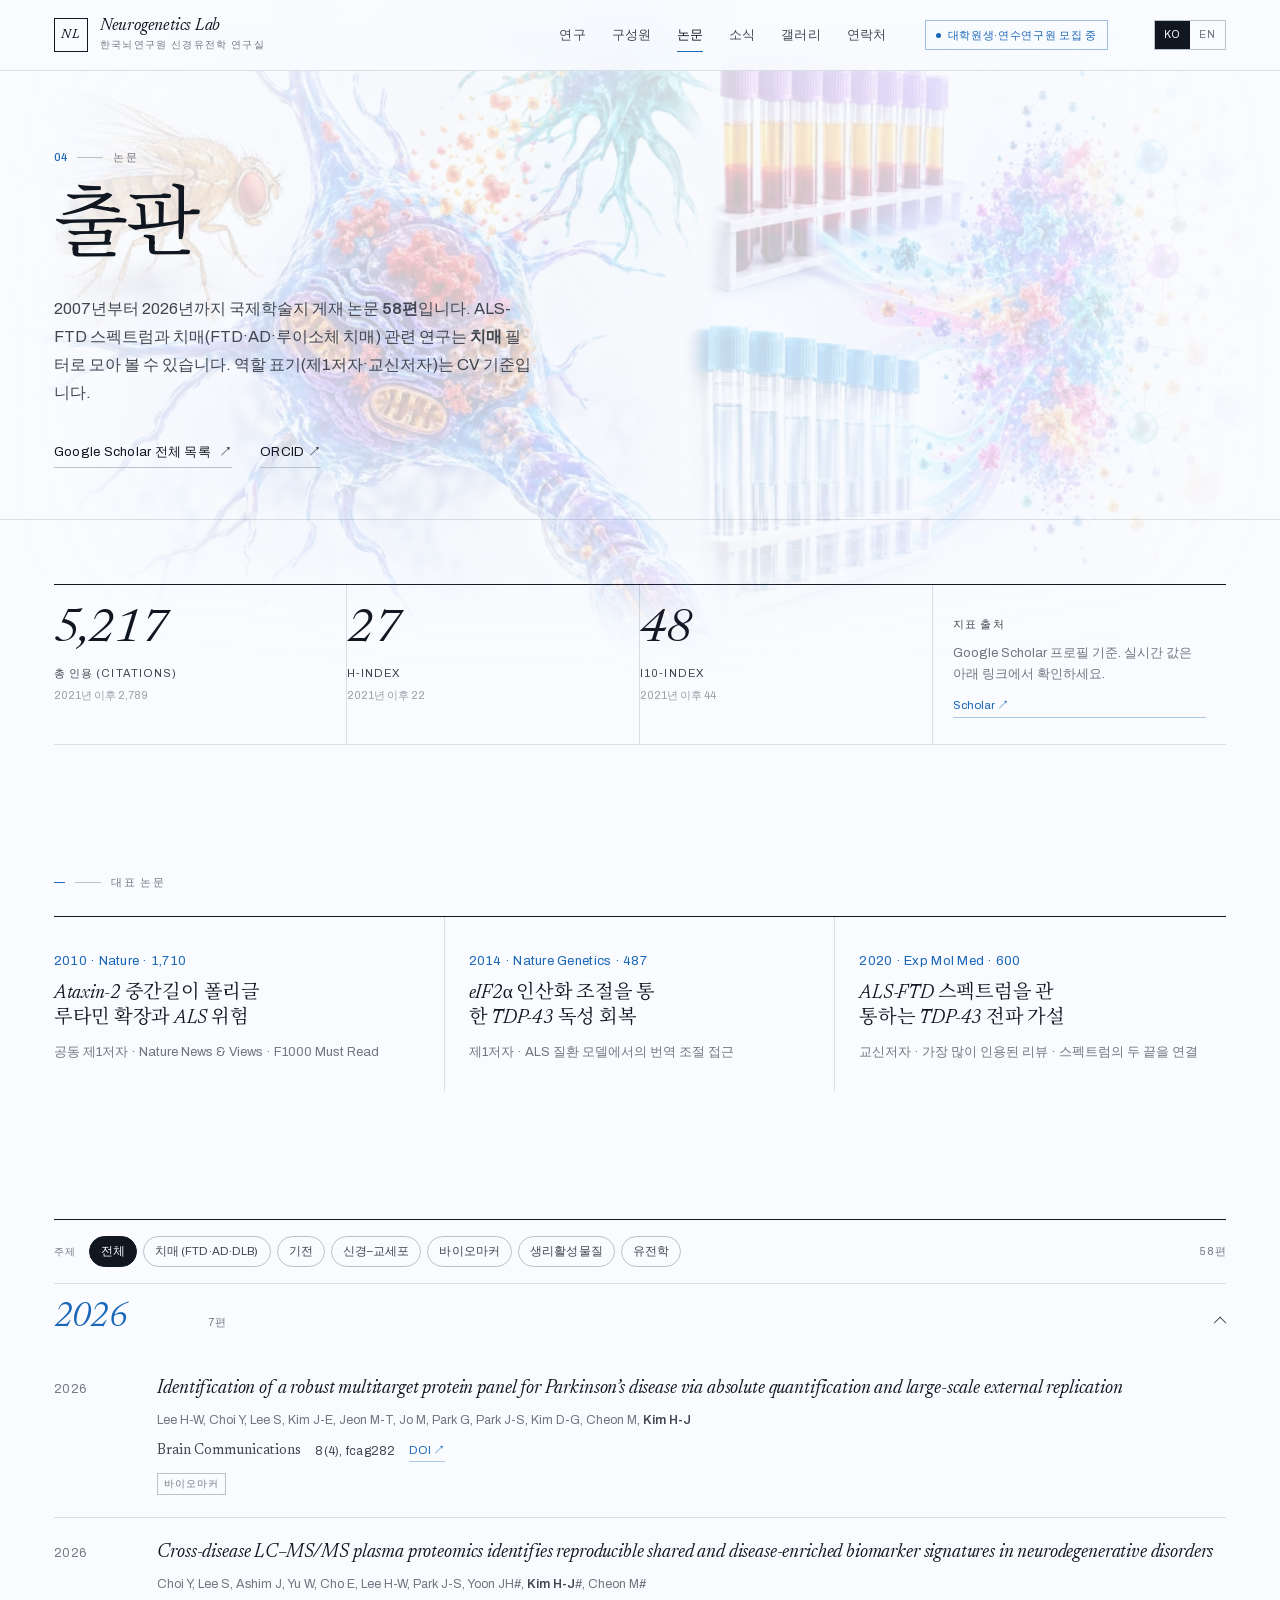
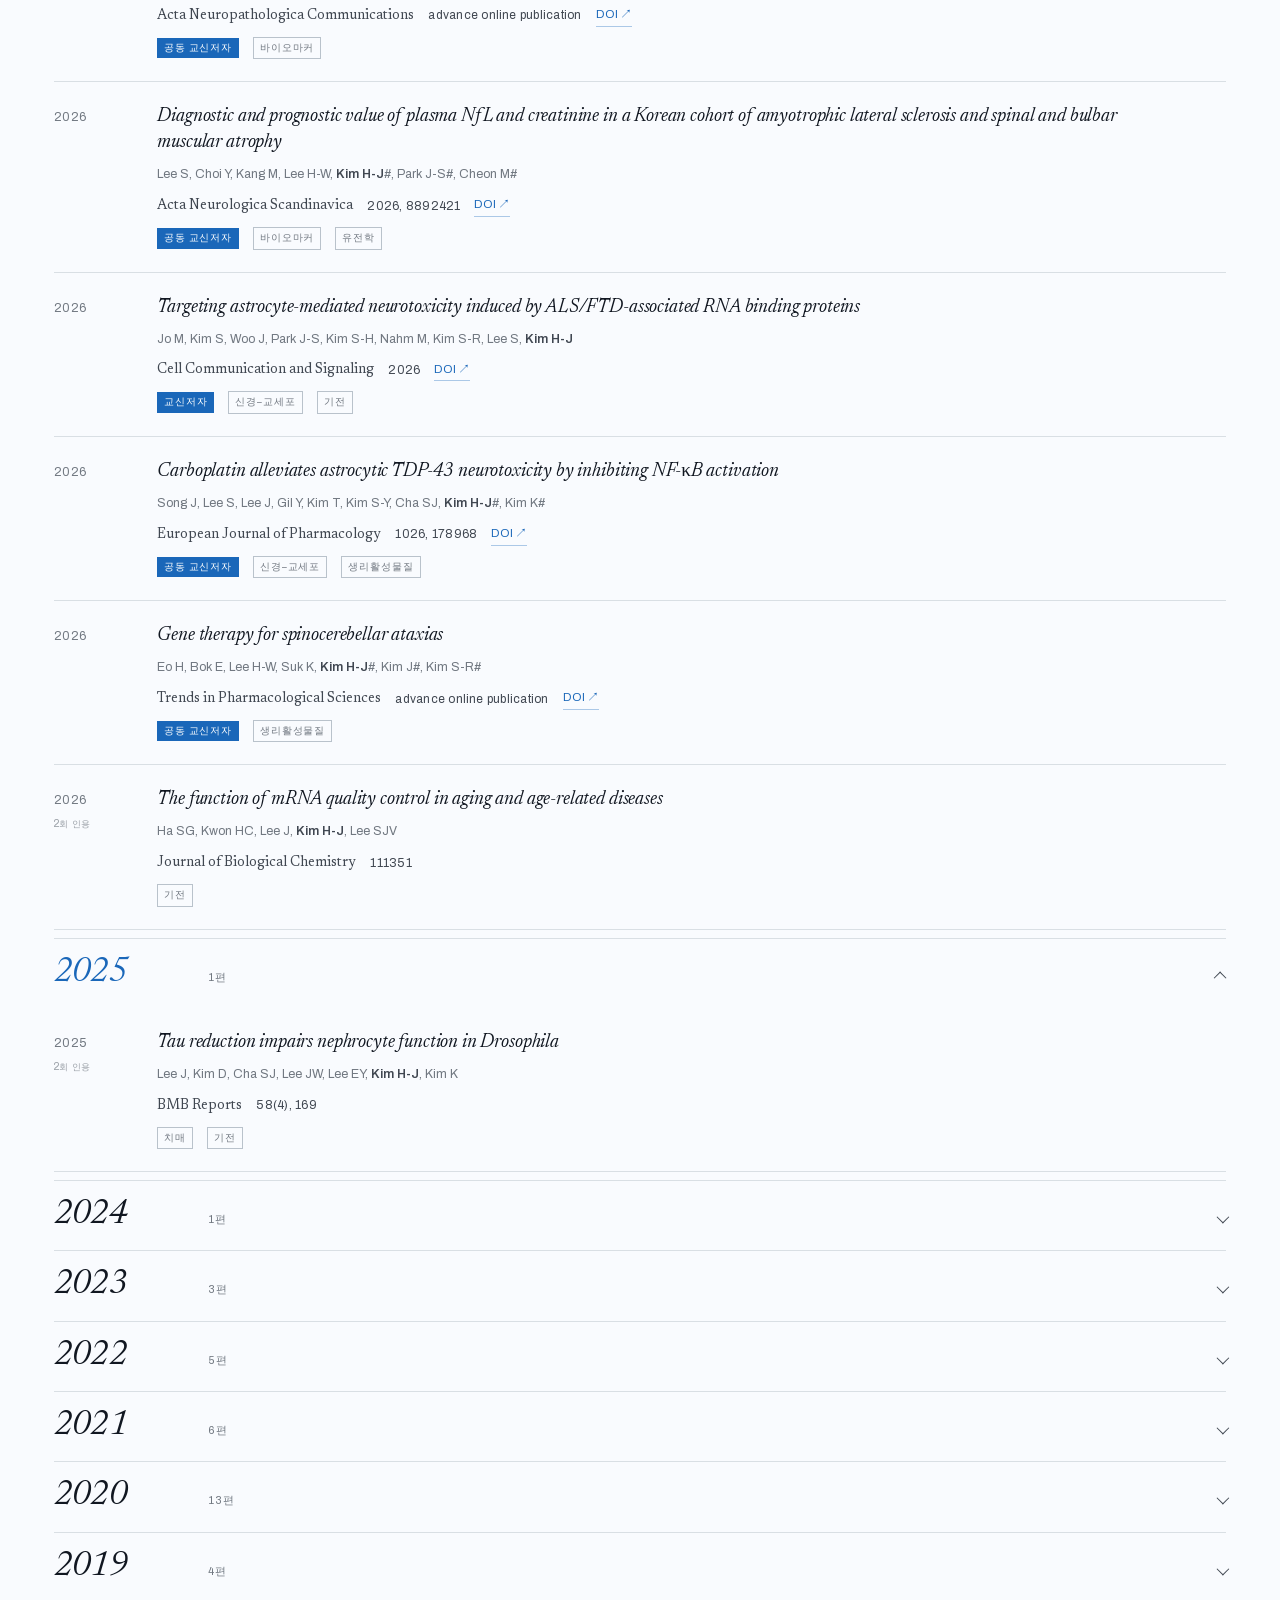
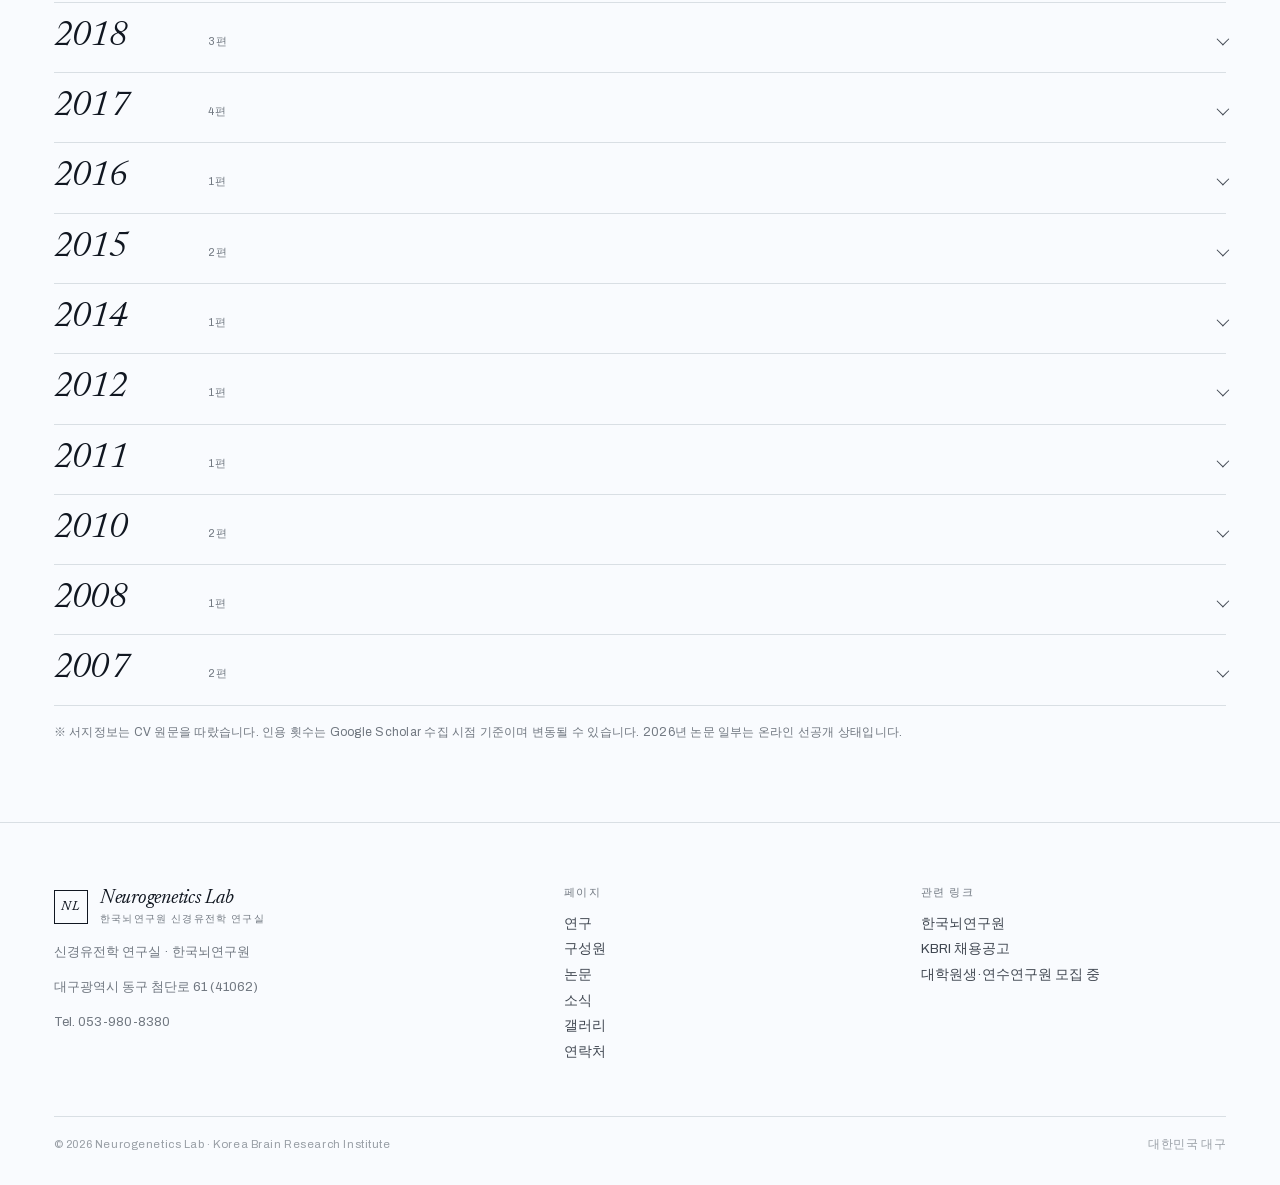
<file: Publications.html>
<!DOCTYPE html>
<html lang="ko" data-palette="blue" data-type="serif">
<head>
<meta charset="utf-8">
<meta name="viewport" content="width=device-width, initial-scale=1">
<title>Publications — Neurogenetics Lab</title>
<meta name="description" content="신경유전학 연구실 논문 목록 — ALS, FTD, TDP-43, FUS, 혈장 단백체 바이오마커. CV 및 Google Scholar 기반.">
<meta property="og:type" content="website">
<meta property="og:site_name" content="Neurogenetics Lab">
<meta property="og:locale" content="ko_KR">
<meta property="og:locale:alternate" content="en_US">
<meta property="og:title" content="논문 — Neurogenetics Lab">
<meta property="og:description" content="게재 논문 58편. Nature, Nature Genetics, Developmental Cell 등.">
<meta property="og:url" content="https://kijang1.github.io/neurogenetics-lab/Publications.html">
<meta property="og:image" content="https://kijang1.github.io/neurogenetics-lab/assets/og-image.png">
<meta property="og:image:width" content="1200">
<meta property="og:image:height" content="630">
<meta name="twitter:card" content="summary_large_image">
<meta name="twitter:title" content="논문 — Neurogenetics Lab">
<meta name="twitter:description" content="게재 논문 58편. Nature, Nature Genetics, Developmental Cell 등.">
<meta name="twitter:image" content="https://kijang1.github.io/neurogenetics-lab/assets/og-image.png">
<link rel="canonical" href="https://kijang1.github.io/neurogenetics-lab/Publications.html">
<link rel="icon" href="assets/favicon.svg" type="image/svg+xml">
<link rel="icon" href="assets/favicon-32.png" sizes="32x32" type="image/png">
<link rel="apple-touch-icon" href="assets/favicon-180.png">
<link rel="stylesheet" href="assets/fonts.css">
<link rel="stylesheet" href="assets/site.css">
<link rel="stylesheet" href="assets/pages.css">
</head>
<body data-lang="ko">

<header id="site-head"></header>

<main>

  <section class="page-hero">
    <div class="wrap">
      <div class="eyebrow"><span class="num">04</span><span class="dash"></span>
        <span data-ko>논문</span><span data-en>Publications</span>
      </div>
      <h1>
        <span data-ko>출판</span><span data-en>Publications</span>
      </h1>
      <p class="lede">
        <span data-ko>2007년부터 2026년까지 국제학술지 게재 논문 <strong>58편</strong>입니다. ALS-FTD 스펙트럼과 치매(FTD·AD·루이소체 치매) 관련 연구는 <strong>치매</strong> 필터로 모아 볼 수 있습니다. 역할 표기(제1저자·교신저자)는 CV 기준입니다.</span>
        <span data-en>Fifty-eight peer-reviewed papers from 2007 to 2026. ALS-FTD spectrum and dementia (FTD, AD, DLB) work can be isolated with the <strong>Dementia</strong> filter. Author roles follow the CV.</span>
      </p>
      <div class="hero-meta">
        <a class="tlink" href="https://scholar.google.com/citations?user=xHp_nzEAAAAJ&hl=ko" target="_blank" rel="noopener">
          <span data-ko>Google Scholar 전체 목록</span><span data-en>Full record on Google Scholar</span> <span aria-hidden="true">↗</span>
        </a>
        <a class="tlink" href="https://orcid.org/" target="_blank" rel="noopener">ORCID ↗</a>
      </div>
    </div>
  </section>

  <!-- ---------- METRICS ---------- -->
  <section class="sec sec--tight">
    <div class="wrap">
      <div class="metrics">
        <div class="metric">
          <span class="m-num">5,217</span>
          <span class="m-lab" data-ko>총 인용 (Citations)</span><span class="m-lab" data-en>Citations</span>
          <span class="m-sub" data-ko>2021년 이후 2,789</span><span class="m-sub" data-en>2,789 since 2021</span>
        </div>
        <div class="metric">
          <span class="m-num">27</span>
          <span class="m-lab" data-ko>h-index</span><span class="m-lab" data-en>h-index</span>
          <span class="m-sub" data-ko>2021년 이후 22</span><span class="m-sub" data-en>22 since 2021</span>
        </div>
        <div class="metric">
          <span class="m-num">48</span>
          <span class="m-lab" data-ko>i10-index</span><span class="m-lab" data-en>i10-index</span>
          <span class="m-sub" data-ko>2021년 이후 44</span><span class="m-sub" data-en>44 since 2021</span>
        </div>
        <div class="metric metric--note">
          <span class="m-lab" data-ko>지표 출처</span><span class="m-lab" data-en>Source</span>
          <p class="small" style="margin-top:6px" data-ko>Google Scholar 프로필 기준. 실시간 값은 아래 링크에서 확인하세요.</p>
          <p class="small" style="margin-top:6px" data-en>From the Google Scholar profile. Check the link below for current values.</p>
          <a class="pub-doi" href="https://scholar.google.com/citations?user=xHp_nzEAAAAJ&hl=ko" target="_blank" rel="noopener" style="margin-top:8px;display:inline-block">Scholar ↗</a>
        </div>
      </div>
    </div>
  </section>

  <!-- ---------- HIGHLIGHT ---------- -->
  <section class="sec sec--tight">
    <div class="wrap">
      <div class="eyebrow" style="margin-bottom:24px">
        <span class="num">—</span><span class="dash"></span>
        <span data-ko>대표 논문</span><span data-en>Selected work</span>
      </div>
      <div class="hl-grid">
        <article class="hl-cell">
          <div class="small mono" style="color:var(--accent)">2010 · Nature · 1,710</div>
          <h3>
            <span data-ko>Ataxin-2 중간길이 폴리글루타민 확장과 ALS 위험</span>
            <span data-en>Ataxin-2 intermediate-length polyglutamine expansions and ALS risk</span>
          </h3>
          <p class="small" data-ko>공동 제1저자 · Nature News &amp; Views · F1000 Must Read</p>
          <p class="small" data-en>Co-first author · Nature News &amp; Views · F1000 Must Read</p>
        </article>
        <article class="hl-cell">
          <div class="small mono" style="color:var(--accent)">2014 · Nature Genetics · 487</div>
          <h3>
            <span data-ko>eIF2α 인산화 조절을 통한 TDP-43 독성 회복</span>
            <span data-en>Therapeutic modulation of eIF2α phosphorylation rescues TDP-43 toxicity</span>
          </h3>
          <p class="small" data-ko>제1저자 · ALS 질환 모델에서의 번역 조절 접근</p>
          <p class="small" data-en>First author · a translational-control approach in ALS models</p>
        </article>
        <article class="hl-cell">
          <div class="small mono" style="color:var(--accent)">2020 · Exp Mol Med · 600</div>
          <h3>
            <span data-ko>ALS-FTD 스펙트럼을 관통하는 TDP-43 전파 가설</span>
            <span data-en>TDP-43 propagation across the ALS-FTD spectrum</span>
          </h3>
          <p class="small" data-ko>교신저자 · 가장 많이 인용된 리뷰 · 스펙트럼의 두 끝을 연결</p>
          <p class="small" data-en>Corresponding author · most-cited review · links both ends of the spectrum</p>
        </article>
      </div>
    </div>
  </section>

  <!-- ---------- FULL LIST ---------- -->
  <section class="sec sec--tight">
    <div class="wrap">

      <div class="pub-bar">
        <span class="lbl" data-ko>주제</span><span class="lbl" data-en>Topic</span>
        <div class="chip-row" id="pub-filters">
          <button class="chip" data-f="all" aria-pressed="true"><span data-ko>전체</span><span data-en>All</span></button>
          <button class="chip" data-f="dementia" aria-pressed="false"><span data-ko>치매 (FTD·AD·DLB)</span><span data-en>Dementia (FTD·AD·DLB)</span></button>
          <button class="chip" data-f="mechanism" aria-pressed="false"><span data-ko>기전</span><span data-en>Mechanism</span></button>
          <button class="chip" data-f="glia" aria-pressed="false"><span data-ko>신경–교세포</span><span data-en>Neuron–glia</span></button>
          <button class="chip" data-f="biomarker" aria-pressed="false"><span data-ko>바이오마커</span><span data-en>Biomarker</span></button>
          <button class="chip" data-f="therapeutics" aria-pressed="false"><span data-ko>생리활성물질</span><span data-en>Therapeutics</span></button>
          <button class="chip" data-f="genetics" aria-pressed="false"><span data-ko>유전학</span><span data-en>Genetics</span></button>
        </div>
        <span class="count"><span id="pub-count">56</span><span data-ko>편</span><span data-en> papers</span></span>
      </div>

      <div id="pub-list"></div>

      <p class="center-note" data-ko>※ 서지정보는 CV 원문을 따랐습니다. 인용 횟수는 Google Scholar 수집 시점 기준이며 변동될 수 있습니다. 2026년 논문 일부는 온라인 선공개 상태입니다.</p>
      <p class="center-note" data-en>※ Bibliographic details follow the CV. Citation counts are a snapshot from Google Scholar and will change. Some 2026 items are online-first.</p>
    </div>
  </section>

</main>

<footer id="site-foot"></footer>

<script src="assets/pubs.js"></script>
<script>
(function () {
  var activeFilter = 'all';

  function refresh() {
    renderPubList({ filter: activeFilter });
  }

  document.addEventListener('DOMContentLoaded', function () {
    document.querySelectorAll('#pub-filters .chip').forEach(function (b) {
      b.addEventListener('click', function () {
        activeFilter = b.dataset.f;
        document.querySelectorAll('#pub-filters .chip').forEach(function (x) {
          x.setAttribute('aria-pressed', String(x.dataset.f === activeFilter));
        });
        refresh();
      });
    });
    refresh();
  });

  /* re-render on language switch so role/topic labels and counts follow */
  document.addEventListener('langchange', refresh);
})();
</script>
<script>window.__TWEAK_DEFAULTS = /*EDITMODE-BEGIN*/{
  "palette": "blue",
  "type": "serif",
  "atlas": "on"
}/*EDITMODE-END*/;</script>
<script>window.__PUBLIC_BUILD = true;</script>
<script src="assets/site.js"></script>
<style>
.metrics {
  display: grid;
  grid-template-columns: repeat(4, minmax(0, 1fr));
  border-top: 1px solid var(--ink);
  border-bottom: 1px solid var(--rule);
}
.metric { padding: 22px 20px 26px 0; border-right: 1px solid var(--rule); display: grid; align-content: start; gap: 3px; }
.metric:last-child { border-right: 0; }
.metric--note { padding-left: 20px; }
.m-num {
  font-family: var(--font-display);
  font-size: clamp(2rem, 3.6vw, 3rem);
  line-height: 1;
  letter-spacing: -0.03em;
  font-variant-numeric: tabular-nums;
}
.m-lab { font-size: 11px; letter-spacing: 0.1em; text-transform: uppercase; color: var(--ink-soft); margin-top: 8px; }
.m-sub { font-size: 11px; color: var(--faint); font-variant-numeric: tabular-nums; }
.hl-grid { display: grid; grid-template-columns: repeat(3, minmax(0, 1fr)); border-top: 1px solid var(--ink); }
.hl-cell { padding: 24px 24px 28px 0; border-right: 1px solid var(--rule); }
.hl-cell:nth-child(3) { border-right: 0; padding-left: 24px; }
.hl-cell:nth-child(2) { padding-left: 24px; }
.hl-cell h3 { font-size: 1.2rem; line-height: 1.3; margin-top: 10px; letter-spacing: -0.012em; }
.hl-cell .small { margin-top: 10px; color: var(--muted); }
.chip-row { display: flex; flex-wrap: wrap; gap: 6px; }
@media (max-width: 900px){
  .metrics { grid-template-columns: 1fr 1fr; }
  .metric:nth-child(2n) { border-right: 0; }
  .metric:nth-child(-n+2) { border-bottom: 1px solid var(--rule); }
  .hl-grid { grid-template-columns: 1fr; }
  .hl-cell { border-right: 0; padding: 20px 0; border-bottom: 1px solid var(--rule); }
  .hl-cell:nth-child(2), .hl-cell:nth-child(3) { padding-left: 0; }
}
</style>
</body>
</html>
</file>
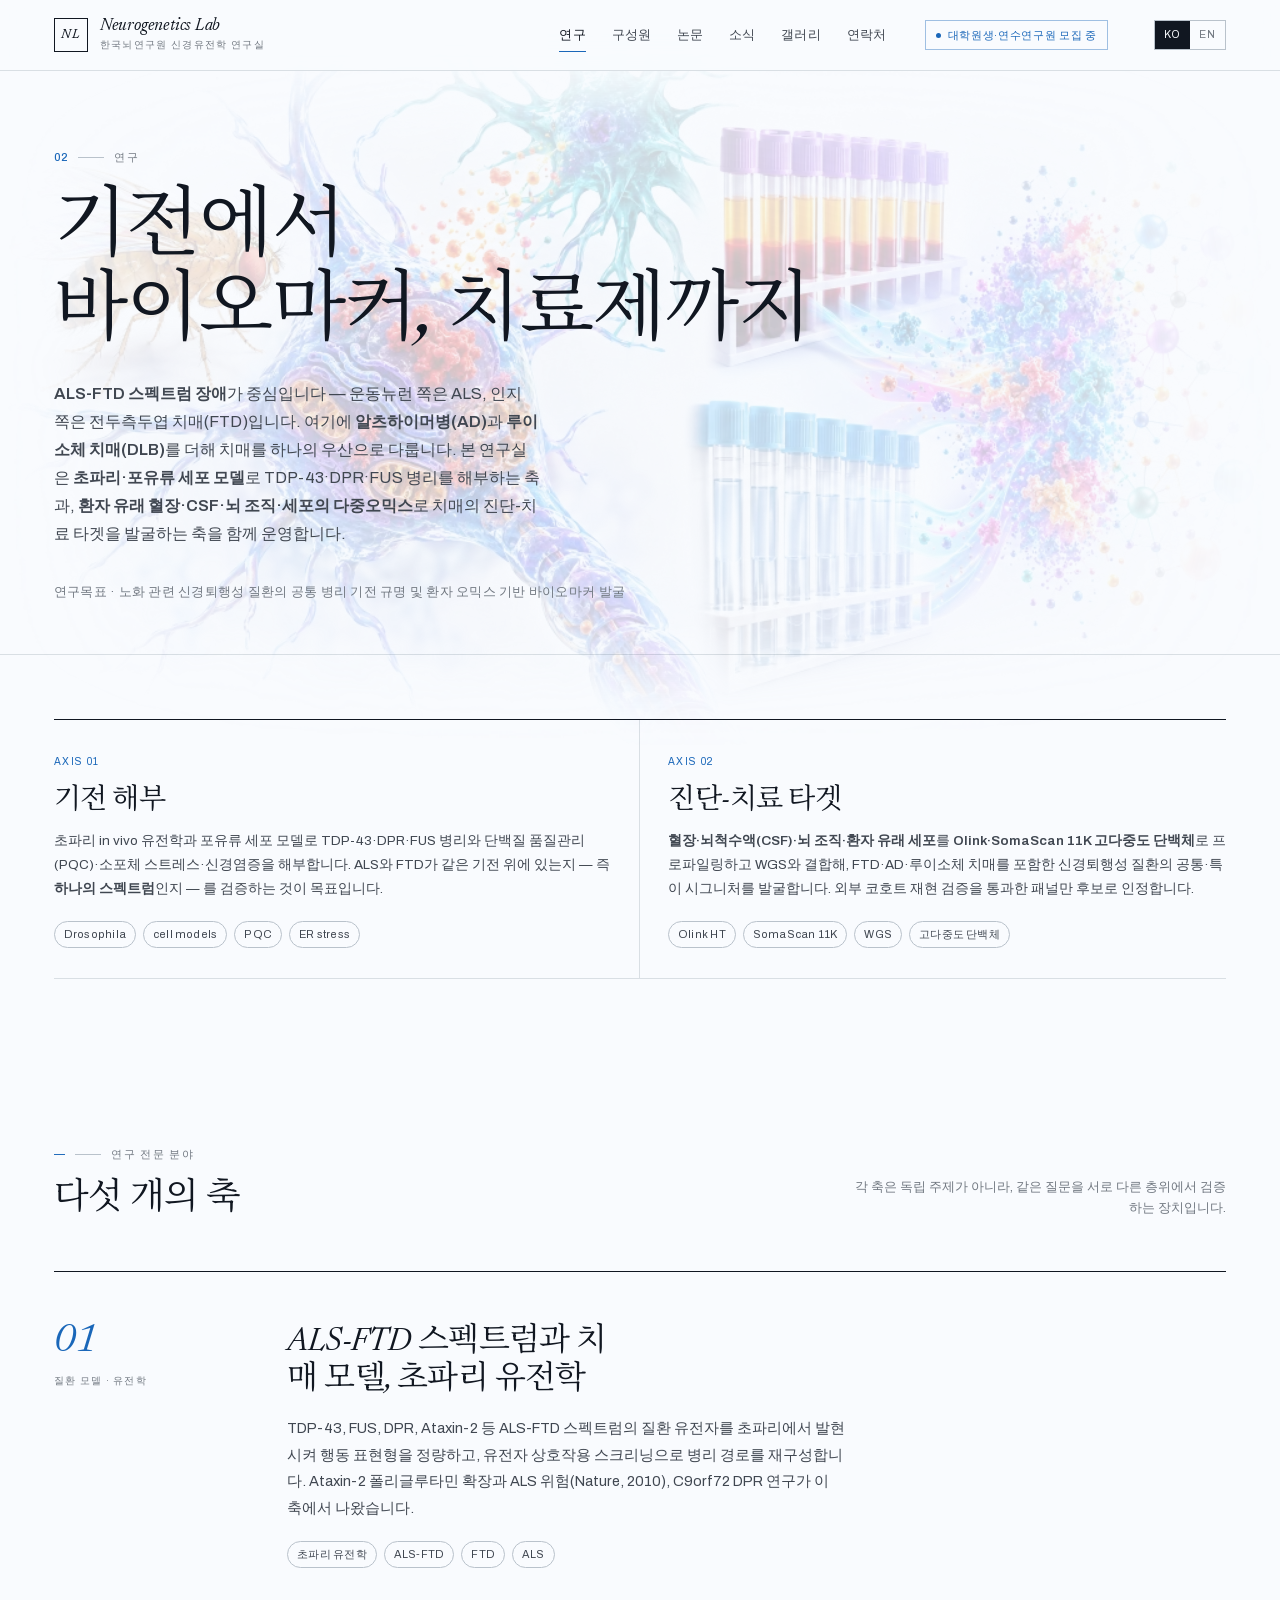
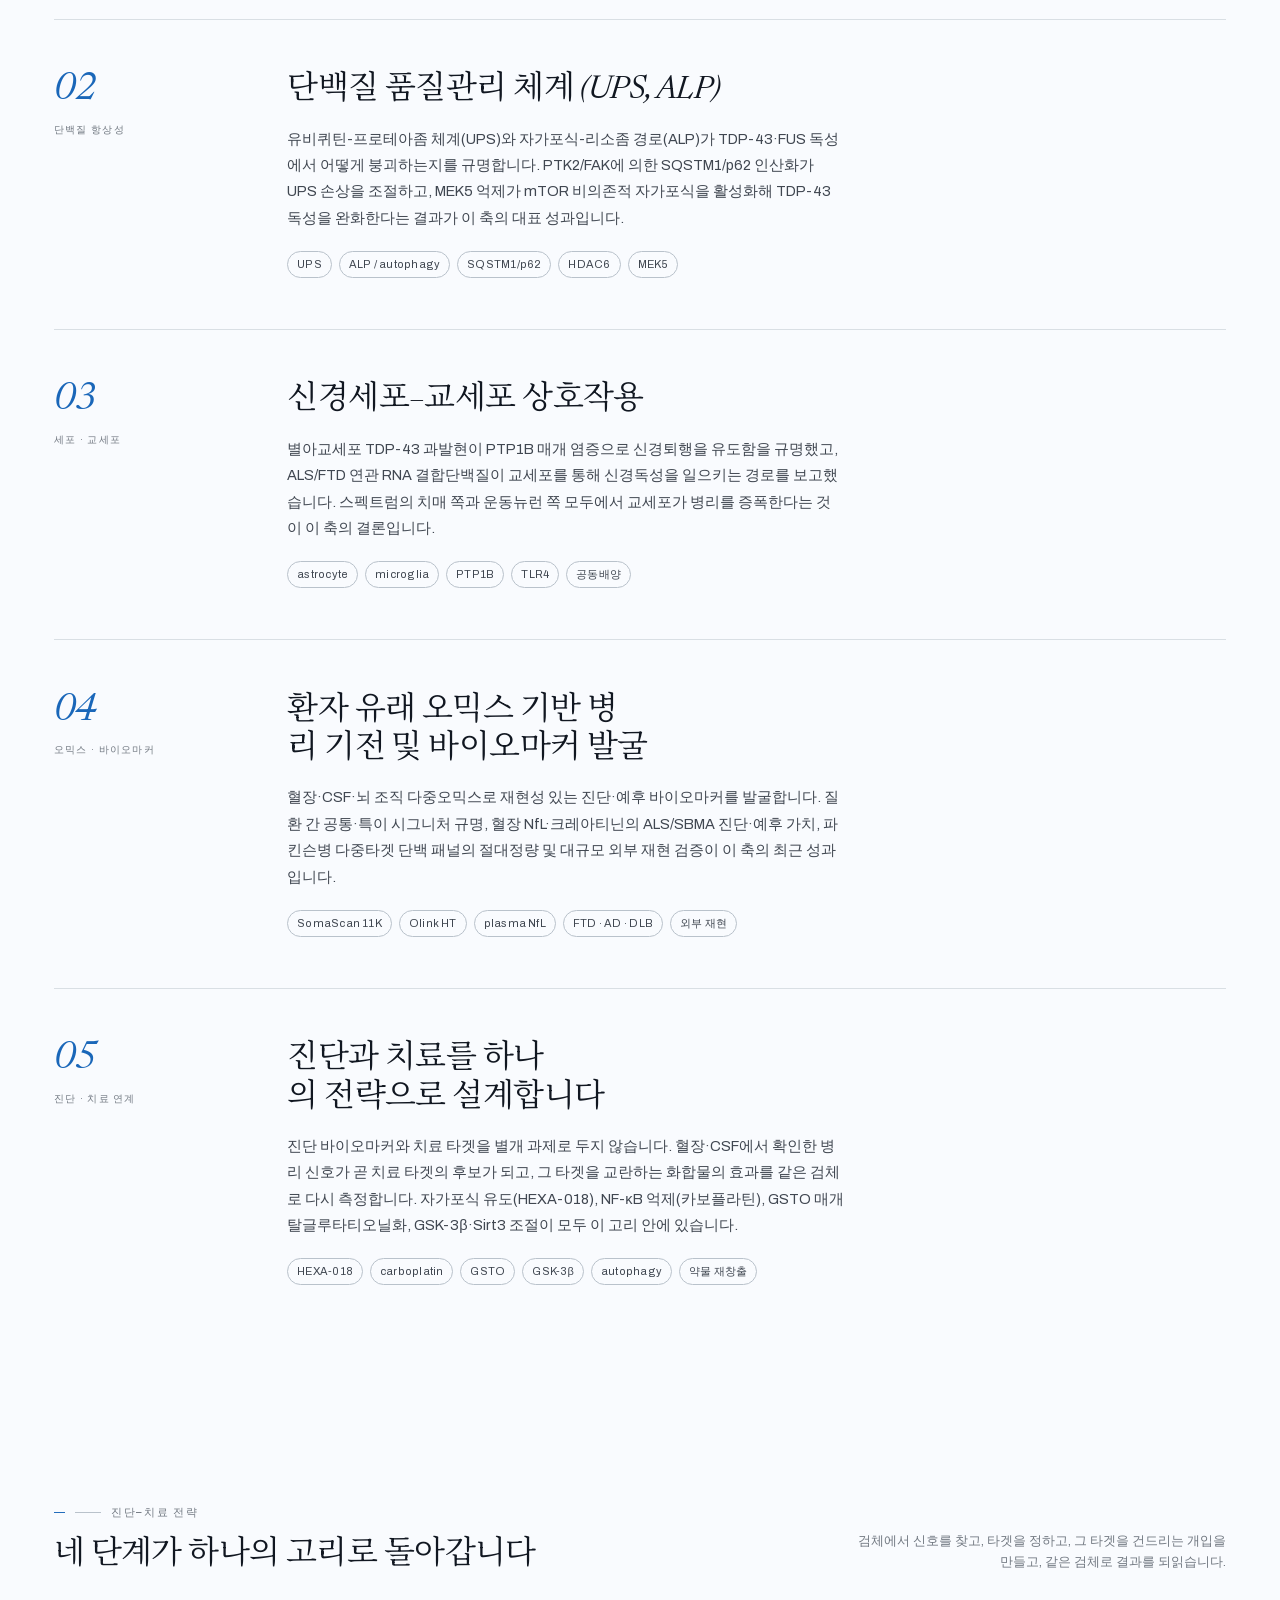
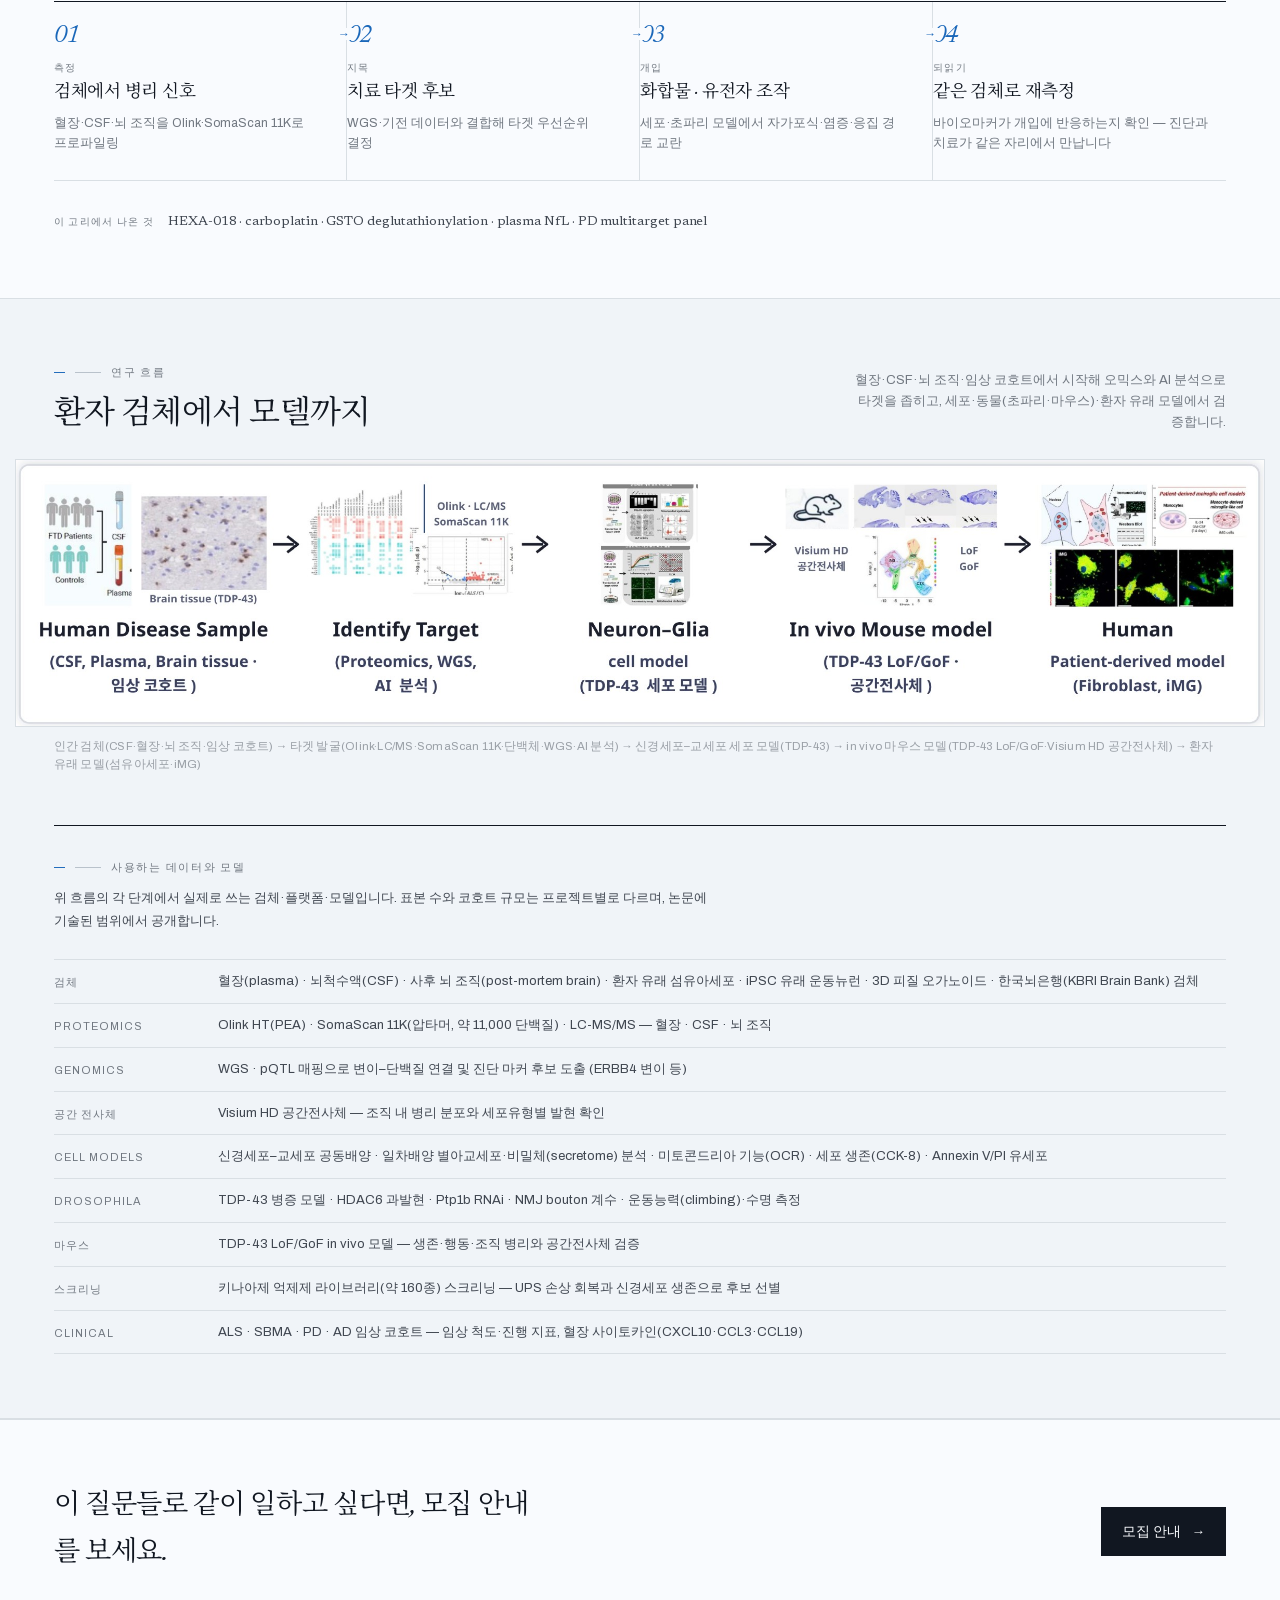
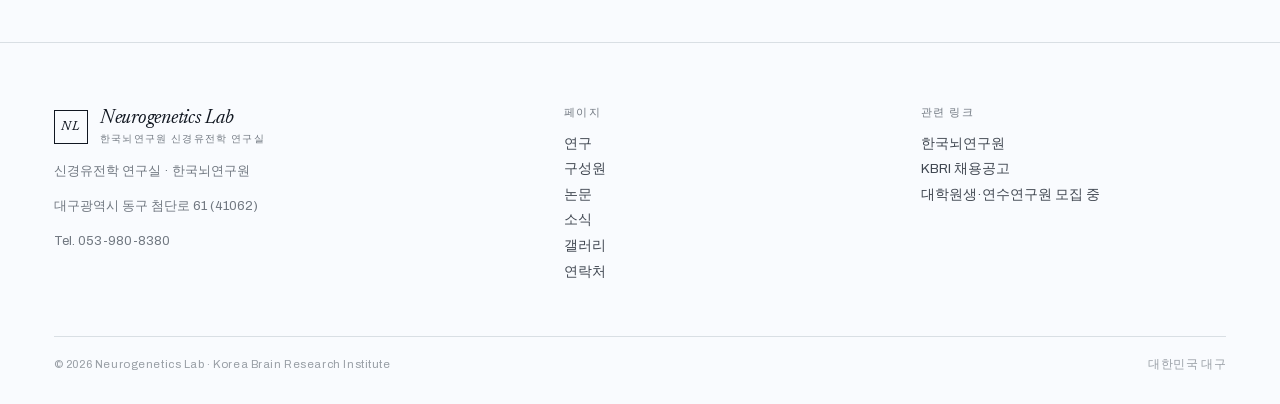
<file: Research.html>
<!DOCTYPE html>
<html lang="ko" data-palette="blue" data-type="serif">
<head>
<meta charset="utf-8">
<meta name="viewport" content="width=device-width, initial-scale=1">
<title>Research — Neurogenetics Lab</title>
<meta name="description" content="신경유전학 연구실 연구 분야 — 초파리 유전학, 단백질 품질관리(PQC), 신경–교세포 상호작용, 환자 유래 다중오믹스 바이오마커.">
<meta property="og:type" content="website">
<meta property="og:site_name" content="Neurogenetics Lab">
<meta property="og:locale" content="ko_KR">
<meta property="og:locale:alternate" content="en_US">
<meta property="og:title" content="연구 — Neurogenetics Lab">
<meta property="og:description" content="초파리 유전학과 단백질 품질관리, 신경–교세포 상호작용, 환자 유래 다중오믹스. 다섯 개의 연구 축과 데이터·모델.">
<meta property="og:url" content="https://kijang1.github.io/neurogenetics-lab/Research.html">
<meta property="og:image" content="https://kijang1.github.io/neurogenetics-lab/assets/og-image.png">
<meta property="og:image:width" content="1200">
<meta property="og:image:height" content="630">
<meta name="twitter:card" content="summary_large_image">
<meta name="twitter:title" content="연구 — Neurogenetics Lab">
<meta name="twitter:description" content="초파리 유전학과 단백질 품질관리, 신경–교세포 상호작용, 환자 유래 다중오믹스. 다섯 개의 연구 축과 데이터·모델.">
<meta name="twitter:image" content="https://kijang1.github.io/neurogenetics-lab/assets/og-image.png">
<link rel="canonical" href="https://kijang1.github.io/neurogenetics-lab/Research.html">
<link rel="icon" href="assets/favicon.svg" type="image/svg+xml">
<link rel="icon" href="assets/favicon-32.png" sizes="32x32" type="image/png">
<link rel="apple-touch-icon" href="assets/favicon-180.png">
<link rel="stylesheet" href="assets/fonts.css">
<link rel="stylesheet" href="assets/site.css">
<link rel="stylesheet" href="assets/pages.css">
</head>
<body data-lang="ko">

<header id="site-head"></header>

<main>

  <section class="page-hero">
    <div class="wrap">
      <div class="eyebrow"><span class="num">02</span><span class="dash"></span>
        <span data-ko>연구</span><span data-en>Research</span>
      </div>
      <h1>
        <span data-ko>기전에서<br>바이오마커, 치료제까지</span>
        <span data-en>From mechanism<br>to biomarker, to therapy</span>
      </h1>
      <p class="lede">
        <span data-ko><strong>ALS-FTD 스펙트럼 장애</strong>가 중심입니다 — 운동뉴런 쪽은 ALS, 인지 쪽은 전두측두엽 치매(FTD)입니다. 여기에 <strong>알츠하이머병(AD)</strong>과 <strong>루이소체 치매(DLB)</strong>를 더해 치매를 하나의 우산으로 다룹니다. 본 연구실은 <strong>초파리·포유류 세포 모델</strong>로 TDP-43·DPR·FUS 병리를 해부하는 축과, <strong>환자 유래 혈장·CSF·뇌 조직·세포의 다중오믹스</strong>로 치매의 진단-치료 타겟을 발굴하는 축을 함께 운영합니다.</span>
        <span data-en><strong>ALS-FTD spectrum disorder</strong> is the centre of gravity — ALS at the motor-neuron end, frontotemporal dementia (FTD) at the cognitive end. <strong>Alzheimer's disease (AD)</strong> and <strong>dementia with Lewy bodies (DLB)</strong> extend this into a broader dementia umbrella. The lab runs two axes together: dissecting TDP-43, DPR and FUS pathology in <strong>Drosophila and mammalian cell models</strong>, and identifying diagnostic and therapeutic targets for dementia through <strong>multi-omics of patient plasma, CSF, brain tissue and cells</strong>.</span>
      </p>
      <div class="hero-meta">
        <span class="small mono" data-ko>연구목표 · 노화 관련 신경퇴행성 질환의 공통 병리 기전 규명 및 환자 오믹스 기반 바이오마커 발굴</span>
        <span class="small mono" data-en>Aim · shared mechanisms of age-associated neurodegeneration, plus patient-derived omics biomarkers</span>
      </div>
    </div>
  </section>

  <!-- ---------- TWO AXES ---------- -->
  <section class="sec sec--tight">
    <div class="wrap">
      <div class="axes">
        <div class="axis">
          <span class="ax-n">AXIS 01</span>
          <h3 data-ko>기전 해부</h3><h3 data-en>Mechanism</h3>
          <p data-ko>초파리 in vivo 유전학과 포유류 세포 모델로 TDP-43·DPR·FUS 병리와 단백질 품질관리(PQC)·소포체 스트레스·신경염증을 해부합니다. ALS와 FTD가 같은 기전 위에 있는지 — 즉 <strong>하나의 스펙트럼</strong>인지 — 를 검증하는 것이 목표입니다.</p>
          <p data-en>Drosophila in vivo genetics and mammalian cell models dissect TDP-43, DPR and FUS pathology alongside protein quality control (PQC) dysfunction, ER stress and neuroinflammation — testing whether ALS and FTD sit on shared mechanisms, i.e. <strong>one spectrum</strong>.</p>
          <div class="tags"><span>Drosophila</span><span>cell models</span><span>PQC</span><span>ER stress</span></div>
        </div>
        <div class="axis">
          <span class="ax-n">AXIS 02</span>
          <h3 data-ko>진단-치료 타겟</h3><h3 data-en>Diagnostic–therapeutic target</h3>
          <p data-ko><strong>혈장·뇌척수액(CSF)·뇌 조직·환자 유래 세포</strong>를 <strong>Olink·SomaScan 11K 고다중도 단백체</strong>로 프로파일링하고 WGS와 결합해, FTD·AD·루이소체 치매를 포함한 신경퇴행성 질환의 공통·특이 시그니처를 발굴합니다. 외부 코호트 재현 검증을 통과한 패널만 후보로 인정합니다.</p>
          <p data-en><strong>Plasma, CSF, brain tissue and patient-derived cells</strong> are profiled on <strong>high-plex Olink and SomaScan 11K</strong> platforms and combined with WGS, identifying shared and disease-specific signatures across neurodegenerative disease, FTD, AD and DLB included. Only panels that survive external replication are treated as candidates.</p>
          <div class="tags"><span>Olink HT</span><span>SomaScan 11K</span><span>WGS</span><span data-ko>고다중도 단백체</span><span data-en>high-plex proteomics</span></div>
        </div>
      </div>
    </div>
  </section>

  <!-- ---------- EXPERTISE ---------- -->
  <section class="sec">
    <div class="wrap">
      <div class="sec-head">
        <div class="sh-l">
          <div class="eyebrow"><span class="num">—</span><span class="dash"></span>
            <span data-ko>연구 전문 분야</span><span data-en>Research expertise</span>
          </div>
          <h2 style="font-size:clamp(1.7rem,2.8vw,2.4rem)">
            <span data-ko>다섯 개의 축</span><span data-en>Five axes</span>
          </h2>
        </div>
        <div class="sh-r">
          <p class="small" data-ko>각 축은 독립 주제가 아니라, 같은 질문을 서로 다른 층위에서 검증하는 장치입니다.</p>
          <p class="small" data-en>These are not separate topics so much as different levels at which the same question gets tested.</p>
        </div>
      </div>

      <article class="topic" id="t1">
        <aside class="topic-side">
          <span class="t-n">01</span>
          <span class="t-k" data-ko>질환 모델 · 유전학</span><span class="t-k" data-en>Disease models · genetics</span>
        </aside>
        <div>
          <h3>
            <span data-ko>ALS-FTD 스펙트럼과 치매 모델, 초파리 유전학</span>
            <span data-en>ALS-FTD spectrum and dementia models, Drosophila genetics</span>
          </h3>
          <p data-ko>TDP-43, FUS, DPR, Ataxin-2 등 ALS-FTD 스펙트럼의 질환 유전자를 초파리에서 발현시켜 행동 표현형을 정량하고, 유전자 상호작용 스크리닝으로 병리 경로를 재구성합니다. Ataxin-2 폴리글루타민 확장과 ALS 위험(Nature, 2010), C9orf72 DPR 연구가 이 축에서 나왔습니다.</p>
          <p data-en>Disease genes of the ALS-FTD spectrum — TDP-43, FUS, DPR, Ataxin-2 — are expressed in Drosophila, phenotypes quantified, and genetic interaction screens reconstruct the pathological pathway. Ataxin-2 polyglutamine expansions and ALS risk (Nature, 2010) and the C9orf72 DPR work came from this axis.</p>
          <div class="tags"><span data-ko>초파리 유전학</span><span data-en>Drosophila genetics</span><span>ALS-FTD</span><span>FTD</span><span>ALS</span></div>
        </div>
      </article>

      <article class="topic" id="t2">
        <aside class="topic-side">
          <span class="t-n">02</span>
          <span class="t-k" data-ko>단백질 항상성</span><span class="t-k" data-en>Proteostasis</span>
        </aside>
        <div>
          <h3>
            <span data-ko>단백질 품질관리 체계 (UPS, ALP)</span>
            <span data-en>Protein quality control systems (UPS, ALP)</span>
          </h3>
          <p data-ko>유비퀴틴-프로테아좀 체계(UPS)와 자가포식-리소좀 경로(ALP)가 TDP-43·FUS 독성에서 어떻게 붕괴하는지를 규명합니다. PTK2/FAK에 의한 SQSTM1/p62 인산화가 UPS 손상을 조절하고, MEK5 억제가 mTOR 비의존적 자가포식을 활성화해 TDP-43 독성을 완화한다는 결과가 이 축의 대표 성과입니다.</p>
          <p data-en>We map how the ubiquitin–proteasome system (UPS) and autophagy–lysosome pathway (ALP) collapse under TDP-43 and FUS toxicity. Representative findings on this axis: PTK2/FAK-dependent SQSTM1/p62 phosphorylation regulates UPS impairment, and MEK5 inhibition activates mTOR-independent autophagy to suppress TDP-43 toxicity.</p>
          <div class="tags"><span>UPS</span><span>ALP / autophagy</span><span>SQSTM1/p62</span><span>HDAC6</span><span>MEK5</span></div>
        </div>
      </article>

      <article class="topic" id="t3">
        <aside class="topic-side">
          <span class="t-n">03</span>
          <span class="t-k" data-ko>세포 · 교세포</span><span class="t-k" data-en>Neuron · glia</span>
        </aside>
        <div>
          <h3>
            <span data-ko>신경세포–교세포 상호작용</span>
            <span data-en>Neuron–glia interaction</span>
          </h3>
          <p data-ko>별아교세포 TDP-43 과발현이 PTP1B 매개 염증으로 신경퇴행을 유도함을 규명했고, ALS/FTD 연관 RNA 결합단백질이 교세포를 통해 신경독성을 일으키는 경로를 보고했습니다. 스펙트럼의 치매 쪽과 운동뉴런 쪽 모두에서 교세포가 병리를 증폭한다는 것이 이 축의 결론입니다.</p>
          <p data-en>We showed that astrocytic TDP-43 overexpression drives neurodegeneration through a PTP1B-mediated inflammatory response, and reported how ALS/FTD-associated RNA-binding proteins drive neurotoxicity through glia. The conclusion on this axis is that glia amplify pathology at both ends of the spectrum.</p>
          <div class="tags"><span>astrocyte</span><span>microglia</span><span>PTP1B</span><span>TLR4</span><span data-ko>공동배양</span><span data-en>co-culture</span></div>
        </div>
      </article>

      <article class="topic" id="t4">
        <aside class="topic-side">
          <span class="t-n">04</span>
          <span class="t-k" data-ko>오믹스 · 바이오마커</span><span class="t-k" data-en>Omics · biomarkers</span>
        </aside>
        <div>
          <h3>
            <span data-ko>환자 유래 오믹스 기반 병리 기전 및 바이오마커 발굴</span>
            <span data-en>Pathogenic mechanisms and biomarkers from patient-derived omics</span>
          </h3>
          <p data-ko>혈장·CSF·뇌 조직 다중오믹스로 재현성 있는 진단·예후 바이오마커를 발굴합니다. 질환 간 공통·특이 시그니처 규명, 혈장 NfL·크레아티닌의 ALS/SBMA 진단·예후 가치, 파킨슨병 다중타겟 단백 패널의 절대정량 및 대규모 외부 재현 검증이 이 축의 최근 성과입니다.</p>
          <p data-en>Reproducible diagnostic and prognostic biomarkers from plasma, CSF and brain-tissue multi-omics. Recent work includes cross-disease shared and disease-enriched signatures, the diagnostic and prognostic value of plasma NfL and creatinine in ALS/SBMA, and absolute quantification plus large-scale external replication of a multitarget protein panel for Parkinson's disease.</p>
          <div class="tags"><span>SomaScan 11K</span><span>Olink HT</span><span>plasma NfL</span><span>FTD · AD · DLB</span><span data-ko>외부 재현</span><span data-en>external replication</span></div>
        </div>
      </article>

      <article class="topic" id="t5">
        <aside class="topic-side">
          <span class="t-n">05</span>
          <span class="t-k" data-ko>진단 · 치료 연계</span><span class="t-k" data-en>Diagnostics · therapeutics</span>
        </aside>
        <div>
          <h3>
            <span data-ko>진단과 치료를 하나의 전략으로 설계합니다</span>
            <span data-en>Diagnosis and therapy designed as a single strategy</span>
          </h3>
          <p data-ko>진단 바이오마커와 치료 타겟을 별개 과제로 두지 않습니다. 혈장·CSF에서 확인한 병리 신호가 곧 치료 타겟의 후보가 되고, 그 타겟을 교란하는 화합물의 효과를 같은 검체로 다시 측정합니다. 자가포식 유도(HEXA-018), NF-κB 억제(카보플라틴), GSTO 매개 탈글루타티오닐화, GSK-3β·Sirt3 조절이 모두 이 고리 안에 있습니다.</p>
          <p data-en>Diagnostic biomarkers and therapeutic targets are not separate projects. A pathological signal found in plasma or CSF becomes a candidate target, and the effect of a compound acting on that target is measured back in the same specimen. Autophagy induction (HEXA-018), NF-κB inhibition (carboplatin), GSTO-mediated deglutathionylation, and GSK-3β or Sirt3 modulation all sit inside this loop.</p>
          <div class="tags"><span>HEXA-018</span><span>carboplatin</span><span>GSTO</span><span>GSK-3β</span><span>autophagy</span><span data-ko>약물 재창출</span><span data-en>repurposing</span></div>
        </div>
      </article>

    </div>
  </section>

  <!-- ---------- DIAGNOSIS-THERAPY LOOP ---------- -->
  <section class="sec sec--tight">
    <div class="wrap">
      <div class="sec-head" style="margin-bottom:28px">
        <div class="sh-l">
          <div class="eyebrow"><span class="num">—</span><span class="dash"></span>
            <span data-ko>진단–치료 전략</span><span data-en>Diagnosis–therapy strategy</span>
          </div>
          <h2 style="font-size:clamp(1.5rem,2.5vw,2.1rem)">
            <span data-ko>네 단계가 하나의 고리로 돌아갑니다</span>
            <span data-en>Four steps that close into one loop</span>
          </h2>
        </div>
        <div class="sh-r">
          <p class="small" data-ko>검체에서 신호를 찾고, 타겟을 정하고, 그 타겟을 건드리는 개입을 만들고, 같은 검체로 결과를 되읽습니다.</p>
          <p class="small" data-en>Find the signal in a specimen, nominate the target, build an intervention that touches it, then read the result back in the same specimen.</p>
        </div>
      </div>

      <div class="loop reveal">
        <div class="loop-step">
          <span class="ls-n">01</span>
          <span class="ls-k" data-ko>측정</span><span class="ls-k" data-en>Measure</span>
          <h4 data-ko>검체에서 병리 신호</h4><h4 data-en>Pathological signal</h4>
          <p data-ko>혈장·CSF·뇌 조직을 Olink·SomaScan 11K로 프로파일링</p>
          <p data-en>Plasma, CSF and brain tissue profiled on Olink and SomaScan 11K</p>
        </div>
        <div class="loop-step">
          <span class="ls-n">02</span>
          <span class="ls-k" data-ko>지목</span><span class="ls-k" data-en>Nominate</span>
          <h4 data-ko>치료 타겟 후보</h4><h4 data-en>Therapeutic target</h4>
          <p data-ko>WGS·기전 데이터와 결합해 타겟 우선순위 결정</p>
          <p data-en>Prioritised by combining WGS with mechanistic data</p>
        </div>
        <div class="loop-step">
          <span class="ls-n">03</span>
          <span class="ls-k" data-ko>개입</span><span class="ls-k" data-en>Intervene</span>
          <h4 data-ko>화합물 · 유전자 조작</h4><h4 data-en>Compound or genetic</h4>
          <p data-ko>세포·초파리 모델에서 자가포식·염증·응집 경로 교란</p>
          <p data-en>Autophagy, inflammation and aggregation pathways perturbed in cell and fly models</p>
        </div>
        <div class="loop-step">
          <span class="ls-n">04</span>
          <span class="ls-k" data-ko>되읽기</span><span class="ls-k" data-en>Read back</span>
          <h4 data-ko>같은 검체로 재측정</h4><h4 data-en>Re-measure</h4>
          <p data-ko>바이오마커가 개입에 반응하는지 확인 — 진단과 치료가 같은 자리에서 만납니다</p>
          <p data-en>Whether the biomarker responds to the intervention — where diagnosis and therapy meet</p>
        </div>
      </div>

      <div class="loop-note">
        <span class="ln-k" data-ko>이 고리에서 나온 것</span><span class="ln-k" data-en>What came out of this loop</span>
        <span class="ln-v">HEXA-018 · carboplatin · GSTO deglutathionylation · plasma NfL · PD multitarget panel</span>
      </div>
    </div>
  </section>

  <!-- ---------- WORKFLOW (figure) ---------- -->
  <section class="sec sec--tight" style="background:var(--bg-sink);border-block:1px solid var(--rule)">
    <div class="wrap">
      <div class="sec-head" style="margin-bottom:26px">
        <div class="sh-l">
          <div class="eyebrow"><span class="num">—</span><span class="dash"></span>
            <span data-ko>연구 흐름</span><span data-en>Workflow</span>
          </div>
          <h2 style="font-size:clamp(1.5rem,2.5vw,2.1rem)">
            <span data-ko>환자 검체에서 모델까지</span>
            <span data-en>From patient sample to model</span>
          </h2>
        </div>
        <div class="sh-r">
          <p class="small" data-ko>혈장·CSF·뇌 조직·임상 코호트에서 시작해 오믹스와 AI 분석으로 타겟을 좁히고, 세포·동물(초파리·마우스)·환자 유래 모델에서 검증합니다.</p>
          <p class="small" data-en>Starting from plasma, CSF, brain tissue and clinical cohorts, narrowing targets with omics and AI, then validating in cell, animal (fly and mouse) and patient-derived models.</p>
        </div>
      </div>

      <figure class="fig-band">
        <a href="assets/research/workflow-2026.jpg" target="_blank" rel="noopener"
           title="원본 크기로 열기 / open full size">
          <img src="assets/research/workflow-2026.jpg" alt="Research workflow 2026: human disease sample (CSF, plasma, brain tissue, clinical cohort) → identify target (Olink, LC/MS, SomaScan 11K, proteomics, WGS, AI analysis) → neuron–glia cell model (TDP-43) → in vivo mouse model (TDP-43 LoF/GoF, Visium HD spatial transcriptomics) → human patient-derived model (fibroblast, iMG)">
        </a>
      </figure>
      <p class="fig-cap" data-ko>인간 검체(CSF·혈장·뇌 조직·임상 코호트) → 타겟 발굴(Olink·LC/MS·SomaScan 11K·단백체·WGS·AI 분석) → 신경세포–교세포 세포 모델(TDP-43) → in vivo 마우스 모델(TDP-43 LoF/GoF·Visium HD 공간전사체) → 환자 유래 모델(섬유아세포·iMG)</p>
      <p class="fig-cap" data-en>Human samples (CSF, plasma, brain tissue, clinical cohort) → target identification (Olink, LC/MS, SomaScan 11K, proteomics, WGS, AI) → neuron–glia cell model (TDP-43) → in vivo mouse model (TDP-43 LoF/GoF, Visium HD) → patient-derived model (fibroblast, iMG)</p>

      <!-- ---------- DATA & MODELS (same band, so the figure leads straight into it) ---------- -->
      <div class="dm-block">
        <div class="dm-head">
          <div class="eyebrow"><span class="num">—</span><span class="dash"></span>
            <span data-ko>사용하는 데이터와 모델</span><span data-en>Data and models</span>
          </div>
          <p class="dm-lede">
            <span data-ko>위 흐름의 각 단계에서 실제로 쓰는 검체·플랫폼·모델입니다. 표본 수와 코호트 규모는 프로젝트별로 다르며, 논문에 기술된 범위에서 공개합니다.</span>
            <span data-en>The specimens, platforms and models actually used at each step of that flow. Sample sizes and cohort scale vary by project and are reported in publications to the extent disclosed.</span>
          </p>
        </div>

        <div class="dl dm-dl">
          <div class="dl-row"><dt data-ko>검체</dt><dt data-en>Specimens</dt>
            <dd data-ko>혈장(plasma) · 뇌척수액(CSF) · 사후 뇌 조직(post-mortem brain) · 환자 유래 섬유아세포 · iPSC 유래 운동뉴런 · 3D 피질 오가노이드 · 한국뇌은행(KBRI Brain Bank) 검체</dd>
            <dd data-en>Plasma · CSF · post-mortem brain tissue · patient fibroblasts · iPSC-derived motor neurons · 3D cortical organoids · KBRI Brain Bank tissue</dd></div>
          <div class="dl-row"><dt>Proteomics</dt><dd data-ko>Olink HT(PEA) · SomaScan 11K(압타머, 약 11,000 단백질) · LC-MS/MS — 혈장 · CSF · 뇌 조직</dd><dd data-en>Olink HT (PEA) · SomaScan 11K (aptamer, ~11,000 proteins) · LC-MS/MS — plasma, CSF and brain tissue</dd></div>
          <div class="dl-row"><dt>Genomics</dt><dd data-ko>WGS · pQTL 매핑으로 변이–단백질 연결 및 진단 마커 후보 도출 (ERBB4 변이 등)</dd><dd data-en>WGS with pQTL mapping linking variants to proteins and diagnostic marker candidates (e.g. ERBB4)</dd></div>
          <div class="dl-row"><dt data-ko>공간 전사체</dt><dt data-en>Spatial</dt><dd data-ko>Visium HD 공간전사체 — 조직 내 병리 분포와 세포유형별 발현 확인</dd><dd data-en>Visium HD spatial transcriptomics — pathology distribution and cell-type expression in tissue</dd></div>
          <div class="dl-row"><dt>Cell models</dt><dd data-ko>신경세포–교세포 공동배양 · 일차배양 별아교세포·비밀체(secretome) 분석 · 미토콘드리아 기능(OCR) · 세포 생존(CCK-8) · Annexin V/PI 유세포</dd><dd data-en>Neuron–glia co-culture · primary astrocyte secretome analysis · mitochondrial function (OCR) · viability (CCK-8) · Annexin V/PI flow cytometry</dd></div>
          <div class="dl-row"><dt>Drosophila</dt><dd data-ko>TDP-43 병증 모델 · HDAC6 과발현 · Ptp1b RNAi · NMJ bouton 계수 · 운동능력(climbing)·수명 측정</dd><dd data-en>TDP-43 proteinopathy models · HDAC6 overexpression · Ptp1b RNAi · NMJ bouton counts · climbing and lifespan assays</dd></div>
          <div class="dl-row"><dt data-ko>마우스</dt><dt data-en>Mouse</dt><dd data-ko>TDP-43 LoF/GoF in vivo 모델 — 생존·행동·조직 병리와 공간전사체 검증</dd><dd data-en>TDP-43 LoF/GoF in vivo models — survival, behaviour, tissue pathology and spatial transcriptomics</dd></div>
          <div class="dl-row"><dt data-ko>스크리닝</dt><dt data-en>Screening</dt><dd data-ko>키나아제 억제제 라이브러리(약 160종) 스크리닝 — UPS 손상 회복과 신경세포 생존으로 후보 선별</dd><dd data-en>Kinase inhibitor library (~160 compounds) screened for rescue of UPS impairment and neuronal survival</dd></div>
          <div class="dl-row"><dt>Clinical</dt><dd data-ko>ALS · SBMA · PD · AD 임상 코호트 — 임상 척도·진행 지표, 혈장 사이토카인(CXCL10·CCL3·CCL19)</dd><dd data-en>ALS, SBMA, PD and AD cohorts — clinical scales, progression metrics, plasma cytokines (CXCL10, CCL3, CCL19)</dd></div>
        </div>
      </div>
    </div>
  </section>

  <!-- ---------- CTA ---------- -->
  <section class="sec sec--tight" style="border-top:1px solid var(--rule)">
    <div class="wrap" style="display:flex;flex-wrap:wrap;gap:20px 40px;align-items:center;justify-content:space-between">
      <p style="font-family:var(--font-display);font-size:clamp(1.2rem,2.2vw,1.7rem);letter-spacing:-0.012em;max-width:32ch">
        <span data-ko>이 질문들로 같이 일하고 싶다면, 모집 안내를 보세요.</span>
        <span data-en>If you want to work on these questions, see the openings.</span>
      </p>
      <a class="btn" href="People.html#openings">
        <span data-ko>모집 안내</span><span data-en>Open positions</span><span class="arw" aria-hidden="true">→</span>
      </a>
    </div>
  </section>

</main>

<footer id="site-foot"></footer>

<script>window.__TWEAK_DEFAULTS = /*EDITMODE-BEGIN*/{
  "palette": "blue",
  "type": "serif",
  "atlas": "on"
}/*EDITMODE-END*/;</script>
<script>window.__PUBLIC_BUILD = true;</script>
<script src="assets/site.js"></script>
<style>
/* ---------- diagnosis–therapy loop ---------- */
.loop {
  display: grid;
  grid-template-columns: repeat(4, minmax(0, 1fr));
  border-top: 1px solid var(--ink);
  border-bottom: 1px solid var(--rule);
}
.loop-step {
  padding: 22px 22px 26px 0;
  border-right: 1px solid var(--rule);
  position: relative;
}
.loop-step:last-child { border-right: 0; padding-right: 0; }
/* connecting arrow between steps */
.loop-step::after {
  content: '→';
  position: absolute;
  right: -7px;
  top: 26px;
  font-size: 12px;
  color: var(--accent);
  background: var(--bg);
  padding: 0 3px;
  line-height: 1;
  z-index: 2;
}
.loop-step:last-child::after { display: none; }
.ls-n {
  display: block;
  font-family: var(--font-display);
  font-size: 1.5rem;
  line-height: 1;
  color: var(--accent);
  letter-spacing: -0.03em;
  margin-bottom: 12px;
  font-variant-numeric: tabular-nums;
}
.ls-k {
  display: block;
  font-size: 9.5px;
  letter-spacing: 0.14em;
  text-transform: uppercase;
  color: var(--muted);
  margin-bottom: 6px;
}
.loop-step h4 {
  font-family: var(--font-display);
  font-weight: var(--display-weight);
  font-size: 1.1rem;
  line-height: 1.3;
  letter-spacing: -0.012em;
}
.loop-step p {
  font-size: 12.5px;
  line-height: 1.62;
  color: var(--muted);
  margin-top: 8px;
  padding-right: 6px;
}
.loop-note {
  margin-top: 16px;
  display: flex;
  flex-wrap: wrap;
  align-items: baseline;
  gap: 6px 14px;
  padding-top: 14px;
}
.loop-note .ln-k {
  font-size: 10px;
  letter-spacing: 0.13em;
  text-transform: uppercase;
  color: var(--muted);
}
.loop-note .ln-v {
  font-family: var(--font-display);
  font-style: italic;
  font-size: 13.5px;
  color: var(--ink-soft);
  letter-spacing: -0.005em;
}
@media (max-width: 900px){
  .loop { grid-template-columns: 1fr 1fr; }
  .loop-step:nth-child(2n) { border-right: 0; padding-right: 0; }
  .loop-step:nth-child(-n+2) { border-bottom: 1px solid var(--rule); }
  .loop-step:nth-child(2)::after { display: none; }
}
@media (max-width: 560px){
  .loop { grid-template-columns: 1fr; }
  .loop-step { border-right: 0; padding-right: 0; border-bottom: 1px solid var(--rule); }
  .loop-step::after { display: none; }
  .loop-step:last-child { border-bottom: 0; }
}

/* ---------- workflow figure ---------- */
.fig-band {
  border: 1px solid var(--rule);
  background: oklch(1 0 0);
  overflow: hidden;
  /* The workflow is a wide 4.7:1 strip. clamp() needs min<=max, so the
     negative value belongs in the min slot — written the other way round
     the whole declaration is invalid and silently collapses to 0. This lets
     the strip breathe up to 48px wider than the column. */
  margin-inline: clamp(-48px, -3vw, 0px);
  margin-block: 0;
}
.fig-band a { display: block; cursor: zoom-in; }
.fig-band img {
  display: block;
  width: 100%;
  height: auto;
  transition: transform .5s var(--ease);
}
.fig-band a:hover img { transform: scale(1.008); }
.fig-cap {
  margin-top: 10px;
  font-size: 11.5px;
  letter-spacing: 0.02em;
  color: var(--faint);
  line-height: 1.6;
}

/* ---------- data & models (continues the workflow band) ---------- */
.dm-block {
  margin-top: clamp(30px, 4vw, 52px);
  padding-top: clamp(22px, 2.6vw, 32px);
  border-top: 1px solid var(--ink);
}
.dm-head { display: grid; gap: 10px; max-width: 74ch; }
.dm-lede {
  font-size: 13px;
  line-height: 1.78;
  color: var(--ink-soft);
}
.dm-dl { margin-top: clamp(16px, 2.2vw, 26px); }
@media (max-width: 640px){
  .fig-band { overflow-x: auto; }
  .fig-band img { min-width: 640px; }
}

.axes { display:grid; grid-template-columns:1fr 1fr; border-top:1px solid var(--ink); border-bottom:1px solid var(--rule); }
.axis { padding:26px 28px 30px 0; border-right:1px solid var(--rule); }
.axis:last-child { border-right:0; padding-right:0; padding-left:28px; }
.ax-n { font-size:10px; letter-spacing:.14em; text-transform:uppercase; color:var(--accent); }
.axis h3 { font-size:clamp(1.35rem,2.2vw,1.8rem); margin-top:12px; letter-spacing:-.015em; }
.axis p { font-size:13.5px; line-height:1.78; color:var(--ink-soft); margin-top:12px; }
@media (max-width: 820px){
  .axes { grid-template-columns:1fr; }
  .axis { border-right:0; padding:22px 0; border-bottom:1px solid var(--rule); }
  .axis:last-child { border-bottom:0; padding-left:0; }
  .axis:first-child { border-bottom:1px solid var(--rule); }
}
</style>
</body>
</html>
</file>
<file: assets/fonts.css>
/* ============================================================
   Bundled webfonts — replaces the Google Fonts request.
   Keeps the site fully self-contained: no third-party request,
   no FOIT from a blocked CDN, works offline.
   Source: Neurogenetics Lab design system (fonts/).
   ============================================================ */

@font-face {
  font-family: 'Newsreader';
  src: url('fonts/Newsreader-Variable.woff2') format('woff2-variations');
  font-weight: 300 600;
  font-style: normal;
  font-display: swap;
}
@font-face {
  font-family: 'Newsreader';
  src: url('fonts/Newsreader-Italic-Variable.woff2') format('woff2-variations');
  font-weight: 300 500;
  font-style: italic;
  font-display: swap;
}
@font-face {
  font-family: 'Archivo';
  src: url('fonts/Archivo-Variable.woff2') format('woff2-variations');
  font-weight: 300 600;
  font-style: normal;
  font-display: swap;
}
@font-face {
  font-family: 'Noto Serif KR';
  src: url('fonts/NotoSerifKR-400.sub.woff2') format('woff2');
  font-weight: 400;
  font-style: normal;
  font-display: swap;
}
</file>
<file: assets/site.css>
/* ============================================================
   Neurogenetics Lab — design tokens & shell
   Swiss / academic-journal tone. Hairlines, generous margins,
   numbered sections, one accent.
   ============================================================ */

:root {
  /* Cool white ground with a faint blue cast — the page should read as
     "white", not cream. Chroma kept low on the darks so text stays neutral. */
  --bg:            oklch(0.988 0.004 245);
  --bg-sink:       oklch(0.965 0.007 245);
  --surface:       oklch(0.999 0.002 245);
  --ink:           oklch(0.205 0.021 258);
  --ink-soft:      oklch(0.395 0.020 258);
  --muted:         oklch(0.570 0.016 255);
  --faint:         oklch(0.700 0.012 252);
  --rule:          oklch(0.900 0.010 245);
  --rule-strong:   oklch(0.810 0.016 248);

  --accent:        oklch(0.515 0.148 254);
  --accent-fg:     oklch(0.995 0.002 245);
  --accent-wash:   oklch(0.955 0.026 252);

  --font-display: 'Newsreader', 'Noto Serif KR', Georgia, serif;
  --font-sans:    'Archivo', 'Pretendard', -apple-system, sans-serif;
  --display-weight: 400;
  --display-tracking: -0.018em;

  --max: 1300px;
  --gutter: clamp(20px, 4.2vw, 60px);
  --head-h: 70px;
  --sec-y: clamp(64px, 8vw, 124px);

  --ease: cubic-bezier(.22, .61, .36, 1);
}

/* ---------- palettes ---------- */
body[data-palette="blue"]{
  --accent:      oklch(0.515 0.148 254);
  --accent-wash: oklch(0.955 0.026 252);
}
body[data-palette="azure"]{
  --accent:      oklch(0.570 0.128 232);
  --accent-wash: oklch(0.960 0.024 232);
}
body[data-palette="ink"]{
  --accent:      oklch(0.390 0.098 262);
  --accent-wash: oklch(0.950 0.020 262);
}
body[data-palette="steel"]{
  --accent:      oklch(0.470 0.052 250);
  --accent-wash: oklch(0.958 0.014 250);
}
body[data-palette="teal"]{
  --accent:      oklch(0.505 0.086 205);
  --accent-wash: oklch(0.957 0.020 205);
}

/* ---------- type pairings ---------- */
body[data-type="serif"]{
  --font-display: 'Newsreader', 'Noto Serif KR', Georgia, serif;
  --display-weight: 400;
  --display-tracking: -0.018em;
}
body[data-type="sans"]{
  --font-display: 'Archivo', 'Pretendard', sans-serif;
  --display-weight: 600;
  --display-tracking: -0.032em;
}
body[data-type="krserif"]{
  --font-display: 'Noto Serif KR', 'Newsreader', serif;
  --display-weight: 500;
  --display-tracking: -0.008em;
}

/* ---------- reset ---------- */
*, *::before, *::after { box-sizing: border-box; }
html { -webkit-text-size-adjust: 100%; scroll-behavior: smooth; }
body {
  margin: 0;
  background: var(--bg);
  color: var(--ink);
  font-family: var(--font-sans);
  font-size: 16px;
  line-height: 1.72;
  font-weight: 400;
  -webkit-font-smoothing: antialiased;
  text-rendering: optimizeLegibility;
}
img { max-width: 100%; display: block; }
a { color: inherit; text-decoration: none; }
button { font: inherit; color: inherit; background: none; border: 0; cursor: pointer; }
::selection { background: var(--accent); color: var(--accent-fg); }

h1, h2, h3, h4 {
  font-family: var(--font-display);
  font-weight: var(--display-weight);
  letter-spacing: var(--display-tracking);
  line-height: 1.1;
  margin: 0;
  text-wrap: balance;
}
p { margin: 0; text-wrap: pretty; }
ul, ol { margin: 0; padding: 0; list-style: none; }

/* ---------- layout ---------- */
.wrap {
  width: 100%;
  max-width: var(--max);
  margin-inline: auto;
  padding-inline: var(--gutter);
}
.grid12 {
  display: grid;
  grid-template-columns: repeat(12, minmax(0, 1fr));
  gap: clamp(16px, 2vw, 32px);
}
.sec { padding-block: var(--sec-y); }
.sec--tight { padding-block: clamp(40px, 5vw, 72px); }
.hair { border-top: 1px solid var(--rule); }

/* ---------- small type ---------- */
.eyebrow {
  font-family: var(--font-sans);
  font-size: 11px;
  font-weight: 500;
  letter-spacing: 0.155em;
  text-transform: uppercase;
  color: var(--muted);
  display: flex;
  align-items: center;
  gap: 10px;
}
.eyebrow .num {
  color: var(--accent);
  font-variant-numeric: tabular-nums;
  letter-spacing: 0.02em;
}
.eyebrow .dash {
  width: 26px; height: 1px; background: var(--rule-strong);
}
.lede {
  font-size: clamp(1.02rem, 1.15vw, 1.16rem);
  line-height: 1.72;
  color: var(--ink-soft);
}
.small { font-size: 13px; line-height: 1.62; color: var(--muted); }
.mono {
  font-family: var(--font-sans);
  font-variant-numeric: tabular-nums;
  letter-spacing: 0.02em;
}

/* ---------- header ---------- */
.site-head {
  position: sticky;
  top: 0;
  z-index: 90;
  background: color-mix(in oklab, var(--bg) 88%, transparent);
  backdrop-filter: saturate(1.4) blur(14px);
  -webkit-backdrop-filter: saturate(1.4) blur(14px);
  border-bottom: 1px solid var(--rule);
}
.head-inner {
  max-width: var(--max);
  margin-inline: auto;
  padding-inline: var(--gutter);
  min-height: var(--head-h);
  display: flex;
  align-items: center;
  gap: clamp(16px, 3vw, 44px);
}
.brand {
  display: flex;
  align-items: center;
  gap: 12px;
  flex-shrink: 0;
}
.brand-mark {
  width: 34px; height: 34px;
  border: 1px solid var(--ink);
  display: grid;
  place-items: center;
  font-family: var(--font-display);
  font-size: 13px;
  letter-spacing: 0.02em;
  line-height: 1;
  padding-bottom: 2px;
  transition: background .25s var(--ease), color .25s var(--ease);
}
.brand:hover .brand-mark { background: var(--ink); color: var(--bg); }
.brand-txt { display: grid; gap: 1px; }
.brand-txt strong {
  font-family: var(--font-display);
  font-weight: var(--display-weight);
  font-size: 17px;
  letter-spacing: -0.012em;
  line-height: 1.15;
  white-space: nowrap;
}
.brand-txt em {
  font-style: normal;
  font-size: 9.5px;
  letter-spacing: 0.14em;
  text-transform: uppercase;
  color: var(--muted);
  white-space: nowrap;
}
.nav {
  display: flex;
  align-items: center;
  gap: clamp(14px, 2vw, 30px);
  margin-left: auto;
}
.nav a {
  font-size: 13px;
  letter-spacing: 0.02em;
  color: var(--ink-soft);
  padding-block: 6px;
  position: relative;
  white-space: nowrap;
  transition: color .2s var(--ease);
}
.nav a::after {
  content: '';
  position: absolute;
  left: 0; right: 100%;
  bottom: 0;
  height: 1px;
  background: var(--accent);
  transition: right .28s var(--ease);
}
.nav a:hover { color: var(--ink); }
.nav a:hover::after { right: 0; }
.nav a[aria-current="page"] { color: var(--ink); }
.nav a[aria-current="page"]::after { right: 0; }
.lang-sw {
  display: flex;
  align-items: center;
  border: 1px solid var(--rule-strong);
  margin-left: 8px;
  flex-shrink: 0;
}
.lang-sw button {
  font-size: 10.5px;
  letter-spacing: 0.1em;
  padding: 5px 9px;
  color: var(--muted);
  transition: background .2s var(--ease), color .2s var(--ease);
}
.lang-sw button[aria-pressed="true"] {
  background: var(--ink);
  color: var(--bg);
}
.head-recruit {
  display: inline-flex;
  align-items: center;
  gap: 7px;
  font-size: 11px;
  letter-spacing: 0.06em;
  color: var(--accent);
  border: 1px solid color-mix(in oklab, var(--accent) 40%, transparent);
  padding: 5px 10px;
  white-space: nowrap;
  transition: background .2s var(--ease), color .2s var(--ease);
}
.head-recruit:hover { background: var(--accent); color: var(--accent-fg); }
.head-recruit .dot {
  width: 5px; height: 5px; border-radius: 50%;
  background: currentColor;
  animation: pulse 2.6s ease-in-out infinite;
}
@keyframes pulse { 0%,100%{opacity:1} 50%{opacity:.25} }

@media (max-width: 1040px){
  .head-recruit { display: none; }
}
@media (max-width: 860px){
  .head-inner {
    flex-wrap: wrap;
    padding-block: 10px;
    row-gap: 8px;
  }
  .nav {
    order: 3;
    width: 100%;
    margin-left: 0;
    gap: 18px;
    overflow-x: auto;
    scrollbar-width: none;
    padding-bottom: 2px;
  }
  .nav::-webkit-scrollbar { display: none; }
  .lang-sw { margin-left: auto; }
  :root { --head-h: auto; }
  .site-head { position: sticky; }
}

/* ---------- buttons ---------- */
.btn {
  display: inline-flex;
  align-items: center;
  gap: 10px;
  font-size: 13.5px;
  letter-spacing: 0.01em;
  padding: 12px 20px;
  border: 1px solid var(--ink);
  background: var(--ink);
  color: var(--bg);
  transition: background .22s var(--ease), color .22s var(--ease), border-color .22s var(--ease);
}
.btn:hover { background: transparent; color: var(--ink); }
.btn--ghost {
  background: transparent;
  color: var(--ink);
  border-color: var(--rule-strong);
}
.btn--ghost:hover { border-color: var(--ink); background: transparent; }
.btn--accent {
  background: var(--accent);
  border-color: var(--accent);
  color: var(--accent-fg);
}
.btn--accent:hover { background: transparent; color: var(--accent); }
.btn .arw { transition: transform .25s var(--ease); }
.btn:hover .arw { transform: translateX(3px); }

/* text link with rule */
.tlink {
  display: inline-flex;
  align-items: center;
  gap: 8px;
  font-size: 13px;
  letter-spacing: 0.02em;
  border-bottom: 1px solid var(--rule-strong);
  padding-bottom: 3px;
  transition: border-color .2s var(--ease), color .2s var(--ease);
}
.tlink:hover { border-color: var(--accent); color: var(--accent); }

/* ---------- page hero (sub pages) ---------- */
.page-hero {
  padding-top: clamp(44px, 6vw, 84px);
  padding-bottom: clamp(30px, 4vw, 52px);
  border-bottom: 1px solid var(--rule);
  position: relative;
  isolation: isolate;
}

/* ---------- ambient atlas plate ------------------------------------------
   A single research figure (neuron, astrocyte, fly, blood/CSF tubes,
   proteomic scatter) used as a very faint wash behind the first screen.
   The PNG already has its white ground knocked out and a radial feather
   baked in, so no mask is needed here — just placement and opacity.
   Kept far below reading contrast: it should register as paper texture,
   never as an illustration competing with the text. */
.hero { position: relative; isolation: isolate; }

body:not([data-atlas="off"]) .hero-atlas {
  position: absolute;
  z-index: 0;
  pointer-events: none;
  left: 50%;
  top: 55%;
  width: min(1760px, 130%);
  height: auto;
  transform: translate(-50%, -50%);
  opacity: var(--atlas-op, 0.22);
  mix-blend-mode: multiply;
  user-select: none;
  /* Radial feather on top of the baked-in rim fade: the plate dissolves
     into the page instead of ending at an edge. */
  -webkit-mask-image: radial-gradient(ellipse 62% 58% at 50% 50%, #000 32%, rgba(0,0,0,.7) 64%, transparent 100%);
  mask-image: radial-gradient(ellipse 62% 58% at 50% 50%, #000 32%, rgba(0,0,0,.7) 64%, transparent 100%);
}
/* Every state that shows the plate needs the text lifted above it, not just
   the default — otherwise subtle/strong drop the copy behind the image. */
body:not([data-atlas="off"]) :is(.hero, .page-hero) > .wrap { position: relative; z-index: 2; }

@media (max-width: 900px){
  body:not([data-atlas="off"]) .hero-atlas {
    left: 50%;
    top: 31%;
    width: 205%;
    opacity: calc(var(--atlas-op, 0.22) * 0.72);
  }
}

body[data-atlas="subtle"] { --atlas-op: 0.12; }
body[data-atlas="on"]     { --atlas-op: 0.22; }
body[data-atlas="strong"] { --atlas-op: 0.40; }
body[data-atlas="off"] .hero-atlas { display: none; }
.page-hero h1 {
  font-size: clamp(2.5rem, 6vw, 5rem);
  margin-top: 22px;
}
.page-hero .lede {
  max-width: 54ch;
  margin-top: 22px;
}
.page-hero .hero-meta {
  margin-top: 34px;
  display: flex;
  flex-wrap: wrap;
  gap: 10px 28px;
}

/* ---------- footer ---------- */
.site-foot {
  border-top: 1px solid var(--rule);
  padding-block: clamp(44px, 5vw, 70px) 30px;
  background: var(--bg);
}
.foot-top {
  display: grid;
  grid-template-columns: 1.5fr 1fr 1fr;
  gap: clamp(24px, 4vw, 60px);
}
.foot-brand { display: grid; gap: 14px; align-content: start; }
.foot-brand .brand-txt strong { font-size: 20px; }
.foot-col h4 {
  font-family: var(--font-sans);
  font-size: 10.5px;
  letter-spacing: 0.15em;
  text-transform: uppercase;
  color: var(--muted);
  font-weight: 500;
  margin-bottom: 12px;
}
.foot-col li { font-size: 13.5px; line-height: 1.9; color: var(--ink-soft); }
.foot-col a:hover { color: var(--accent); }
.foot-bot {
  margin-top: clamp(34px, 4vw, 56px);
  padding-top: 18px;
  border-top: 1px solid var(--rule);
  display: flex;
  flex-wrap: wrap;
  gap: 8px 26px;
  justify-content: space-between;
  font-size: 11.5px;
  letter-spacing: 0.05em;
  color: var(--faint);
}
@media (max-width: 760px){
  .foot-top { grid-template-columns: 1fr; gap: 30px; }
}

/* ---------- reveal (opt-in; content is never hidden by default) ----------
   .reveal alone is fully visible. JS adds .pre only to elements that start
   below the fold, and removes it as they enter. Anything already on screen is
   never hidden, and a scroll/position check (not IntersectionObserver alone)
   drives the reveal so a silent observer cannot blank a page. */
.reveal { opacity: 1; transform: none; transition: opacity .7s var(--ease), transform .7s var(--ease); }
.reveal.pre { opacity: 0; transform: translateY(14px); }
@media (prefers-reduced-motion: reduce){
  .reveal { transition: none; }
  .reveal.pre { opacity: 1; transform: none; }
  html { scroll-behavior: auto; }
}

/* ---------- tweaks panel ---------- */
.twk {
  position: fixed;
  right: 18px;
  bottom: 18px;
  z-index: 200;
  width: 268px;
  background: var(--surface);
  border: 1px solid var(--rule-strong);
  box-shadow: 0 18px 50px -20px oklch(0.2 0.02 275 / 0.32);
  transform: translateY(12px);
  opacity: 0;
  pointer-events: none;
  transition: opacity .22s var(--ease), transform .22s var(--ease);
}
.twk.open { opacity: 1; transform: none; pointer-events: auto; }
.twk-head {
  display: flex;
  align-items: center;
  justify-content: space-between;
  padding: 11px 14px;
  border-bottom: 1px solid var(--rule);
}
.twk-head strong {
  font-size: 10.5px;
  letter-spacing: 0.16em;
  text-transform: uppercase;
  font-weight: 600;
  color: var(--ink);
}
.twk-close { font-size: 15px; color: var(--muted); line-height: 1; padding: 2px 4px; }
.twk-close:hover { color: var(--ink); }
.twk-body { padding: 14px; display: grid; gap: 16px; }
.twk-group > span {
  display: block;
  font-size: 10px;
  letter-spacing: 0.14em;
  text-transform: uppercase;
  color: var(--muted);
  margin-bottom: 8px;
}
.twk-row { display: flex; gap: 7px; flex-wrap: wrap; }
.twk-sw {
  width: 30px; height: 30px;
  border: 1px solid var(--rule);
  padding: 3px;
  display: grid;
  place-items: center;
  transition: border-color .18s var(--ease);
}
.twk-sw i { display: block; width: 100%; height: 100%; }
.twk-sw[aria-pressed="true"] { border-color: var(--ink); border-width: 1px; outline: 1px solid var(--ink); outline-offset: 1px; }
.twk-opt {
  flex: 1;
  font-size: 11px;
  padding: 5px 6px;
  border: 1px solid var(--rule);
  color: var(--ink-soft);
  text-align: center;
  white-space: nowrap;
  transition: background .18s var(--ease), color .18s var(--ease), border-color .18s var(--ease);
}
.twk-opt[aria-pressed="true"] { background: var(--ink); color: var(--bg); border-color: var(--ink); }
.twk-note { font-size: 10.5px; color: var(--faint); line-height: 1.5; }
</file>
<file: assets/pages.css>
/* ============================================================
   Neurogenetics Lab — page components
   ============================================================ */

/* ---------------- HERO ---------------- */
.hero { padding-top: clamp(38px, 5vw, 74px); padding-bottom: clamp(46px, 6vw, 84px); }
.hero-grid {
  display: grid;
  grid-template-columns: repeat(12, minmax(0, 1fr));
  gap: clamp(20px, 3vw, 44px);
  align-items: end;
}
.hero-copy { grid-column: 1 / span 7; }
.hero-side { grid-column: 9 / span 4; }
.hero h1 {
  font-size: clamp(2.6rem, 5.6vw, 5.3rem);
  line-height: 1.02;
  letter-spacing: -0.028em;
  margin-top: 26px;
}
.hero h1 .em {
  font-style: italic;
  color: var(--accent);
}
body[data-type="sans"] .hero h1 .em { font-style: normal; }
body[data-type="krserif"] .hero h1 { letter-spacing: -0.01em; }
.hero .lede { margin-top: 26px; max-width: 46ch; }
.hero-acts {
  margin-top: 34px;
  display: flex;
  flex-wrap: wrap;
  gap: 12px;
  align-items: center;
}
.hero-meta-row {
  margin-top: clamp(34px, 4vw, 56px);
  padding-top: 16px;
  border-top: 1px solid var(--rule);
  display: flex;
  flex-wrap: wrap;
  gap: 8px 32px;
  font-size: 11.5px;
  letter-spacing: 0.08em;
  text-transform: uppercase;
  color: var(--muted);
}
.hero-meta-row b { color: var(--ink); font-weight: 500; }

.portrait {
  position: relative;
  border: 1px solid var(--rule);
  background: var(--bg-sink);
}
.portrait img {
  width: 100%;
  aspect-ratio: 3 / 4;
  object-fit: cover;
  object-position: 50% 30%;
  filter: saturate(0.94);
}
.portrait-cap {
  border-top: 1px solid var(--rule);
  padding: 12px 14px;
  display: grid;
  gap: 3px;
  background: var(--surface);
}
.portrait-cap strong {
  font-family: var(--font-display);
  font-weight: var(--display-weight);
  font-size: 17px;
  letter-spacing: -0.01em;
}
.portrait-cap span {
  font-size: 10.5px;
  letter-spacing: 0.1em;
  text-transform: uppercase;
  color: var(--muted);
}
@media (max-width: 900px){
  .hero-copy { grid-column: 1 / -1; }
  .hero-side {
    grid-column: 1 / -1;
    display: grid;
    grid-template-columns: 132px 1fr;
    gap: 16px;
    align-items: stretch;
  }
  .hero-side .portrait img { aspect-ratio: 1 / 1; height: 100%; }
  .hero-side .portrait { display: contents; }
}

/* ---------------- DISEASE INDEX ---------------- */
/* Dementia spectrum is weighted above the motor-neuron axes: two large
   cells on top, three smaller cells beneath. The hierarchy is structural,
   not just copy. */
.dz-lead { border-top: 1px solid var(--ink); }
.dz-grp {
  display: flex;
  align-items: baseline;
  gap: 12px;
  padding-top: 12px;
  padding-bottom: 14px;
}
.dz-grp .g-ko {
  font-size: 10.5px;
  letter-spacing: 0.14em;
  text-transform: uppercase;
  color: var(--accent);
}
.dz-grp .g-en {
  font-size: 10.5px;
  letter-spacing: 0.1em;
  text-transform: uppercase;
  color: var(--faint);
}
.dz-grp .g-line { flex: 1; height: 1px; background: var(--rule); }

.dz-pair {
  display: grid;
  grid-template-columns: 1.55fr 1fr;
  border-bottom: 1px solid var(--rule);
}
.dz-big {
  padding: 6px 32px 34px 0;
  border-right: 1px solid var(--rule);
  position: relative;
  transition: background .3s var(--ease);
}
.dz-big:last-child { border-right: 0; padding-left: 32px; padding-right: 0; }
.dz-big::before {
  content: '';
  position: absolute;
  inset: 0;
  background: var(--accent-wash);
  opacity: 0;
  transition: opacity .3s var(--ease);
}
.dz-big:hover::before { opacity: .6; }
.dz-big > * { position: relative; z-index: 1; }
.dz-big .dz-code { font-size: clamp(2.3rem, 4.2vw, 3.4rem); letter-spacing: -0.035em; }
.dz-big--wide .dz-code { font-size: clamp(2.5rem, 4.8vw, 3.9rem); }
.dz-big .dz-full { font-size: 11px; min-height: 0; margin-top: 14px; }
.dz-big .dz-note { font-size: 13.5px; margin-top: 16px; max-width: 34ch; }
.dz-big .dz-ref {
  display: block;
  margin-top: 12px;
  font-size: 11px;
  color: var(--faint);
  line-height: 1.55;
  font-family: var(--font-display);
  font-style: italic;
}

.dz-rest {
  display: grid;
  grid-template-columns: repeat(4, minmax(0, 1fr));
  border-bottom: 1px solid var(--rule);
}
.dz-rest .dz-cell {
  padding: 20px 20px 26px 0;
  border-right: 1px solid var(--rule);
  position: relative;
  transition: background .3s var(--ease);
}
.dz-rest .dz-cell:last-child { border-right: 0; padding-right: 0; }
.dz-rest .dz-cell::before {
  content: '';
  position: absolute;
  inset: 0;
  background: var(--accent-wash);
  opacity: 0;
  transition: opacity .3s var(--ease);
}
.dz-rest .dz-cell:hover::before { opacity: .6; }
.dz-rest .dz-cell > * { position: relative; z-index: 1; }
.dz-rest .dz-code { font-size: clamp(1.6rem, 2.6vw, 2.4rem); }

.dz-cell > * { position: relative; z-index: 1; }
.dz-cell::before {
  content: '';
  position: absolute;
  inset: 0;
  background: var(--accent-wash);
  opacity: 0;
  transition: opacity .3s var(--ease);
}
.dz-cell:hover::before { opacity: 1; }
.dz-code {
  font-family: var(--font-display);
  font-weight: var(--display-weight);
  font-size: clamp(1.9rem, 3.1vw, 2.9rem);
  line-height: 1;
  letter-spacing: -0.03em;
  display: block;
}
.dz-full {
  display: block;
  margin-top: 12px;
  font-size: 10.5px;
  letter-spacing: 0.1em;
  text-transform: uppercase;
  color: var(--muted);
  line-height: 1.5;
}
.dz-note {
  display: block;
  margin-top: 14px;
  font-size: 12.5px;
  line-height: 1.6;
  color: var(--ink-soft);
  padding-right: 4px;
}
@media (max-width: 900px){
  .dz-pair { grid-template-columns: 1fr; }
  .dz-big { border-right: 0; padding: 20px 0 24px; border-bottom: 1px solid var(--rule); }
  .dz-big:last-child { padding-left: 0; border-bottom: 0; }
  .dz-rest { grid-template-columns: 1fr 1fr; }
  .dz-rest .dz-cell:nth-child(2n) { border-right: 0; }
  .dz-rest .dz-cell:nth-child(3),
  .dz-rest .dz-cell:nth-child(4) { border-top: 1px solid var(--rule); }
}

/* ---------------- FINDINGS BAND ---------------- */
.findings {
  display: grid;
  grid-template-columns: repeat(4, minmax(0, 1fr));
  border-top: 1px solid var(--ink);
}
.finding {
  padding: 22px 22px 26px 0;
  border-right: 1px solid var(--rule);
}
.finding:last-child { border-right: 0; padding-right: 0; }
.finding .f-k {
  font-size: 10px;
  letter-spacing: 0.13em;
  text-transform: uppercase;
  color: var(--accent);
  display: block;
}
.finding h4 {
  font-family: var(--font-display);
  font-size: 1.12rem;
  line-height: 1.34;
  letter-spacing: -0.012em;
  margin-top: 11px;
}
.finding p {
  font-size: 12.5px;
  line-height: 1.66;
  color: var(--muted);
  margin-top: 9px;
}
.finding .f-cite {
  display: block;
  margin-top: 11px;
  padding-top: 9px;
  border-top: 1px solid var(--rule);
  font-size: 11px;
  color: var(--faint);
  font-family: var(--font-display);
  font-style: italic;
  line-height: 1.5;
}
@media (max-width: 900px){
  .findings { grid-template-columns: 1fr 1fr; }
  .finding:nth-child(2n) { border-right: 0; }
  .finding:nth-child(-n+2) { border-bottom: 1px solid var(--rule); }
}
@media (max-width: 560px){ .findings { grid-template-columns: 1fr; } .finding { border-right: 0; border-bottom: 1px solid var(--rule); padding-right: 0; } }


/* ---------------- SECTION HEAD ---------------- */
.sec-head {
  display: grid;
  grid-template-columns: repeat(12, minmax(0, 1fr));
  gap: clamp(16px, 2vw, 32px);
  align-items: end;
  margin-bottom: clamp(30px, 4vw, 52px);
}
.sec-head .sh-l { grid-column: 1 / span 6; }
.sec-head .sh-r { grid-column: 9 / span 4; justify-self: end; text-align: right; }
.sec-head h2 {
  font-size: clamp(1.9rem, 3.4vw, 3rem);
  margin-top: 16px;
}
@media (max-width: 900px){
  .sec-head .sh-l { grid-column: 1 / -1; }
  .sec-head .sh-r { grid-column: 1 / -1; justify-self: start; text-align: left; margin-top: 14px; }
}

/* ---------------- RESEARCH BLOCKS (home) ---------------- */
.res-list { border-top: 1px solid var(--rule); }
.res-row {
  display: grid;
  grid-template-columns: 56px minmax(0, 1fr) minmax(0, 1.1fr) 90px;
  gap: clamp(14px, 2.4vw, 40px);
  padding-block: clamp(22px, 2.6vw, 34px);
  border-bottom: 1px solid var(--rule);
  align-items: start;
  transition: background .3s var(--ease);
}
.res-row:hover { background: color-mix(in oklab, var(--accent-wash) 55%, transparent); }
.res-num {
  font-size: 11px;
  letter-spacing: 0.1em;
  color: var(--accent);
  padding-top: 6px;
  font-variant-numeric: tabular-nums;
}
.res-title {
  font-family: var(--font-display);
  font-weight: var(--display-weight);
  font-size: clamp(1.18rem, 1.8vw, 1.6rem);
  line-height: 1.24;
  letter-spacing: -0.012em;
}
.res-body { font-size: 13.5px; line-height: 1.78; color: var(--ink-soft); }
.res-go {
  justify-self: end;
  font-size: 11px;
  letter-spacing: 0.1em;
  text-transform: uppercase;
  color: var(--muted);
  display: inline-flex;
  align-items: center;
  gap: 6px;
  padding-top: 6px;
  transition: color .2s var(--ease);
}
.res-row:hover .res-go { color: var(--accent); }
@media (max-width: 860px){
  .res-row { grid-template-columns: 34px 1fr; row-gap: 10px; }
  .res-body { grid-column: 2; }
  .res-go { grid-column: 2; justify-self: start; }
}

/* ---------------- PUB LIST ---------------- */
.pub-item {
  display: grid;
  grid-template-columns: 78px minmax(0, 1fr);
  gap: clamp(14px, 2vw, 30px);
  padding-block: 22px;
  border-bottom: 1px solid var(--rule);
}
.pub-left { display: grid; gap: 4px; align-content: start; padding-top: 3px; }
.pub-year {
  font-size: 12px;
  font-variant-numeric: tabular-nums;
  color: var(--muted);
  letter-spacing: 0.04em;
}
.pub-cite {
  font-size: 10px;
  letter-spacing: 0.04em;
  color: var(--faint);
  font-variant-numeric: tabular-nums;
}
.pub-cite::after { content: ' cit.'; font-size: 8.5px; letter-spacing: 0.08em; }
body[data-lang="ko"] .pub-cite::after { content: '회 인용'; }
.pub-role {
  font-size: 9.5px;
  letter-spacing: 0.08em;
  text-transform: uppercase;
  padding: 2px 7px;
  color: var(--accent-fg);
  background: var(--accent);
  white-space: nowrap;
}
.pub-title {
  font-family: var(--font-display);
  font-weight: var(--display-weight);
  font-size: clamp(1.05rem, 1.5vw, 1.28rem);
  line-height: 1.36;
  letter-spacing: -0.008em;
  text-wrap: pretty;
}
.pub-authors {
  font-size: 12.5px;
  line-height: 1.66;
  color: var(--muted);
  margin-top: 8px;
}
.pub-authors b { font-weight: 600; color: var(--ink-soft); }
.pub-meta {
  margin-top: 9px;
  display: flex;
  flex-wrap: wrap;
  align-items: center;
  gap: 6px 14px;
  font-size: 12px;
  color: var(--ink-soft);
}
.pub-journal { font-style: italic; font-family: var(--font-display); font-size: 14px; }
.pub-tag {
  font-size: 9.5px;
  letter-spacing: 0.1em;
  text-transform: uppercase;
  border: 1px solid var(--rule-strong);
  padding: 2px 6px;
  color: var(--muted);
  white-space: nowrap;
}
.pub-doi {
  font-size: 11.5px;
  color: var(--accent);
  border-bottom: 1px solid color-mix(in oklab, var(--accent) 35%, transparent);
  padding-bottom: 1px;
}
.pub-doi:hover { border-color: var(--accent); }
.pub-hl {
  margin-top: 10px;
  font-size: 11.5px;
  letter-spacing: 0.02em;
  color: var(--ink-soft);
  padding-left: 12px;
  border-left: 2px solid var(--accent);
}

/* ---------------- PUBLICATIONS TOOLBAR ---------------- */
.pub-bar {
  display: flex;
  flex-wrap: wrap;
  align-items: center;
  gap: 10px 8px;
  padding-block: 16px;
  border-top: 1px solid var(--ink);
  border-bottom: 1px solid var(--rule);
  position: sticky;
  top: var(--head-h);
  background: var(--bg);
  z-index: 20;
}
.pub-bar .lbl {
  font-size: 10px;
  letter-spacing: 0.14em;
  text-transform: uppercase;
  color: var(--muted);
  margin-right: 4px;
}
.chip {
  font-size: 11.5px;
  letter-spacing: 0.01em;
  padding: 5px 11px;
  border: 1px solid var(--rule-strong);
  color: var(--ink-soft);
  border-radius: 999px;
  transition: background .2s var(--ease), color .2s var(--ease), border-color .2s var(--ease);
}
.chip:hover { border-color: var(--ink); color: var(--ink); }
.chip[aria-pressed="true"] {
  background: var(--ink);
  color: var(--bg);
  border-color: var(--ink);
}
.pub-bar .count {
  margin-left: auto;
  font-size: 11px;
  letter-spacing: 0.06em;
  color: var(--muted);
  font-variant-numeric: tabular-nums;
}
.year-group { border-bottom: 1px solid var(--rule); }
.year-group > summary {
  list-style: none;
  cursor: pointer;
  display: flex;
  align-items: baseline;
  gap: 14px;
  padding-block: 18px;
}
.year-group > summary::-webkit-details-marker { display: none; }
.year-group > summary .y {
  font-family: var(--font-display);
  font-size: clamp(1.6rem, 2.6vw, 2.2rem);
  line-height: 1;
  letter-spacing: -0.02em;
  min-width: 4.2em;
}
.year-group > summary .n {
  font-size: 11px;
  letter-spacing: 0.1em;
  color: var(--muted);
}
.year-group > summary .chev {
  margin-left: auto;
  width: 9px; height: 9px;
  border-right: 1px solid var(--ink-soft);
  border-bottom: 1px solid var(--ink-soft);
  transform: rotate(45deg) translateY(-2px);
  transition: transform .25s var(--ease);
}
.year-group[open] > summary .chev { transform: rotate(-135deg) translateY(-2px); }
.year-group[open] > summary .y { color: var(--accent); }
.year-group .entries { padding-bottom: 8px; }

/* ---------------- PEOPLE ---------------- */
.pi-card {
  display: grid;
  grid-template-columns: minmax(0, 4.2fr) minmax(0, 7fr);
  gap: clamp(24px, 4vw, 64px);
  align-items: start;
}
.pi-photo { position: sticky; top: calc(var(--head-h) + 24px); }
.pi-photo .portrait img { aspect-ratio: 3 / 4; object-position: 50% 26%; }
.pi-name {
  font-size: clamp(2rem, 3.6vw, 3.1rem);
  letter-spacing: -0.02em;
  line-height: 1.06;
}
.pi-name small {
  display: block;
  font-family: var(--font-sans);
  font-size: 11px;
  letter-spacing: 0.14em;
  text-transform: uppercase;
  color: var(--muted);
  margin-top: 12px;
}
.pi-role { margin-top: 18px; font-size: 13.5px; color: var(--ink-soft); }
.pi-links {
  display: flex;
  flex-wrap: wrap;
  gap: 8px;
  margin-top: 20px;
}
.pi-body { margin-top: 26px; display: grid; gap: 14px; font-size: 14.5px; line-height: 1.8; color: var(--ink-soft); }
.pi-body strong { color: var(--ink); font-weight: 600; }

.dl {
  margin-top: 28px;
  border-top: 1px solid var(--rule);
}
.dl-row {
  display: grid;
  grid-template-columns: 148px 1fr;
  gap: 16px;
  padding-block: 11px;
  border-bottom: 1px solid var(--rule);
  font-size: 13px;
  line-height: 1.6;
}
.dl-row dt { color: var(--muted); font-size: 11px; letter-spacing: 0.09em; text-transform: uppercase; padding-top: 3px; }
.dl-row dd { margin: 0; color: var(--ink-soft); }

.member-grid {
  display: grid;
  grid-template-columns: repeat(3, minmax(0, 1fr));
  gap: clamp(16px, 2vw, 26px);
}
.member {
  border: 1px solid var(--rule);
  background: var(--surface);
  display: flex;
  flex-direction: column;
}
/* image-slot's :host is display:inline-block, which collapses aspect-ratio.
   Force block + full width so the frame fills the card. */
.member image-slot {
  display: block;
  width: 100%;
  height: auto;
  aspect-ratio: 4 / 5;
}
.member .m-photo {
  display: block;
  width: 100%;
  aspect-ratio: 4 / 5;
}
.member .m-body {
  padding: 13px 14px 16px;
  border-top: 1px solid var(--rule);
  display: grid;
  gap: 4px;
  flex: 1;
}
.member .m-role {
  font-size: 9.5px;
  letter-spacing: 0.12em;
  text-transform: uppercase;
  color: var(--accent);
}
.member .m-name {
  font-family: var(--font-display);
  font-size: 17px;
  letter-spacing: -0.01em;
  line-height: 1.3;
}
.member .m-note { font-size: 11.5px; color: var(--muted); line-height: 1.55; }
.member .m-topic {
  font-size: 11px;
  color: var(--faint);
  line-height: 1.5;
  margin-top: 6px;
  padding-top: 7px;
  border-top: 1px solid var(--rule);
}
@media (max-width: 940px){
  .pi-card { grid-template-columns: 1fr; }
  .pi-photo { position: static; max-width: 320px; }
  .member-grid { grid-template-columns: repeat(2, 1fr); }
}
@media (max-width: 560px){
  .member-grid { grid-template-columns: 1fr; }
}

/* ---------------- OPENINGS ---------------- */
.open-band {
  border: 1px solid var(--ink);
  background: var(--accent-wash);
  padding: clamp(26px, 3.6vw, 52px);
  display: grid;
  grid-template-columns: minmax(0, 1fr) minmax(0, 1.05fr);
  gap: clamp(24px, 4vw, 56px);
}
.open-band h2 {
  font-size: clamp(1.8rem, 3vw, 2.6rem);
  line-height: 1.1;
}
.open-band .small { color: var(--ink-soft); }
.open-list { display: grid; gap: 0; border-top: 1px solid color-mix(in oklab, var(--ink) 22%, transparent); }
.open-item {
  padding-block: 13px;
  border-bottom: 1px solid color-mix(in oklab, var(--ink) 22%, transparent);
  display: grid;
  grid-template-columns: 1fr auto;
  gap: 12px;
  align-items: baseline;
}
.open-item strong {
  font-size: 14px;
  font-weight: 600;
  letter-spacing: -0.005em;
  display: block;
}
.open-item span.s {
  display: block;
  font-size: 12px;
  color: var(--ink-soft);
  margin-top: 3px;
  line-height: 1.55;
}
.open-item .state {
  font-size: 9.5px;
  letter-spacing: 0.1em;
  text-transform: uppercase;
  color: var(--accent);
  white-space: nowrap;
}
@media (max-width: 800px){ .open-band { grid-template-columns: 1fr; } }

/* ---------------- PIPELINE ---------------- */
.pipe {
  display: grid;
  grid-template-columns: repeat(4, minmax(0, 1fr));
  border-top: 1px solid var(--ink);
  margin-top: 8px;
}
.pipe-step {
  padding: 20px 18px 26px 0;
  border-right: 1px solid var(--rule);
  position: relative;
}
.pipe-step:last-child { border-right: 0; }
.pipe-step .p-n {
  font-size: 10px;
  letter-spacing: 0.12em;
  color: var(--accent);
  display: block;
  margin-bottom: 12px;
}
.pipe-step h4 {
  font-family: var(--font-display);
  font-size: 17px;
  line-height: 1.3;
  letter-spacing: -0.01em;
}
.pipe-step p { font-size: 12.5px; line-height: 1.65; color: var(--muted); margin-top: 7px; padding-right: 6px; }
@media (max-width: 820px){
  .pipe { grid-template-columns: 1fr 1fr; }
  .pipe-step:nth-child(2n) { border-right: 0; }
  .pipe-step:nth-child(-n+2) { border-bottom: 1px solid var(--rule); }
}

/* ---------------- TOPIC DETAIL (research page) ---------------- */
.topic {
  display: grid;
  grid-template-columns: 190px minmax(0, 1fr);
  gap: clamp(20px, 3.4vw, 54px);
  padding-block: clamp(30px, 4vw, 52px);
  border-top: 1px solid var(--rule);
}
.topic:first-of-type { border-top: 1px solid var(--ink); }
.topic-side { position: sticky; top: calc(var(--head-h) + 26px); align-self: start; }
.topic-side .t-n {
  font-family: var(--font-display);
  font-size: 2.4rem;
  line-height: 1;
  color: var(--accent);
  letter-spacing: -0.03em;
  display: block;
}
.topic-side .t-k {
  display: block;
  margin-top: 12px;
  font-size: 10px;
  letter-spacing: 0.13em;
  text-transform: uppercase;
  color: var(--muted);
  line-height: 1.6;
}
.topic h3 {
  font-size: clamp(1.5rem, 2.5vw, 2.1rem);
  line-height: 1.2;
  max-width: 26ch;
}
.topic > div > p {
  margin-top: 16px;
  font-size: 14.5px;
  line-height: 1.82;
  color: var(--ink-soft);
  max-width: 62ch;
}
.tags { display: flex; flex-wrap: wrap; gap: 7px; margin-top: 20px; }
.tags span {
  font-size: 11px;
  letter-spacing: 0.02em;
  color: var(--ink-soft);
  border: 1px solid var(--rule-strong);
  padding: 3px 9px;
  border-radius: 999px;
}
@media (max-width: 800px){
  .topic { grid-template-columns: 1fr; gap: 14px; }
  .topic-side { position: static; display: flex; align-items: baseline; gap: 12px; }
  .topic-side .t-k { margin-top: 0; }
}

/* ---------------- NEWS ---------------- */
.news-list { border-top: 1px solid var(--ink); }
.news-row {
  display: grid;
  grid-template-columns: 112px 132px minmax(0, 1fr);
  gap: clamp(12px, 2vw, 28px);
  padding-block: 22px;
  border-bottom: 1px solid var(--rule);
  align-items: start;
}
.news-date {
  font-size: 12px;
  font-variant-numeric: tabular-nums;
  color: var(--muted);
  letter-spacing: 0.03em;
  padding-top: 3px;
}
.news-kind {
  font-size: 9.5px;
  letter-spacing: 0.12em;
  text-transform: uppercase;
  color: var(--accent);
  border: 1px solid color-mix(in oklab, var(--accent) 32%, transparent);
  padding: 3px 7px;
  justify-self: start;
  margin-top: 1px;
  white-space: nowrap;
}
.news-title {
  font-family: var(--font-display);
  font-size: clamp(1.15rem, 1.7vw, 1.45rem);
  line-height: 1.34;
  letter-spacing: -0.01em;
  text-wrap: pretty;
}
.news-desc { font-size: 13px; color: var(--muted); margin-top: 7px; line-height: 1.65; max-width: 62ch; }
.news-cite { font-size: 12px; color: var(--ink-soft); margin-top: 8px; font-style: italic; font-family: var(--font-display); }
@media (max-width: 760px){
  .news-row { grid-template-columns: 1fr; gap: 8px; }
  .news-date, .news-kind { justify-self: start; }
}

/* ---------------- CONTACT ---------------- */
.contact-grid {
  display: grid;
  grid-template-columns: minmax(0, 1fr) minmax(0, 1fr);
  gap: clamp(24px, 4vw, 64px);
  align-items: start;
}
.addr-block h2 {
  font-size: clamp(1.8rem, 3vw, 2.6rem);
  line-height: 1.16;
  max-width: 22ch;
}
.addr-block .lines { margin-top: 26px; display: grid; gap: 2px; font-size: 15px; line-height: 1.8; color: var(--ink-soft); }
.addr-block .lines b { color: var(--ink); font-weight: 600; }
.map-slot {
  border: 1px solid var(--rule);
  background: var(--bg-sink);
  aspect-ratio: 4 / 3;
  display: block;
  width: 100%;
}
.contact-cards {
  margin-top: clamp(34px, 4vw, 56px);
  display: grid;
  grid-template-columns: repeat(3, 1fr);
  border-top: 1px solid var(--ink);
}
.ccard { padding: 22px 22px 26px 0; border-right: 1px solid var(--rule); }
.ccard:last-child { border-right: 0; }
.ccard h4 {
  font-size: 10px;
  letter-spacing: 0.14em;
  text-transform: uppercase;
  color: var(--muted);
  font-family: var(--font-sans);
  font-weight: 500;
}
.ccard .v {
  font-family: var(--font-display);
  font-size: clamp(1.05rem, 1.7vw, 1.35rem);
  letter-spacing: -0.01em;
  margin-top: 10px;
  line-height: 1.35;
  display: block;
}
.ccard .n { font-size: 12px; color: var(--muted); margin-top: 6px; line-height: 1.6; }
.pending {
  display: inline-block;
  border-bottom: 1px dashed var(--rule-strong);
  color: var(--faint);
  font-family: var(--font-sans);
  font-size: 13px;
}
@media (max-width: 800px){
  .contact-grid { grid-template-columns: 1fr; }
  .contact-cards { grid-template-columns: 1fr; }
  .ccard { border-right: 0; border-bottom: 1px solid var(--rule); padding-right: 0; }
}

/* ---------------- QUOTE / PULL ---------------- */
.pull {
  display: grid;
  grid-template-columns: repeat(12, minmax(0, 1fr));
  gap: clamp(16px, 2vw, 32px);
  padding-block: clamp(40px, 5vw, 72px);
  border-block: 1px solid var(--rule);
}
.pull blockquote {
  grid-column: 2 / span 8;
  margin: 0;
  font-family: var(--font-display);
  font-weight: var(--display-weight);
  font-size: clamp(1.35rem, 2.4vw, 2rem);
  line-height: 1.42;
  letter-spacing: -0.014em;
  text-wrap: pretty;
}
.pull blockquote .q { color: var(--accent); }
.pull cite {
  display: block;
  margin-top: 18px;
  font-family: var(--font-sans);
  font-style: normal;
  font-size: 11px;
  letter-spacing: 0.11em;
  text-transform: uppercase;
  color: var(--muted);
}
@media (max-width: 800px){ .pull blockquote { grid-column: 1 / -1; } }

/* ---------------- NEWS TEASER (home) ---------------- */
.teaser { border-top: 1px solid var(--ink); }
.teaser a {
  display: grid;
  grid-template-columns: 96px minmax(0, 1fr) auto;
  gap: clamp(14px, 2vw, 26px);
  padding-block: 18px;
  border-bottom: 1px solid var(--rule);
  align-items: baseline;
  transition: background .25s var(--ease);
}
.teaser a:hover { background: color-mix(in oklab, var(--accent-wash) 50%, transparent); }
.teaser .d { font-size: 11.5px; color: var(--muted); font-variant-numeric: tabular-nums; letter-spacing: 0.04em; }
.teaser .t {
  font-family: var(--font-display);
  font-size: clamp(1.02rem, 1.5vw, 1.22rem);
  line-height: 1.4;
  letter-spacing: -0.008em;
}
.teaser .a { font-size: 10px; letter-spacing: 0.1em; text-transform: uppercase; color: var(--accent); }
@media (max-width: 700px){
  .teaser a { grid-template-columns: 1fr; gap: 5px; }
  .teaser .a { display: none; }
}

/* ---------------- BILINGUAL PAIRS ---------------- */
body[data-lang="ko"] [data-en] { display: none !important; }
body[data-lang="en"] [data-ko] { display: none !important; }
[data-ko], [data-en] { unicode-bidi: isolate; }

/* ---------------- MISC ---------------- */
.stack-8 { display: grid; gap: 8px; }
.stack-14 { display: grid; gap: 14px; }
.stack-22 { display: grid; gap: 22px; }
.mt-40 { margin-top: clamp(30px, 4vw, 48px); }
.mt-24 { margin-top: 24px; }
.ruled { border-top: 1px solid var(--rule); }
.center-note {
  padding-block: 16px;
  font-size: 12px;
  color: var(--muted);
  letter-spacing: 0.02em;
}
</file>
